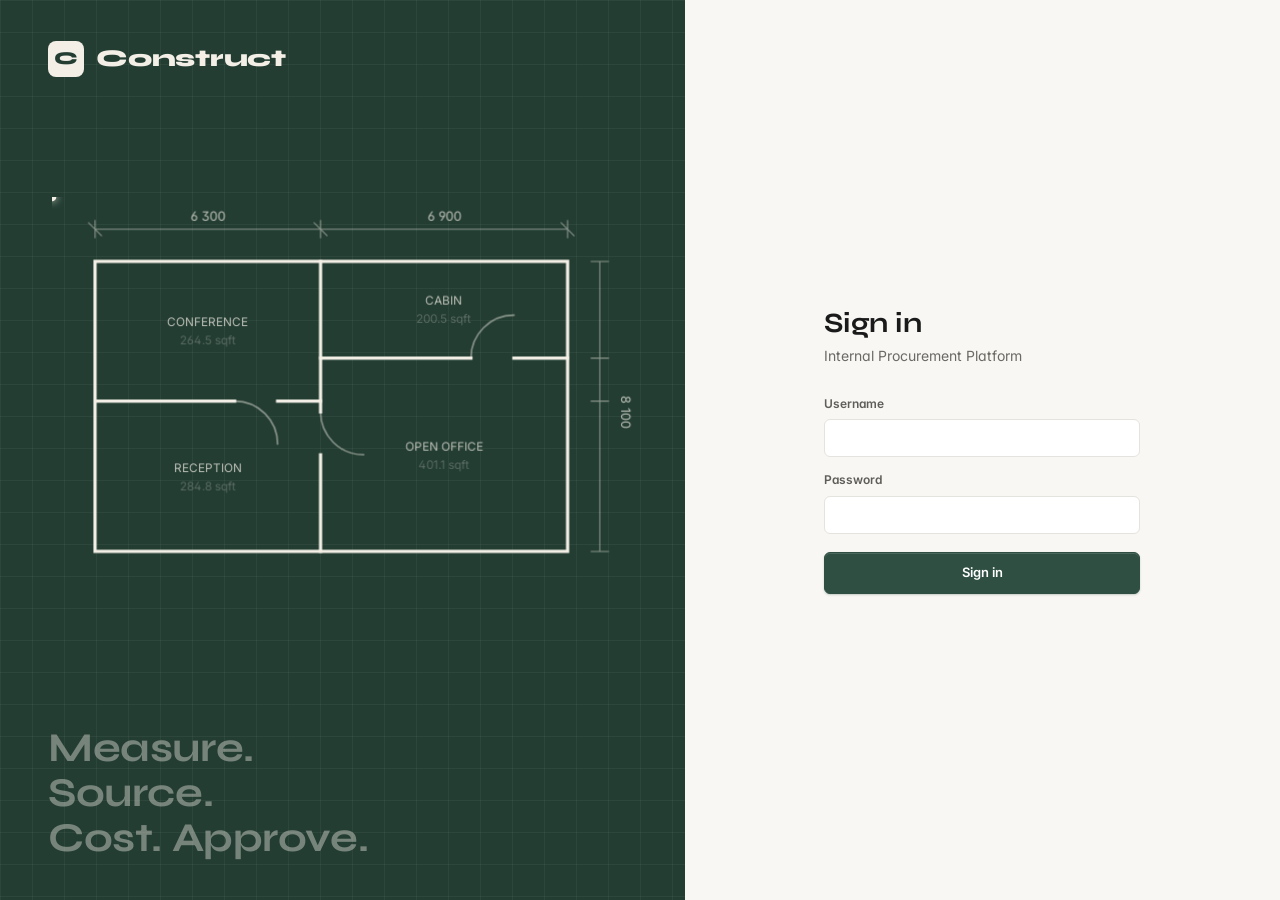
<file: index.html>
<!DOCTYPE html>
<html lang="en">
<head>
    <meta charset="UTF-8">
    <meta name="viewport" content="width=device-width, initial-scale=1.0">
    <title>Projects — Construct</title>
    <link rel="stylesheet" href="styles.css?v=2">
    <link href="https://fonts.googleapis.com/css2?family=Inter:wght@300;400;500;600;700&family=Syne:wght@600;700;800&display=swap" rel="stylesheet">
    <link href="https://fonts.googleapis.com/css2?family=Material+Symbols+Outlined:opsz,wght,FILL,GRAD@20..48,100..700,0..1,-50..200" rel="stylesheet">
    <script src="auth.js?v=2"></script>
    <script src="toast.js?v=2"></script>
    <script src="ui.js?v=2"></script>
    <script src="api.js?v=2"></script>
    <script src="cart.js?v=2"></script>

</head>
<body>

    <div class="page-body">
        <div class="main-content">
            <div class="page-header">
                <h1>Projects</h1>
                <button class="add-btn" id="add-btn">+ New project</button>
            </div>
            <div class="filter-bar">
                <select id="filter-status" onchange="loadProjects()" aria-label="Filter by status">
                    <option value="">All statuses</option>
                    <option value="Active">Active</option>
                    <option value="On Hold">On hold</option>
                    <option value="Completed">Completed</option>
                </select>
                <select id="filter-priority" onchange="loadProjects()" aria-label="Filter by priority">
                    <option value="">All priorities</option>
                    <option value="High">High</option>
                    <option value="Medium">Medium</option>
                    <option value="Low">Low</option>
                </select>
                <select id="sort-projects" onchange="loadProjects()" aria-label="Sort projects">
                    <option value="">Sort: default</option>
                    <option value="priority-high">Priority: high first</option>
                    <option value="priority-low">Priority: low first</option>
                    <option value="name">Name A–Z</option>
                    <option value="budget-high">Budget: high first</option>
                </select>
            </div>
            <div id="projects-container"><div class="skeleton card" role="status" aria-label="Loading"><div class="skel-row"><span class="skel" style="width:62%"></span><span class="skel skel-sm" style="width:28%"></span></div><div class="skel-row"><span class="skel" style="width:48%"></span><span class="skel skel-sm" style="width:22%"></span></div><div class="skel-row"><span class="skel" style="width:56%"></span><span class="skel skel-sm" style="width:30%"></span></div></div></div>
        </div>
    </div>

    <!-- Add/Edit Project Modal -->
    <div class="modal-overlay" id="modal-overlay">
        <div class="modal" style="width:620px;max-width:95vw">
            <h2 id="modal-title">New Project</h2>
            
            <div class="form-grid">
                <label class="field"><span class="field-label">Project name</span><input type="text" id="proj-name" placeholder="e.g. HTC office fit-out"></label>
                <label class="field"><span class="field-label">Client</span><input type="text" id="proj-clientName" placeholder="Client name"></label>
                <label class="field"><span class="field-label">Site location</span><input type="text" id="proj-location" placeholder="e.g. Whitefield, Bengaluru"></label>
                <div class="form-grid-2">
                    <label class="field"><span class="field-label">Status</span>
                        <select id="proj-status">
                            <option value="">Not set</option>
                            <option value="Active">Active</option>
                            <option value="On Hold">On hold</option>
                            <option value="Completed">Completed</option>
                        </select>
                    </label>
                    <label class="field"><span class="field-label">Priority</span>
                        <select id="proj-priority">
                            <option value="">Not set</option>
                            <option value="High">High</option>
                            <option value="Medium">Medium</option>
                            <option value="Low">Low</option>
                        </select>
                    </label>
                </div>
                <label class="field"><span class="field-label">Budget</span>
                    <span class="input-affix"><span class="affix-left">₹</span><input type="number" id="proj-budget" inputmode="decimal" placeholder="0" style="padding-left:26px;width:100%"></span>
                </label>
                <label class="field"><span class="field-label">Area</span>
                    <span class="input-affix"><input type="number" id="proj-sft" inputmode="decimal" placeholder="0" style="padding-right:44px;width:100%"><span class="affix-right">sqft</span></span>
                </label>
                <label class="field"><span class="field-label">Start date</span><input type="date" id="proj-startDate"></label>
                <label class="field"><span class="field-label">End date</span><input type="date" id="proj-endDate"></label>
            </div>
    
            <div class="modal-buttons" style="margin-top:16px">
                <button id="delete-project-btn" class="delete-btn" style="display:none">Delete</button>
                <button id="cancel-btn">Cancel</button>
                <button id="confirm-btn">Create</button>
            </div>
        </div>
    </div>

    <!-- Manage Access Modal (admin only) -->
    <div class="modal-overlay" id="access-modal">
        <div class="modal" style="width:420px">
            <h2>Manage Access</h2>
            <p class="text-13 text-muted">Who can see and work on this project.</p>
            <div id="access-user-list" style="max-height:320px;overflow-y:auto;display:flex;flex-direction:column;gap:6px"></div>
            <div class="modal-buttons">
                <button id="access-modal-close">Done</button>
            </div>
        </div>
    </div>
    </div>

    <script src="topbar.js?v=2"></script>
    <script>
        let editingId = null;
        document.getElementById('add-btn').style.display = isAdmin() ? '' : 'none';

        const statusColors = {
            'Active': '#355E45',
            'On Hold': '#7A5C22',
            'Completed': '#6B6963'
        };

        const priorityColors = {
            'High': '#B3362B',
            'Medium': '#7A5C22',
            'Low': '#355E45'
        };

        async function loadProjects() {
    let response = await authFetch('https://construct-backend-production.up.railway.app/api/projects');
    let projects = await response.json();
    
    // Filter and sort first
    let statusFilter = document.getElementById('filter-status').value;
    let priorityFilter = document.getElementById('filter-priority').value;
    let sortValue = document.getElementById('sort-projects').value;
    if (statusFilter) projects = projects.filter(p => p.status === statusFilter);
    if (priorityFilter) projects = projects.filter(p => p.priority === priorityFilter);
    const priorityOrder = { 'High': 1, 'Medium': 2, 'Low': 3 };
    if (sortValue === 'priority-high') projects.sort((a, b) => (priorityOrder[a.priority] || 99) - (priorityOrder[b.priority] || 99));
    if (sortValue === 'priority-low') projects.sort((a, b) => (priorityOrder[b.priority] || 99) - (priorityOrder[a.priority] || 99));
    if (sortValue === 'name') projects.sort((a, b) => a.name.localeCompare(b.name));
    if (sortValue === 'budget-high') projects.sort((a, b) => (b.budget || 0) - (a.budget || 0));

    let container = document.getElementById('projects-container');
    container.innerHTML = '';

    if (projects.length === 0) {
        container.innerHTML = (statusFilter || priorityFilter)
            ? '<div class="empty-state card"><strong>No projects match these filters</strong>Change the status or priority filter to see more.</div>'
            : (isAdmin()
                ? '<div class="empty-state card"><strong>No projects yet</strong>Create a project to start measuring rooms and building its BOQ.</div>'
                : '<div class="empty-state card"><strong>No projects assigned to you</strong>Ask an admin to give you access to a project.</div>');
        return;
    }

    // Fetch all data in parallel for all projects
    let [allBoqResults, allConfirmedResults] = await Promise.all([
        Promise.all(projects.map(p => 
            authFetch(`https://construct-backend-production.up.railway.app/api/boq/${p.id}`).then(r => r.json())
        )),
        Promise.all(projects.map(p => 
            authFetch(`https://construct-backend-production.up.railway.app/api/confirmed-categories/${p.id}`).then(r => r.json())
        ))
    ]);

    projects.forEach(function(project, index) {
        let boqItems = allBoqResults[index];
        let confirmedItems = allConfirmedResults[index];
        
        let groups = {};
        boqItems.forEach(item => { let k = item.category || 'Other'; if (!groups[k]) groups[k] = true; });
        let totalCats = Object.keys(groups).length;
        let confirmedCatsCount = confirmedItems.length;
        let progress = totalCats > 0 ? Math.round((confirmedCatsCount / totalCats) * 100) : 0;

        // render card
        let card = document.createElement('div');
        card.className = 'project-card card';
        let safeName = (project.name || '').replace(/\\/g, '\\\\').replace(/'/g, "\\'").replace(/"/g, '&quot;');
        let statusBadge = project.status ? `<span class="badge" style="color:${statusColors[project.status] || 'var(--text-secondary)'};background:${(statusColors[project.status] || '#6B6963')}1A">${escapeHtml(project.status)}</span>` : '';
        let priorityBadge = project.priority ? `<span class="badge" style="color:${priorityColors[project.priority] || 'var(--text-secondary)'};background:${(priorityColors[project.priority] || '#6B6963')}1A">${escapeHtml(project.priority)} priority</span>` : '';
        let facts = [];
        if (project.squareFootage) facts.push(['Area', Number(project.squareFootage).toLocaleString('en-IN') + ' sqft']);
        if (project.budget && !isVisualizer()) facts.push(['Budget', formatINR(project.budget)]);
        if (project.startDate) facts.push(['Timeline', project.startDate + ' – ' + (project.endDate || 'open')]);
        card.innerHTML = `
    <div class="project-main" onclick="selectProject(${project.id}, '${safeName}')" aria-label="Open ${escapeHtml(project.name)}">
        <div class="project-title-row">
            <h2 class="project-name">${escapeHtml(project.name)}</h2>
            ${project.clientName ? `<span class="text-13 text-muted">${escapeHtml(project.clientName)}</span>` : ''}
        </div>
        ${(statusBadge || priorityBadge || project.location) ? `
        <div class="row" style="gap:6px;flex-wrap:wrap;margin-bottom:12px">
            ${statusBadge}${priorityBadge}
            ${project.location ? `<span class="text-12 text-muted">${escapeHtml(project.location)}</span>` : ''}
        </div>` : ''}
        ${facts.length ? `
        <dl class="project-facts">
            ${facts.map(([k, v]) => `<div><dt>${k}</dt><dd>${v}</dd></div>`).join('')}
        </dl>` : ''}
        <div class="project-progress">
            ${totalCats > 0 ? `
            <div class="progress-track" role="progressbar" aria-valuemin="0" aria-valuemax="${totalCats}" aria-valuenow="${confirmedCatsCount}" aria-label="BOQ categories confirmed"><div style="width:${progress}%"></div></div>
            <span class="text-12 text-secondary tnum">${confirmedCatsCount} of ${totalCats} categories confirmed</span>
            ` : `<span class="text-12 text-muted">No BOQ items yet</span>`}
        </div>
    </div>

    <div class="project-actions">
        <button class="btn btn-secondary" onclick="event.stopPropagation(); viewBOQ(${project.id}, '${safeName}')">View BOQ</button>
        ${isAdmin() ? `
        <button class="btn btn-secondary" onclick="event.stopPropagation(); openAccessModal(${project.id}, '${safeName}')">Manage access</button>` : ''}
        <button aria-label="Edit project" title="Edit project" class="dots-btn" onclick="event.stopPropagation(); editProject(${project.id})"><svg class="ic" width="18" height="18" viewBox="0 0 24 24" fill="none" stroke="currentColor" stroke-width="2" stroke-linecap="round" stroke-linejoin="round" aria-hidden="true"><circle cx="12" cy="5" r="1"/><circle cx="12" cy="12" r="1"/><circle cx="12" cy="19" r="1"/></svg></button>
    </div>
`;
        container.appendChild(card);
    });
}

        function selectProject(id, name) {
            localStorage.setItem('selectedProjectId', id);
            localStorage.setItem('selectedProjectName', name);
            window.location.href = 'project-detail.html';
        }

        function viewBOQ(id, name) {
            localStorage.setItem('selectedProjectId', id);
            localStorage.setItem('selectedProjectName', name);
            window.location.href = 'boq-detail.html';
        }

        async function openAccessModal(projectId, projectName) {
            let listEl = document.getElementById('access-user-list');
            listEl.innerHTML = skeleton(3);
            document.getElementById('access-modal').classList.add('open');

            let [usersRes, assignedRes] = await Promise.all([
                authFetch(`${API}/api/users`),
                authFetch(`${API}/api/project-assignments/${projectId}`)
            ]);
            if (!usersRes.ok || !assignedRes.ok) {
                listEl.innerHTML = '<p style="color:var(--destructive);font-size:13px">Could not load access.</p>';
                return;
            }
            let users = await usersRes.json();
            let assigned = new Set(await assignedRes.json());

            listEl.innerHTML = users.map(u => `
                <label class="checkbox-item" style="cursor:pointer">
                    <input type="checkbox" data-username="${u.username}" ${assigned.has(u.username) ? 'checked' : ''}
                        onchange="toggleAccess(${projectId}, '${u.username}', this.checked)">
                    <span>${u.username} <span style="color:var(--text-muted);font-size:12px">(${u.role})</span></span>
                </label>
            `).join('') || '<p style="color:var(--text-muted);font-size:13px">No other users yet.</p>';
        }

        async function toggleAccess(projectId, username, shouldAssign) {
            if (shouldAssign) {
                await authFetch(`${API}/api/project-assignments`, {
                    method: 'POST',
                    headers: authHeaders(),
                    body: JSON.stringify({ projectId, username })
                });
                showToast(`${username} can now access this project`, 'success');
            } else {
                await authFetch(`${API}/api/project-assignments/${projectId}/${username}`, {
                    method: 'DELETE',
                    headers: authHeaders()
                });
                showToast(`${username} no longer has access`, 'info');
            }
        }

        document.getElementById('access-modal-close').addEventListener('click', function() {
            document.getElementById('access-modal').classList.remove('open');
            loadProjects();
        });

        async function editProject(id) {
            let response = await authFetch('https://construct-backend-production.up.railway.app/api/projects/' + id);
            let project = await response.json();
            editingId = id;
            document.getElementById('proj-name').value = project.name || '';
            document.getElementById('proj-location').value = project.location || '';
            document.getElementById('proj-status').value = project.status || '';
            document.getElementById('proj-priority').value = project.priority || '';
            document.getElementById('proj-clientName').value = project.clientName || '';
            document.getElementById('proj-budget').value = project.budget || '';
            document.getElementById('proj-startDate').value = project.startDate || '';
            document.getElementById('proj-endDate').value = project.endDate || '';
            document.getElementById('proj-sft').value = project.squareFootage || '';
            document.getElementById('modal-title').textContent = 'Edit Project';
            document.getElementById('confirm-btn').textContent = 'Save';
            document.getElementById('delete-project-btn').style.display = isAdmin() ? 'block' : 'none';
            modal.classList.add('open');
        }

        let modal = document.getElementById('modal-overlay');
        let addBtn = document.getElementById('add-btn');
        let cancelBtn = document.getElementById('cancel-btn');
        let confirmBtn = document.getElementById('confirm-btn');

        addBtn.addEventListener('click', function() {
    editingId = null;
    document.getElementById('proj-name').value = '';
    document.getElementById('proj-location').value = '';
    document.getElementById('proj-status').value = '';
    document.getElementById('proj-priority').value = '';
    document.getElementById('proj-clientName').value = '';
    document.getElementById('proj-budget').value = '';
    document.getElementById('proj-startDate').value = '';
    document.getElementById('proj-endDate').value = '';
    document.getElementById('proj-sft').value = '';
    document.getElementById('modal-title').textContent = 'New Project';
    document.getElementById('confirm-btn').textContent = 'Create';
    document.getElementById('delete-project-btn').style.display = 'none';
    modal.classList.add('open');
});

        cancelBtn.addEventListener('click', function() {
            modal.classList.remove('open');
            editingId = null;
        });

        confirmBtn.addEventListener('click', async function() {
            let name = document.getElementById('proj-name').value.trim();
            let location = document.getElementById('proj-location').value.trim();
            let status = document.getElementById('proj-status').value;
            let priority = document.getElementById('proj-priority').value;
            let clientName = document.getElementById('proj-clientName').value.trim();
let budget = document.getElementById('proj-budget').value;
let startDate = document.getElementById('proj-startDate').value;
let endDate = document.getElementById('proj-endDate').value;
let squareFootage = document.getElementById('proj-sft').value;
            if (name === '') {
                showToast('Please enter a project name', 'error');
                return;
            }

            let project = { name, location, status, priority, clientName, budget: parseFloat(budget), startDate, endDate, squareFootage: parseFloat(squareFootage) };

            if (editingId) {
                await authFetch('https://construct-backend-production.up.railway.app/api/projects/' + editingId, {
                    method: 'PUT',
                    headers: { 'Content-Type': 'application/json' },
                    body: JSON.stringify(project)
                });
            } else {
                await authFetch('https://construct-backend-production.up.railway.app/api/projects', {
                    method: 'POST',
                    headers: { 'Content-Type': 'application/json' },
                    body: JSON.stringify(project)
                });
            }

            modal.classList.remove('open');
            editingId = null;
            loadProjects();
        });

        document.getElementById('delete-project-btn').addEventListener('click', async function() {
            if (await uiConfirm('Delete this project? This cannot be undone.')) {
                await authFetch('https://construct-backend-production.up.railway.app/api/projects/' + editingId, {
                    method: 'DELETE'
                });
                if (localStorage.getItem('selectedProjectId') == editingId) {
                    localStorage.removeItem('selectedProjectId');
                    localStorage.removeItem('selectedProjectName');
                }
                modal.classList.remove('open');
                editingId = null;
                loadProjects();
            }
        });

        loadProjects();
        updateCartCount();
    </script>
</body>
</html>
</file>
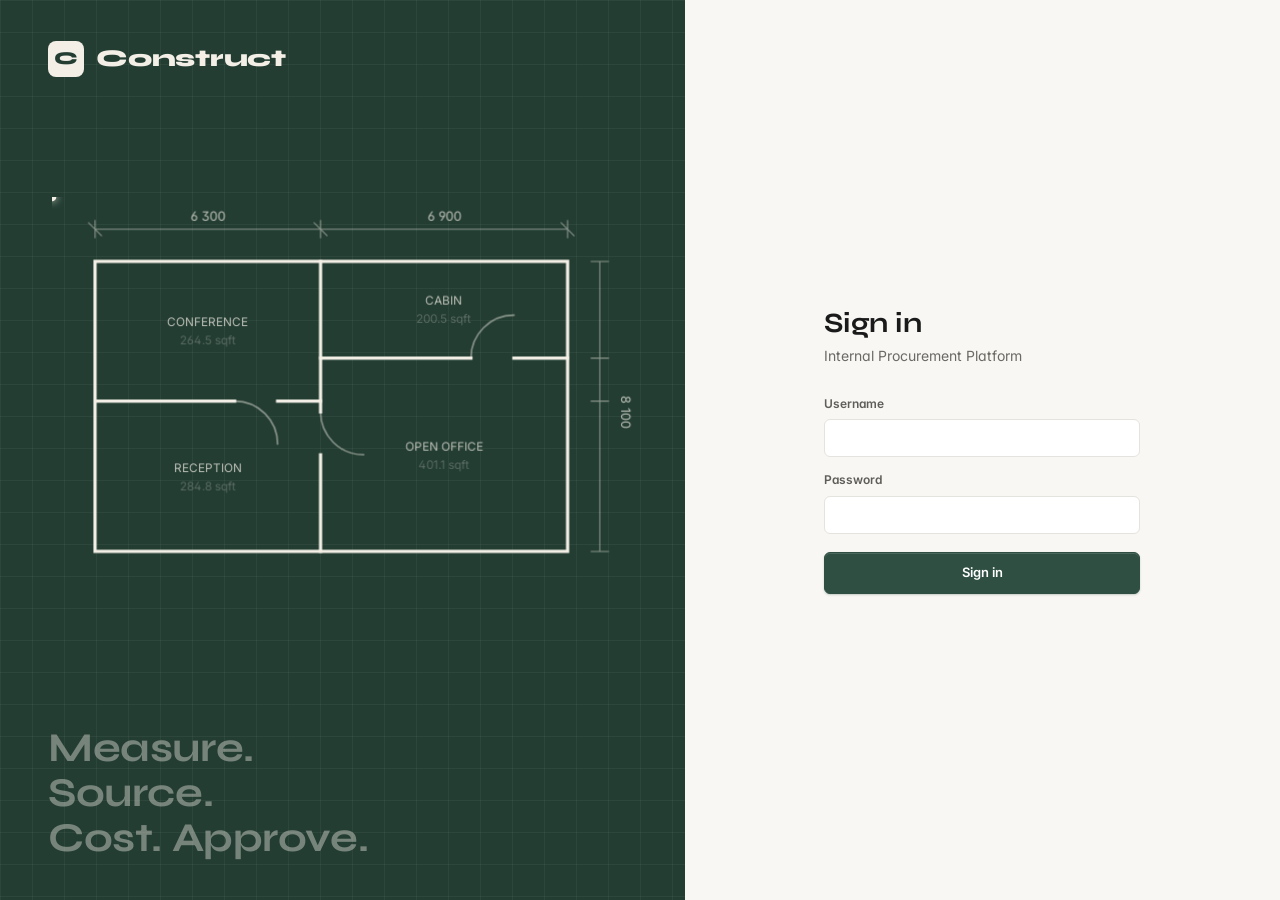
<file: all-products.html>
<!DOCTYPE html>
<html>
    <head>
    <meta charset="UTF-8">
    <meta name="viewport" content="width=device-width, initial-scale=1.0">
        <title>All products — Construct</title>
        <link rel="stylesheet" href="styles.css?v=2">
        <script src="auth.js?v=2"></script>
        <script src="toast.js?v=2"></script>
        <script src="ui.js?v=2"></script>
        <script src="api.js?v=2"></script>
        <script src = "cart.js"></script>

    </head>
    <body>
        <div class="page-body">
            <div class="main-content">
                <a href="suppliers.html" class="back-btn" style="margin-bottom:8px">← Suppliers</a>
                <div class="page-header">
                    <h1 id="category-title">Products</h1>
                    <div class="search-box">
                        <input type="search" placeholder="Search products" aria-label="Search products">
                    </div>
                    <div class="view-toggle">
                        <button id="grid-view-btn" class="view-toggle-btn active" onclick="setView('grid')"><svg class="ic" width="16" height="16" viewBox="0 0 24 24" fill="none" stroke="currentColor" stroke-width="2" stroke-linecap="round" stroke-linejoin="round" aria-hidden="true"><rect x="3" y="3" width="7" height="7"/><rect x="14" y="3" width="7" height="7"/><rect x="3" y="14" width="7" height="7"/><rect x="14" y="14" width="7" height="7"/></svg> Grid</button>
                        <button id="list-view-btn" class="view-toggle-btn " onclick="setView('list')"><svg class="ic" width="16" height="16" viewBox="0 0 24 24" fill="none" stroke="currentColor" stroke-width="2" stroke-linecap="round" stroke-linejoin="round" aria-hidden="true"><path d="M8 6h13M8 12h13M8 18h13M3 6h.01M3 12h.01M3 18h.01"/></svg> List</button>
                    </div>
                </div>
                <div class="product-grid" id="product-grid"></div>
            </div>
        </div>

        <div class="modal-overlay" id="project-modal">
            <div class="modal">
                <h2>Select Project</h2>
                <div id="project-list-modal"></div>
                <div class="modal-buttons">
                    <button id="project-modal-close">Close</button>
                </div>
            </div>
        </div>

        <div class="modal-overlay" id="product-detail-modal">
            <div class="modal" style="width:580px;max-width:95vw">
                <div style="display:flex;justify-content:space-between;align-items:flex-start;margin-bottom:16px">
                    <h2 id="pd-name" style="font-size:18px;max-width:480px"></h2>
                    <button onclick="document.getElementById('product-detail-modal').classList.remove('open')" class="icon-btn" aria-label="Close"><svg class="ic" width="16" height="16" viewBox="0 0 24 24" fill="none" stroke="currentColor" stroke-width="2" stroke-linecap="round" stroke-linejoin="round" aria-hidden="true"><path d="M18 6L6 18M6 6l12 12"/></svg></button>
                </div>
        
                <div style="display:grid;grid-template-columns:1fr 1fr;gap:10px;margin-bottom:16px">
                    <div>
                        <div class="label-caps">Brand</div>
                        <div id="pd-brand" style="font-size:14px;color:var(--text-primary)"></div>
                    </div>
                    <div>
                        <div class="label-caps">Code</div>
                        <div id="pd-code" style="font-size:14px;color:var(--text-primary)"></div>
                    </div>
                    <div>
                        <div class="label-caps">Dimensions</div>
                        <div id="pd-dimensions" style="font-size:14px;color:var(--text-primary)"></div>
                    </div>
                    <div>
                        <div class="label-caps">Unit</div>
                        <div id="pd-unit" style="font-size:14px;color:var(--text-primary)"></div>
                    </div>
                    <div>
                        <div class="label-caps">Availability</div>
                        <div id="pd-availability" style="font-size:14px;color:var(--text-primary)"></div>
                    </div>
                    <div>
                        <div class="label-caps">Price</div>
                        <div id="pd-price" style="font-size:18px;font-weight:700;color:var(--accent)"></div>
                    </div>
                </div>
        
                <div id="pd-description-section" style="display:none;margin-bottom:16px">
                    <div style="font-size:12px;font-weight:600;color:var(--text-muted);margin-bottom:8px">Description / Specification</div>
                    <div id="pd-description" style="font-size:13px;color:var(--text-secondary);line-height:1.7;background:var(--bg);border:1px solid var(--border);border-radius:8px;padding:14px;white-space:pre-wrap;max-height:200px;overflow-y:auto"></div>
                </div>
        
                <div class="modal-buttons">
                    <button onclick="document.getElementById('product-detail-modal').classList.remove('open')" 
                        id="pd-cancel">Close</button>
                    <button id="pd-add-btn" class="add-btn">Add to BOQ</button>
                </div>
            </div>
        </div>

        <script src="topbar.js?v=2"></script>
        <script>
            let currentView = localStorage.getItem('productView') || 'grid';
            let categoryId = localStorage.getItem('selectedCategoryId');
            let categoryName = localStorage.getItem('selectedCategoryName');
            document.getElementById('category-title').textContent = categoryName ? categoryName + ' — all products' : 'All products';

            async function loadAllProducts() {
                let productsResponse = await authFetch('https://construct-backend-production.up.railway.app/api/products/by-category/' + categoryId);
                let products = await productsResponse.json();

                let grid = document.querySelector('.product-grid');
                grid.innerHTML = '';

                if (products.length > 0) {
                    let header = document.createElement('div');
                    header.className = 'section-title'; header.style.gridColumn = '1/-1';
                    header.textContent = 'Products';
                    grid.appendChild(header);

                    if(currentView === 'list') {
                        renderProductsList(grid,products);
                    }
                    else {
                        renderProductsGrid(grid,products);
                    }
                }

                if (products.length === 0) {
                grid.innerHTML = '<div class="empty-state card" style="grid-column:1/-1"><strong>Nothing uploaded yet</strong>Add a product, or upload a PDF or Excel catalog from the + menu.</div>';
            }
            }

            function setView(view) {
                currentView = view;
                localStorage.setItem('productView', view);
                document.getElementById('grid-view-btn').classList.toggle('active', view === 'grid');
                document.getElementById('list-view-btn').classList.toggle('active', view === 'list');
                loadAllProducts();
            }

            function addToCartPayload(product) {
            return `addToCart({
                productId: ${product.id},
                name: '${product.name}',
                productNumber: '${product.productNumber || ''}',
                supplierName: '${product.supplierId || ''}',
                category: '${categoryName}',
                unit: '${product.unit || ''}',
                unitPrice: ${product.price},
                quantity: 1,
                totalPrice: ${product.price}
            })`;
        }

        async function renderProductsGrid(grid, products) {
            window._renderedProducts = products;
    let cart = await getCart(); // fetch once
    
    let cardRow = document.createElement('div');
    cardRow.className = 'product-grid'; cardRow.style.gridColumn = '1/-1';
    grid.appendChild(cardRow);

    products.forEach(function(product) {
        let qty = cart.filter(i => i.productId === product.id)
                      .reduce((sum, i) => sum + (i.quantity || 0), 0);
        
        let card = document.createElement('div');
        card.className = 'product-tile-card';
        card.innerHTML = `
            <div class="product-tile-image">
                ${product.imageURL
                    ? `<img src="${product.imageURL}" alt="${product.name}">`
                    : `<div class="product-tile-placeholder"><svg class="ic" width="28" height="28" viewBox="0 0 24 24" fill="none" stroke="currentColor" stroke-width="2" stroke-linecap="round" stroke-linejoin="round" aria-hidden="true"><path d="M21 8l-9-5-9 5 9 5 9-5z"/><path d="M3 8v8l9 5 9-5V8"/><path d="M12 13v8"/></svg></div>`}
            </div>
            <div class="product-tile-body">
                <div class="product-tile-name">${product.name}</div>
                <div class="product-tile-row"><span>Brand</span><span>${product.brandName || '—'}</span></div>
                <div class="product-tile-row"><span>Code</span><span>${product.productNumber || '—'}</span></div>
                <div class="product-tile-row"><span>Dimensions</span><span>${product.dimensions || '—'}</span></div>
                <div class="product-tile-row"><span>Unit</span><span>${product.unit || '—'}</span></div>
                <div class="product-tile-row"><span>Availability</span><span>${product.availability || '—'}</span></div>
                <div class="product-tile-footer">
                    <div class="product-tile-price">${formatINR(product.price)}</div>
                    ${!product.name || !product.unit || !product.price 
                        ? `<button disabled title="Missing name, unit, or price" 
                            style="width:28px;height:28px;border-radius:50%;background:var(--border);color:var(--text-muted);border:none;font-size:18px;cursor:not-allowed;display:flex;align-items:center;justify-content:center">+</button>`
                        : `<div data-product-id="${product.id}">${buildCartControl(product.id, qty)}</div>`
                    }
                </div>
            </div>
        `;
        card.style.cursor = 'pointer';
        card.dataset.clickable = '';
        card.addEventListener('click', function(e) {
            if (e.target.closest('button')) return;
            openProductDetail(product);
        });
        cardRow.appendChild(card);
    });
}

        document.querySelector('.search-box input').addEventListener('input', function() {
    let query = this.value.toLowerCase().trim();
    
    // List view — filter table rows
    let rows = document.querySelectorAll('#products-tbody tr');
    rows.forEach(function(row) {
        let text = row.textContent.toLowerCase();
        row.style.display = text.includes(query) ? '' : 'none';
    });

    // Grid view — filter product cards
    let cards = document.querySelectorAll('.product-tile-card');
    cards.forEach(function(card) {
        let text = card.textContent.toLowerCase();
        card.style.display = text.includes(query) ? '' : 'none';
    });
});

function buildCartControl(productId, qty) {
    let roomId = localStorage.getItem('addingToRoom');
    if (roomId) {
        return `<button class="add-to-cart-btn" 
            onclick="event.stopPropagation(); handleAddToCart(${productId})">+</button>`;
    }
    
    let compareBtn = `<button class="hover-accent" onclick="event.stopPropagation(); addToCompare(${productId})"
        title="Compare"
        style="width:28px;height:28px;border:1px solid var(--border);border-radius:6px;background:transparent;color:var(--text-muted);font-size:12px;cursor:pointer;display:flex;align-items:center;justify-content:center"><svg class="ic" width="16" height="16" viewBox="0 0 24 24" fill="none" stroke="currentColor" stroke-width="2" stroke-linecap="round" stroke-linejoin="round" aria-hidden="true"><path d="M7 16V4M3 8l4-4 4 4M17 8v12M21 16l-4 4-4-4"/></svg></button>`;
    
    if (qty > 0) {
        return `
            <div style="display:flex;align-items:center;gap:4px" onclick="event.stopPropagation()">
                ${compareBtn}
                <div style="display:inline-flex;align-items:center;border:1px solid var(--border);border-radius:6px;overflow:hidden">
                    <button class="hover-bg" onclick="handleDecrease(${productId})"
                        style="width:22px;height:22px;border:none;background:transparent;color:var(--text-secondary);font-size:16px;cursor:pointer;display:flex;align-items:center;justify-content:center">−</button>
                    <input type="number" value="${qty}" min="1"
                        style="width:32px;height:22px;border:none;text-align:center;font-family:inherit;font-size:12px;font-weight:600;color:var(--text-primary);background:transparent;outline:none;-moz-appearance:textfield;appearance:textfield"
                        onchange="handleQtyInput(${productId}, this.value)"
                        onclick="event.stopPropagation()">
                    <button class="hover-bg" onclick="handleIncrease(${productId})"
                        style="width:22px;height:22px;border:none;background:transparent;color:var(--accent);font-size:16px;cursor:pointer;display:flex;align-items:center;justify-content:center">+</button>
                </div>
            </div>
        `;
    }
    return `
        <div style="display:flex;align-items:center;gap:4px" onclick="event.stopPropagation()">
            ${compareBtn}
            <button class="add-to-cart-btn" 
                onclick="event.stopPropagation(); handleAddToCart(${productId})">+</button>
        </div>
    `;
}

async function handleIncrease(productId) {
    if (!_cartCache) _cartCache = await getCart();
    let item = _cartCache.find(i => i.productId === productId);
    if (item) {
        item.quantity += 1;
        document.querySelectorAll(`[data-product-id="${productId}"] input`).forEach(el => el.value = item.quantity);
        updateCartCountFromCache();
        fetch(`${API}/api/boq/${item.id}`, {
            method: 'PUT',
            headers: authHeaders(),
            body: JSON.stringify(item)
        });
    }
}

async function handleDecrease(productId) {
    if (!_cartCache) _cartCache = await getCart();
    let item = _cartCache.find(i => i.productId === productId);
    if (!item) return;
    if (item.quantity <= 1) {
        _cartCache = _cartCache.filter(i => i.productId !== productId);
        document.querySelectorAll(`[data-product-id="${productId}"]`).forEach(el => {
            el.innerHTML = buildCartControl(productId, 0);
        });
        updateCartCountFromCache();
        fetch(`${API}/api/boq/${item.id}`, { method: 'DELETE', headers: authHeaders() });
    } else {
        item.quantity -= 1;
        document.querySelectorAll(`[data-product-id="${productId}"] input`).forEach(el => el.value = item.quantity);
        updateCartCountFromCache();
        fetch(`${API}/api/boq/${item.id}`, {
            method: 'PUT',
            headers: authHeaders(),
            body: JSON.stringify(item)
        });
    }
}

async function handleQtyInput(productId, value) {
    let qty = parseInt(value);
    if (isNaN(qty) || qty < 1) return;
    if (!_cartCache) _cartCache = await getCart();
    let item = _cartCache.find(i => i.productId === productId);
    if (item) {
        item.quantity = qty;
        updateCartCountFromCache();
        fetch(`${API}/api/boq/${item.id}`, {
            method: 'PUT',
            headers: authHeaders(),
            body: JSON.stringify(item)
        });
    }
}

async function renderProductsList(grid, products) {
    window._renderedProducts = products;
    let cart = await getCart(); // fetch once
    
    let table = document.createElement('table');
    table.className = 'list-table';
    table.innerHTML = `
        <thead>
            <tr>
                <th></th>
                <th>Name</th>
                <th>Brand</th>
                <th>Code</th>
                <th>Dimensions</th>
                <th>Unit</th>
                <th>Availability</th>
                <th class="num">Price</th>
                <th></th>
                <th></th>
            </tr>
        </thead>
        <tbody id="products-tbody"></tbody>
    `;
    grid.appendChild(table);

    let tbody = document.getElementById('products-tbody');

    products.forEach(function(product) {
        let qty = cart.filter(i => i.productId === product.id)
                      .reduce((sum, i) => sum + (i.quantity || 0), 0);

        let row = document.createElement('tr');
        row.style.cursor = 'pointer';
        row.innerHTML = `
            <td>
                ${product.imageURL
                    ? `<img src="${product.imageURL}" alt="${product.name}" class="list-thumb">`
                    : `<div class="list-thumb-placeholder"><svg class="ic" width="28" height="28" viewBox="0 0 24 24" fill="none" stroke="currentColor" stroke-width="2" stroke-linecap="round" stroke-linejoin="round" aria-hidden="true"><path d="M21 8l-9-5-9 5 9 5 9-5z"/><path d="M3 8v8l9 5 9-5V8"/><path d="M12 13v8"/></svg></div>`}
            </td>
            <td style="font-weight:500">${product.name}</td>
            <td>${product.brandName || '—'}</td>
            <td>${product.productNumber || '—'}</td>
            <td>${product.dimensions || '—'}</td>
            <td>${product.unit || '—'}</td>
            <td>${product.availability || '—'}</td>
            <td class="num fw-600 text-accent">${formatINR(product.price)}</td>
            <td><button aria-label="Edit product" title="Edit product" class="dots-btn" onclick="event.stopPropagation(); editProduct(${product.id})"><svg class="ic" width="18" height="18" viewBox="0 0 24 24" fill="none" stroke="currentColor" stroke-width="2" stroke-linecap="round" stroke-linejoin="round" aria-hidden="true"><circle cx="12" cy="5" r="1"/><circle cx="12" cy="12" r="1"/><circle cx="12" cy="19" r="1"/></svg></button></td>
            <td><div data-product-id="${product.id}">${buildCartControl(product.id, qty)}</div></td>
        `;
        row.dataset.clickable = '';
        row.addEventListener('click', function(e) {
            if (e.target.closest('button')) return;
            openProductDetail(product);
        });
        tbody.appendChild(row);
    });
}

        async function getCartQuantity(productId) {
    let cart = await getCart();
    let item = cart.find(i => i.productId === productId);
    return item ? item.quantity : 0;
}

async function handleAddToCart(productId) {
    let product = window._renderedProducts.find(p => p.id === productId);
    if (!product) return;
    
    let roomId = localStorage.getItem('addingToRoom');
    
    if (roomId) {
        await addToRoomShortlist(product.id, product.name, product.price, product.unit || '', roomId);
    } else {
        let payload = addToCartPayload(product);
        eval(payload);
        showToast(product.name + ' added to BOQ', 'success');
    }
    
    // Update button to green checkmark
    document.querySelectorAll(`[data-product-id="${productId}"]`).forEach(el => {
        el.innerHTML = buildCartControl(productId, 1);
    });
    updateCartCount();
}

window._compareList = window._compareList || [];

function addToCompare(productId) {
    let product = window._renderedProducts.find(p => p.id === productId);
    if (!product) return;
    
    if (window._compareList.find(p => p.id === productId)) {
        removeFromCompare(productId);
        return;
    }
    
    if (window._compareList.length >= 4) {
        showToast('You can compare up to 4 products at a time', 'warning');
        return;
    }
    
    window._compareList.push(product);
    updateCompareTray();
}

function removeFromCompare(productId) {
    window._compareList = window._compareList.filter(p => p.id !== productId);
    updateCompareTray();
}

function updateCompareTray() {
    let tray = document.getElementById('compare-tray');
    let items = document.getElementById('compare-tray-items');
    let btn = document.getElementById('compare-btn');
    
    if (window._compareList.length === 0) {
        tray.style.display = 'none';
        return;
    }
    
    tray.style.display = 'flex';
    btn.style.display = window._compareList.length >= 2 ? 'inline-flex' : 'none';
    
    items.innerHTML = '';
    window._compareList.forEach(function(product) {
        let chip = document.createElement('div');
        chip.style.cssText = 'display:flex;align-items:center;gap:6px;padding:4px 10px;background:var(--bg);border:1px solid var(--border);border-radius:6px;white-space:nowrap;flex-shrink:0';
        chip.innerHTML = `
            <span style="font-size:12px;color:var(--text-primary);font-weight:500">${product.name.substring(0, 30)}${product.name.length > 30 ? '...' : ''}</span>
            <button onclick="removeFromCompare(${product.id})" style="background:none;border:none;color:var(--text-muted);cursor:pointer;font-size:14px;line-height:1;padding:0" aria-label="Remove"><svg class="ic" width="16" height="16" viewBox="0 0 24 24" fill="none" stroke="currentColor" stroke-width="2" stroke-linecap="round" stroke-linejoin="round" aria-hidden="true"><path d="M18 6L6 18M6 6l12 12"/></svg></button>
        `;
        items.appendChild(chip);
    });
}

function clearCompare() {
    window._compareList = [];
    updateCompareTray();
}

function openCompareView() {
    let grid = document.getElementById('compare-grid');
    let products = window._compareList;
    
    // All field labels
    let fields = [
        { label: 'Image', key: 'imageURL', type: 'image' },
        { label: 'Name', key: 'name', type: 'text' },
        { label: 'Brand', key: 'brandName', type: 'text' },
        { label: 'Code', key: 'productNumber', type: 'text' },
        { label: 'Dimensions', key: 'dimensions', type: 'text' },
        { label: 'Unit', key: 'unit', type: 'text' },
        { label: 'Availability', key: 'availability', type: 'text' },
        { label: 'Price', key: 'price', type: 'price' },
    ];
    
    grid.style.gridTemplateColumns = `120px repeat(${products.length}, 1fr)`;
    grid.innerHTML = '';
    
    // Header row — product names
    let headerLabel = document.createElement('div');
    headerLabel.style.cssText = 'font-size:12px;font-weight:600;color:var(--text-muted);display:flex;align-items:flex-end;padding-bottom:8px;border-bottom:2px solid var(--border)';
    headerLabel.textContent = '';
    grid.appendChild(headerLabel);
    
    products.forEach(function(product) {
        let header = document.createElement('div');
        header.style.cssText = 'padding-bottom:8px;border-bottom:2px solid var(--accent);text-align:center';
        header.innerHTML = `
            <div style="font-size:13px;font-weight:700;color:var(--text-primary)">${product.name.substring(0, 40)}</div>
            <div style="font-size:12px;color:var(--text-muted);margin-top:2px">${product.brandName || '—'}</div>
        `;
        grid.appendChild(header);
    });
    
    // Field rows
    fields.forEach(function(field) {
        let label = document.createElement('div');
        label.style.cssText = 'font-size:12px;font-weight:600;color:var(--text-muted);padding:12px 0;border-bottom:1px solid var(--border);display:flex;align-items:center';
        label.textContent = field.label;
        grid.appendChild(label);
        
        products.forEach(function(product) {
            let cell = document.createElement('div');
            cell.style.cssText = 'padding:12px 8px;border-bottom:1px solid var(--border);text-align:center';
            
            if (field.type === 'image') {
                cell.innerHTML = product.imageURL 
                    ? `<img src="${product.imageURL}" style="width:80px;height:80px;object-fit:contain;border-radius:6px">`
                    : `<div style="width:80px;height:80px;background:var(--bg);border-radius:6px;margin:auto;display:flex;align-items:center;justify-content:center;font-size:24px"><svg class="ic" width="28" height="28" viewBox="0 0 24 24" fill="none" stroke="currentColor" stroke-width="2" stroke-linecap="round" stroke-linejoin="round" aria-hidden="true"><path d="M21 8l-9-5-9 5 9 5 9-5z"/><path d="M3 8v8l9 5 9-5V8"/><path d="M12 13v8"/></svg></div>`;
            } else if (field.type === 'price') {
                cell.innerHTML = `<span style="font-size:16px;font-weight:700;color:var(--accent)">₹${(product[field.key] || 0).toLocaleString('en-IN')}</span>`;
            } else {
                cell.innerHTML = `<span style="font-size:13px;color:var(--text-primary)">${product[field.key] || '—'}</span>`;
            }
            grid.appendChild(cell);
        });
    });
    
    // Add to BOQ row
    let addLabel = document.createElement('div');
    addLabel.style.cssText = 'padding:12px 0;display:flex;align-items:center;font-size:12px;font-weight:600;color:var(--text-muted)';
    addLabel.textContent = 'Action';
    grid.appendChild(addLabel);
    
    products.forEach(function(product) {
        let cell = document.createElement('div');
        cell.style.cssText = 'padding:12px 8px;text-align:center';
        cell.innerHTML = `<button onclick="handleAddToCart(${product.id}); document.getElementById('compare-modal').classList.remove('open')"
            class="add-btn" style="font-size:12px;padding:6px 14px">Add to BOQ</button>`;
        grid.appendChild(cell);
    });
    
    document.getElementById('compare-modal').classList.add('open');
}

function openProductDetail(product) {
    document.getElementById('pd-name').textContent = product.name || '—';
    document.getElementById('pd-brand').textContent = product.brandName || '—';
    document.getElementById('pd-code').textContent = product.productNumber || '—';
    document.getElementById('pd-dimensions').textContent = product.dimensions || '—';
    document.getElementById('pd-unit').textContent = product.unit || '—';
    document.getElementById('pd-availability').textContent = product.availability ? product.availability + ' nos' : '—';
    document.getElementById('pd-price').textContent = product.price ? '₹' + Number(product.price).toLocaleString('en-IN') : '—';
    
    let descSection = document.getElementById('pd-description-section');
    let descEl = document.getElementById('pd-description');
    if (product.description && product.description.trim()) {
        descEl.textContent = product.description;
        descSection.style.display = 'block';
    } else {
        descSection.style.display = 'none';
    }

    document.getElementById('pd-add-btn').onclick = function() {
    let payload = addToCartPayload(product);
    eval(payload);
    document.getElementById('product-detail-modal').classList.remove('open');
    loadAllProducts();
};

    document.getElementById('product-detail-modal').classList.add('open');
}

        loadAllProducts();
        updateCartCount();
        </script>

        <!-- Compare Tray -->
<div id="compare-tray" class="compare-tray" style="display:none" role="region" aria-label="Product comparison">
    <span class="label-caps" style="margin:0;white-space:nowrap">Comparing</span>
    <div id="compare-tray-items" style="display:flex;gap:8px;flex:1;overflow-x:auto"></div>
    <button onclick="clearCompare()" class="btn btn-secondary btn-sm">Clear</button>
    <button id="compare-btn" onclick="openCompareView()" class="btn btn-primary btn-sm" style="display:none">Compare</button>
</div>

<!-- Compare View Modal -->
<div class="modal-overlay" id="compare-modal">
    <div class="modal" style="width:90vw;max-width:1100px;max-height:85vh;overflow-y:auto">
        <div style="display:flex;align-items:center;justify-content:space-between;margin-bottom:20px">
            <h2 style="margin:0">Compare Products</h2>
            <button onclick="document.getElementById('compare-modal').classList.remove('open')" class="icon-btn" aria-label="Close"><svg class="ic" width="16" height="16" viewBox="0 0 24 24" fill="none" stroke="currentColor" stroke-width="2" stroke-linecap="round" stroke-linejoin="round" aria-hidden="true"><path d="M18 6L6 18M6 6l12 12"/></svg></button>
        </div>
        <div id="compare-grid" style="display:grid;gap:16px;overflow-x:auto"></div>
    </div>
</div>

    </body>
</html>
</file>
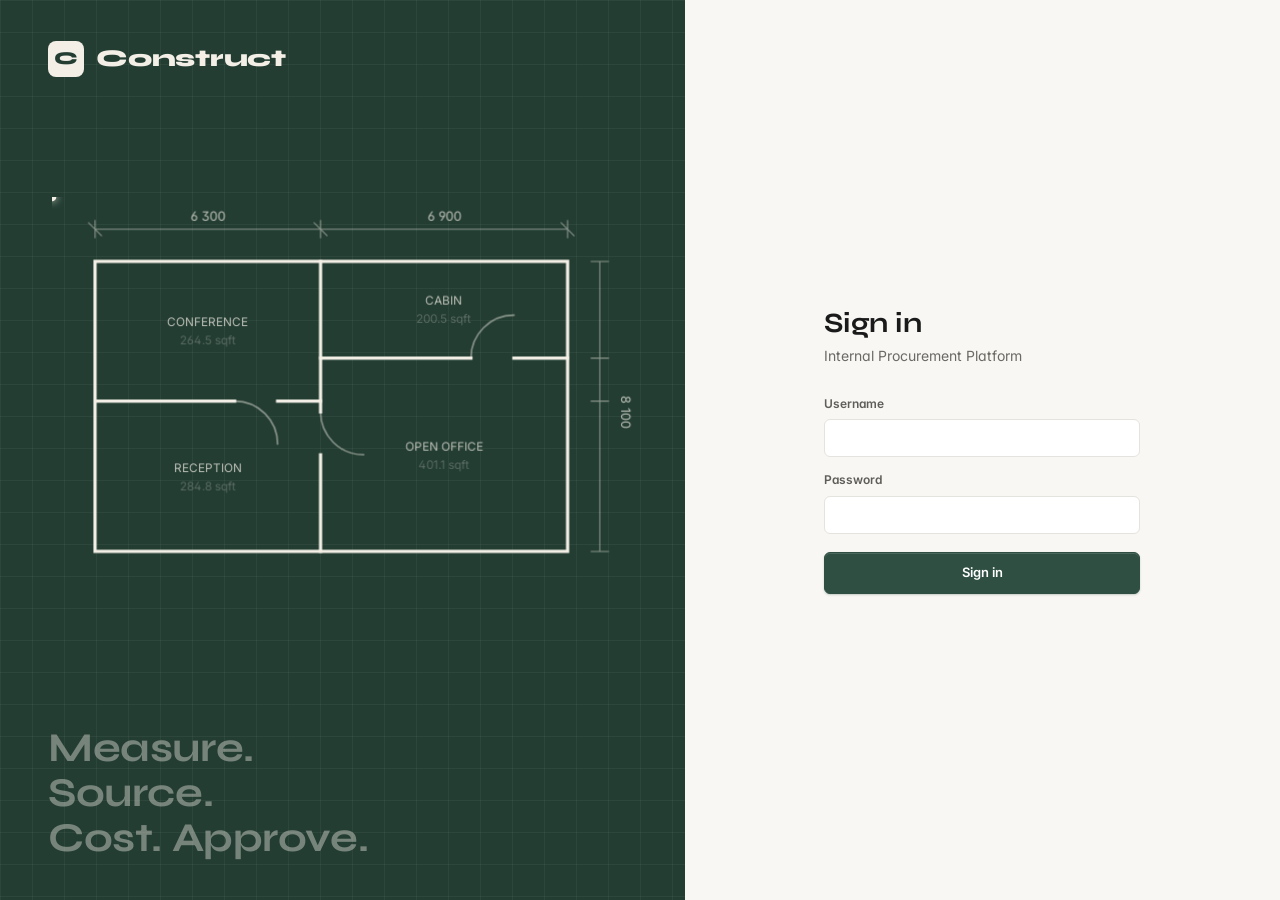
<file: approvals.html>
<!DOCTYPE html>
<html lang="en">
<head>
    <meta charset="UTF-8">
    <meta name="viewport" content="width=device-width, initial-scale=1.0">
    <title>Approvals — Construct</title>
    <link rel="stylesheet" href="styles.css?v=2">
    <link href="https://fonts.googleapis.com/css2?family=Inter:wght@300;400;500;600;700&family=Syne:wght@600;700;800&display=swap" rel="stylesheet">
    <script src="auth.js?v=2"></script>
    <script src="toast.js?v=2"></script>
    <script src="ui.js?v=2"></script>
    <script src="api.js?v=2"></script>
    <script src="cart.js?v=2"></script>
</head>
<body>

    <div class="page-body">
        <div class="main-content">
            <div class="page-header">
                <div>
                    <h1>Approvals</h1>
                    <p class="page-subtitle">BOQ changes waiting on your sign-off, across every project</p>
                </div>
            </div>
            <div id="approvals-container"><div class="skeleton card" role="status" aria-label="Loading"><div class="skel-row"><span class="skel" style="width:62%"></span><span class="skel skel-sm" style="width:28%"></span></div><div class="skel-row"><span class="skel" style="width:48%"></span><span class="skel skel-sm" style="width:22%"></span></div><div class="skel-row"><span class="skel" style="width:56%"></span><span class="skel skel-sm" style="width:30%"></span></div></div></div>
            <div id="approvals-empty" class="empty-state card" style="display:none"><strong>You're all caught up</strong>No BOQ changes are waiting for approval.</div>
        </div>
    </div>

    <script src="topbar.js?v=2"></script>
    <script>
        // Admin-only, same as the old BOQ-page Approvals tab this replaced.
        if (!isAdmin()) {
            window.location.replace('dashboard.html');
        }

        function formatNum(n) {
            return (n || 0).toLocaleString('en-IN', { minimumFractionDigits: 2, maximumFractionDigits: 2 });
        }

        function fieldChangeParts(item) {
            let current = [], requested = [];
            if (item.pendingUnitPrice !== null && item.pendingUnitPrice !== undefined) {
                current.push('Supply ₹' + formatNum(item.unitPrice));
                requested.push('Supply ₹' + formatNum(item.pendingUnitPrice));
            }
            if (item.pendingQuantity !== null && item.pendingQuantity !== undefined) {
                current.push('Qty ' + (item.quantity || 1));
                requested.push('Qty ' + item.pendingQuantity);
            }
            if (item.pendingInstallRate !== null && item.pendingInstallRate !== undefined) {
                current.push('Install ₹' + formatNum(item.installRate));
                requested.push('Install ₹' + formatNum(item.pendingInstallRate));
            }
            return { current, requested };
        }

        // Indexed lookup for the buttons below - avoids ever having to embed a
        // category/item name (which can contain quotes) inside an HTML attribute.
        let _approvalGroups = [];

        function describeGroupChanges(group) {
            return group.items.map(function(item) {
                let { current, requested } = fieldChangeParts(item);
                let parts = current.map((c, i) => `${c}→${requested[i]}`);
                return `${item.name}${parts.length ? ' (' + parts.join(', ') + ')' : ''}`;
            }).join('; ');
        }

        // Groups pending items into one card per "Send for Approval" batch, across
        // every project this admin can see. Older items with no batchId fall back to
        // one group per project+category+requestedBy so nothing gets lost.
        async function loadApprovals() {
            let container = document.getElementById('approvals-container');
            container.innerHTML = skeleton(3);

            let projectsRes = await authFetch(`${API}/api/projects`);
            let projects = projectsRes.ok ? await projectsRes.json() : [];

            let pendingLists = await Promise.all(
                projects.map(p => authFetch(`${API}/api/boq/${p.id}/pending`)
                    .then(r => r.ok ? r.json() : [])
                    .then(items => items.map(i => ({ ...i, _projectId: p.id, _projectName: p.name }))))
            );
            let pending = pendingLists.flat();

            container.innerHTML = '';
            document.getElementById('approvals-empty').style.display = pending.length === 0 ? 'flex' : 'none';
            if (pending.length === 0) return;

            let groups = {};
            let groupOrder = [];
            pending.forEach(function(item) {
                let key = item.batchId || ('legacy:' + item._projectId + ':' + item.category + ':' + item.requestedBy);
                if (!groups[key]) {
                    groups[key] = { batchId: item.batchId || null, category: item.category, requestedBy: item.requestedBy, requestedAt: item.requestedAt, projectName: item._projectName, items: [] };
                    groupOrder.push(key);
                }
                groups[key].items.push(item);
            });

            _approvalGroups = groupOrder.map(key => groups[key]);

            _approvalGroups.forEach(function(group, idx) {
                let card = document.createElement('div');
                card.className = 'card'; card.style.cssText = 'margin-bottom:16px;overflow-x:auto';

                let when = group.requestedAt ? new Date(group.requestedAt).toLocaleString('en-IN', { day: '2-digit', month: 'short', hour: '2-digit', minute: '2-digit' }) : '';

                let rowsHtml = group.items.map(function(item) {
                    let { current, requested } = fieldChangeParts(item);
                    return `
                        <tr>
                            <td style="font-weight:500;color:var(--text-primary)">${item.name}</td>
                            <td>${current.join(', ') || '—'}</td>
                            <td style="color:var(--warning);font-weight:600">${requested.join(', ') || '—'}</td>
                        </tr>
                    `;
                }).join('');

                let approveAction = `approveGroup(${idx})`;
                let rejectAction = `rejectGroup(${idx})`;

                card.innerHTML = `
                    <div class="approval-head">
                        <div>
                            <div style="font-weight:600;color:var(--text-primary);font-size:14px">${group.category || '—'} <span style="font-weight:500;color:var(--text-muted)">· ${group.projectName || ''}</span></div>
                            <div style="font-size:12px;color:var(--text-muted);margin-top:2px">Requested by ${group.requestedBy || '—'}${when ? ' · ' + when : ''} · ${group.items.length} item${group.items.length > 1 ? 's' : ''}</div>
                        </div>
                        <div style="display:flex;gap:8px;flex-shrink:0">
                            <button onclick="${approveAction}" class="btn" style="background:var(--success);border-color:var(--success);color:#fff">Approve All</button>
                            <button onclick="${rejectAction}" class="btn btn-danger-outline">Reject All</button>
                        </div>
                    </div>
                    <table class="list-table" style="border:none;border-radius:0">
                        <thead><tr><th>Item</th><th>Current</th><th>Requested</th></tr></thead>
                        <tbody>${rowsHtml}</tbody>
                    </table>
                `;
                container.appendChild(card);
            });
        }

        async function approveGroup(idx) {
            let group = _approvalGroups[idx];
            if (!group) return;
            if (group.batchId) {
                await authFetch(`${API}/api/boq/batch/${group.batchId}/approve`, { method: 'POST', headers: authHeaders() });
            } else {
                await Promise.all(group.items.map(i => authFetch(`${API}/api/boq/${i.id}/approve`, { method: 'POST', headers: authHeaders() })));
            }
            logActivity('Change Approved', `${group.category}: ${describeGroupChanges(group)}`, group.items[0]._projectId);
            showToast('Approved', 'success');
            await loadApprovals();
        }

        async function rejectGroup(idx) {
            let group = _approvalGroups[idx];
            if (!group) return;
            if (group.batchId) {
                await authFetch(`${API}/api/boq/batch/${group.batchId}/reject`, { method: 'POST', headers: authHeaders() });
            } else {
                await Promise.all(group.items.map(i => authFetch(`${API}/api/boq/${i.id}/reject`, { method: 'POST', headers: authHeaders() })));
            }
            logActivity('Change Rejected', `${group.category}: ${describeGroupChanges(group)}`, group.items[0]._projectId);
            showToast('Rejected', 'info');
            await loadApprovals();
        }

        loadApprovals();
        updateCartCount();
    </script>
</body>
</html>
</file>
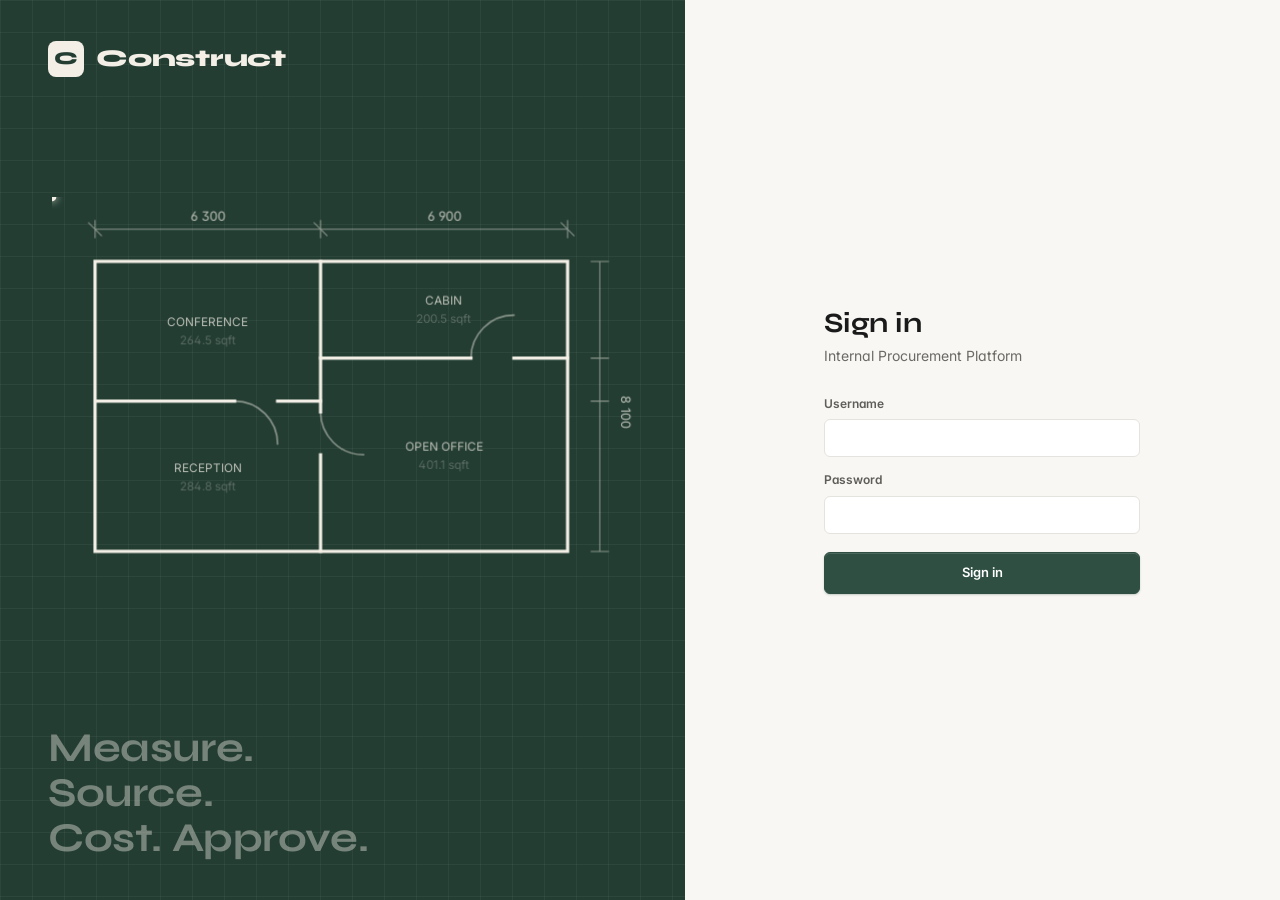
<file: catalog.html>
<!DOCTYPE html>
<html lang="en">
<head>
    <meta charset="UTF-8">
    <meta name="viewport" content="width=device-width, initial-scale=1.0">
    <title>Catalog — Construct</title>
    <link rel="stylesheet" href="styles.css?v=2">
    <script src="auth.js?v=2"></script>
    <script src="toast.js?v=2"></script>
    <script src="ui.js?v=2"></script>
    <script src="api.js?v=2"></script>
    <script src="cart.js?v=2"></script>

</head>
<body>
    <div class="page-body">
        <div class="main-content" style="flex:1">
            <div class="page-header">
                <h1>Product catalog</h1>
                <div class="search-box">
                    <input type="search" placeholder="Search categories" aria-label="Search categories">
                </div>
                <button class="add-btn" id="add-btn">+ Add category</button>
            </div>
            <div class="category-grid" id="category-grid"></div>
        </div>
    </div>

    <div class="modal-overlay" id="modal-overlay">
        <div class="modal">
            <h2 id="modal-title">New Category</h2>
            <label class="field"><span class="field-label">Name</span><input type="text" id="cat-name" placeholder="e.g. Flooring"></label>
            <label class="field"><span class="field-label">Description</span><input type="text" id="cat-desc" placeholder="What goes in this category"></label>
            <div class="modal-buttons">
                <button id="delete-category-btn" class="delete-btn" style="display:none">Delete</button>
                <button id="cancel-btn">Cancel</button>
                <button id="confirm-btn">Add</button>
            </div>
        </div>
    </div>
    </div>

    <script src="topbar.js?v=2"></script>
    <script>
        let editingId = null;
        let _categoriesById = {};

async function loadCategories() {
    let response = await authFetch('https://construct-backend-production.up.railway.app/api/categories');
    let categories = await response.json();
    let grid = document.querySelector('.category-grid');
    grid.innerHTML = '';
    _categoriesById = {};
    categories.forEach(function(cat) { _categoriesById[cat.id] = cat; });
    if (!categories.length) {
        grid.innerHTML = '<div class="empty-state card" style="grid-column:1/-1"><strong>No categories yet</strong>Add a category such as Flooring or Lighting to start building the catalog.</div>';
        return;
    }
    categories.forEach(function(cat) {
        renderCategories(cat);
    });
}

function renderCategories(cat) {
    let grid = document.querySelector('.category-grid');
    let card = document.createElement('div');
    card.classList.add('category-tile');
    card.style.cursor = 'pointer';
    card.innerHTML = `
        <div style="display:flex;justify-content:space-between;align-items:flex-start">
            <div class="tile-title">${escapeHtml(cat.name)}</div>
            <button aria-label="Edit category" title="Edit category" class="dots-btn" onclick="event.stopPropagation(); editCategory(${cat.id})"><svg class="ic" width="18" height="18" viewBox="0 0 24 24" fill="none" stroke="currentColor" stroke-width="2" stroke-linecap="round" stroke-linejoin="round" aria-hidden="true"><circle cx="12" cy="5" r="1"/><circle cx="12" cy="12" r="1"/><circle cx="12" cy="19" r="1"/></svg></button>
        </div>
        <div class="tile-desc">${cat.description ? escapeHtml(cat.description) : '<span class="text-muted">No description</span>'}</div>
    `;

    card.dataset.clickable = '';

    card.addEventListener('click', function() {
    localStorage.setItem('selectedCategoryId', cat.id);
    localStorage.setItem('selectedCategoryName', cat.name);
    window.location.href = 'suppliers.html';
});

    grid.appendChild(card);
}

async function deleteCategory(id) {
    await authFetch('https://construct-backend-production.up.railway.app/api/categories/' + id, {
        method: 'DELETE'
    });
    loadCategories();
}

async function getCartQuantity(productId) {
    let cart = await getCart();
    let item = cart.find(i => i.productId === productId);
    return item ? item.quantity : 0;
}

function editCategory(id) {
    let cat = _categoriesById[id] || {};
    let currentName = cat.name || '';
    let currentDescription = cat.description || '';
    editingId = id;
    document.getElementById('cat-name').value = currentName;
    document.getElementById('cat-desc').value = currentDescription;
    document.getElementById('modal-title').textContent = 'Edit Category';
    document.getElementById('confirm-btn').textContent = 'Save';
    document.getElementById('delete-category-btn').style.display = 'inline-flex';
    modal.classList.add('open');
}

let modal = document.getElementById('modal-overlay');
let addBtn = document.getElementById('add-btn');
let cancelBtn = document.getElementById('cancel-btn');
let confirmBtn = document.getElementById('confirm-btn');

addBtn.addEventListener('click', function() {
    editingId = null;
    document.getElementById('cat-name').value = '';
    document.getElementById('cat-desc').value = '';
    document.getElementById('modal-title').textContent = 'New Category';
    document.getElementById('confirm-btn').textContent = 'Add';
    document.getElementById('delete-category-btn').style.display = 'none';
    modal.classList.add('open');
});

cancelBtn.addEventListener('click', function() {
    modal.classList.remove('open');
    editingId = null;
});

document.querySelector('.search-box input').addEventListener('input', function() {
    let query = this.value.toLowerCase().trim();
    let tiles = document.querySelectorAll('.category-tile');
    tiles.forEach(function(tile) {
        let title = tile.querySelector('.tile-title').textContent.toLowerCase();
        let desc = tile.querySelector('.tile-desc').textContent.toLowerCase();
        tile.style.display = (title.includes(query) || desc.includes(query)) ? 'block' : 'none';
    });
});

confirmBtn.addEventListener('click', async function() {
    let name = document.getElementById('cat-name').value.trim();
    let desc = document.getElementById('cat-desc').value.trim();

    if (name === '') {
        showToast('Please enter a category name', 'error');
        return;
    }

    if (editingId) {
        await authFetch('https://construct-backend-production.up.railway.app/api/categories/' + editingId, {
            method: 'PUT',
            headers: { 'Content-Type': 'application/json' },
            body: JSON.stringify({ name: name, description: desc })
        });
    } else {
        await authFetch('https://construct-backend-production.up.railway.app/api/categories', {
            method: 'POST',
            headers: { 'Content-Type': 'application/json' },
            body: JSON.stringify({ name: name, description: desc })
        });
    }

    modal.classList.remove('open');
    editingId = null;
    loadCategories();

    document.getElementById('delete-category-btn').addEventListener('click', async function() {
    if (await uiConfirm('Delete this category? This cannot be undone.')) {
        await authFetch('https://construct-backend-production.up.railway.app/api/categories/' + editingId, {
            method: 'DELETE'
        });
        modal.classList.remove('open');
        editingId = null;
        loadCategories();
    }
});
});



loadCategories();
updateCartCount();
    </script>
</body>
</html>
</file>
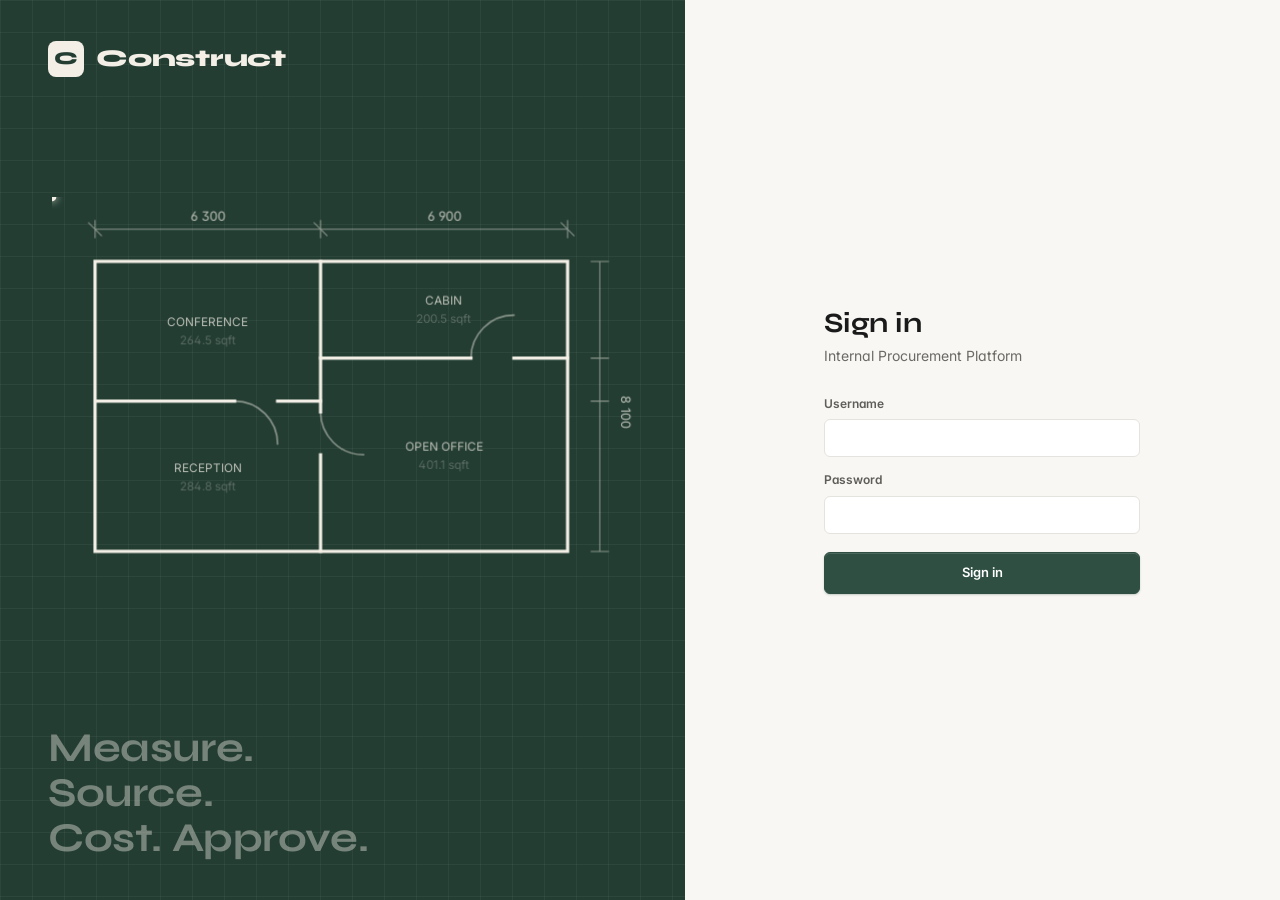
<file: dashboard.html>
<!DOCTYPE html>
<html>
    <head>
    <meta charset="UTF-8">
    <meta name="viewport" content="width=device-width, initial-scale=1.0">
        <title>Dashboard — Construct</title>
        <link rel="stylesheet" href="styles.css?v=2">
        <script src="auth.js?v=2"></script>
        <script src="toast.js?v=2"></script>
        <script src="ui.js?v=2"></script>
        <script src="api.js?v=2"></script>
        <script src="cart.js?v=2"></script>
        <link href="https://fonts.googleapis.com/css2?family=Inter:wght@300;400;500;600;700&family=Syne:wght@600;700;800&display=swap" rel="stylesheet">
        <style>
            .dash-main {
                height: 100vh;
                display: flex;
                flex-direction: column;
                padding: 22px 28px;
                box-sizing: border-box;
                overflow: hidden;
            }
            .dash-panel {
                background: var(--surface);
                border: 1px solid var(--border);
                border-radius: var(--radius-xl);
                display: flex;
                flex-direction: column;
                min-height: 0;
                overflow: hidden;
            }
            .dash-panel-header {
                display: flex; align-items: center; justify-content: space-between;
                padding: 14px 18px; border-bottom: 1px solid var(--border); flex-shrink: 0;
            }
            .dash-panel-title { font-size:14px; font-weight: 700; color: var(--text-primary); font-family: 'Syne', sans-serif; }
            .dash-panel-body { padding: 12px 18px; overflow-y: auto; flex: 1; min-height: 0; }
            .dash-grid { display: grid; grid-template-columns: 1.7fr 1fr; gap: 16px; flex: 1; min-height: 0; }
            .dash-grid > div { display: flex; flex-direction: column; gap: 16px; min-height: 0; }
            .stat-row {
                display: grid; grid-template-columns: repeat(auto-fit, minmax(160px, 1fr));
                background: var(--shell); color: var(--shell-text-strong);
                border-radius: var(--radius-xl); margin-bottom: 18px; flex-shrink: 0; overflow: hidden;
                position: relative;
            }
            .stat-row::after {
                content: ""; position: absolute; inset: 0; pointer-events: none;
                background-image: linear-gradient(rgba(243,239,230,.04) 1px, transparent 1px), linear-gradient(90deg, rgba(243,239,230,.04) 1px, transparent 1px);
                background-size: 24px 24px;
            }
            .stat-card { position: relative; z-index: 1; display: flex; flex-direction: column; gap: 6px; padding: 18px 22px; text-decoration: none; color: inherit; }
            .stat-card + .stat-card { border-left: 1px solid var(--shell-line); }
            .stat-label { font-size: var(--fs-13); font-weight: 500; color: var(--shell-text); display: flex; align-items: center; justify-content: space-between; gap: 8px; }
            .stat-value { font-family: var(--font-display); font-size: 36px; font-weight: 700; line-height: 1; font-variant-numeric: tabular-nums; }
            .stat-value.is-alert { color: #F2C9A0; }
            .stat-card.is-link { transition: background-color var(--dur-fast) ease; }
            .stat-card.is-link .stat-go { opacity: .5; transition: transform var(--dur-base) var(--ease-out), opacity var(--dur-fast) ease; }
            @media (hover: hover) and (pointer: fine) {
                .stat-card.is-link:hover { background: var(--shell-hover); }
                .stat-card.is-link:hover .stat-go { opacity: 1; transform: translateX(3px); }
            }
            .dash-greeting { font-size: 32px; margin: 0 0 4px; }
            @media (max-width: 1000px) {
                .dash-main { height: auto; overflow: visible; }
                .dash-grid { grid-template-columns: 1fr; }
                .dash-panel { max-height: 420px; }
            }
            @media (max-width: 767px) {
                .dash-main { padding: 16px; }
                .stat-row { grid-template-columns: 1fr 1fr; }
                .stat-card:nth-child(3) { border-left: none; }
                .stat-card:nth-child(n+3) { border-top: 1px solid var(--shell-line); }
                .stat-value { font-size: 28px; }
                .dash-greeting { font-size: 24px; }
            }
        </style>
    </head>
<body>

    <div class="dash-main">
        <div style="margin-bottom:18px;flex-shrink:0">
            <h1 id="dash-greeting" class="dash-greeting"></h1>
            <p class="page-subtitle" id="dash-date"></p>
        </div>

        <!-- Stat cards -->
        <div id="stat-cards" class="stat-row"></div>

        <!-- Active projects (extended) + Approvals / Recent Activity + Your Tasks split -->
        <div class="dash-grid">

            <div style="display:flex;flex-direction:column;gap:16px;min-height:0">
                <div class="dash-panel" style="flex:1.4;min-height:0">
                    <div class="dash-panel-header">
                        <span class="dash-panel-title" id="dash-projects-title">Active projects</span>
                        <a href="index.html" class="btn btn-secondary btn-sm">View all</a>
                    </div>
                    <div id="dash-projects" class="dash-panel-body"><div class="skeleton" role="status" aria-label="Loading"><div class="skel-row"><span class="skel" style="width:62%"></span><span class="skel skel-sm" style="width:28%"></span></div><div class="skel-row"><span class="skel" style="width:48%"></span><span class="skel skel-sm" style="width:22%"></span></div><div class="skel-row"><span class="skel" style="width:56%"></span><span class="skel skel-sm" style="width:30%"></span></div></div></div>
                </div>

                <div class="dash-panel" id="dash-approvals-panel" style="flex:1;min-height:0;display:none">
                    <div class="dash-panel-header">
                        <span class="dash-panel-title">Approvals</span>
                        <a href="approvals.html" class="btn btn-secondary btn-sm">Open</a>
                    </div>
                    <div id="dash-approvals" class="dash-panel-body"><div class="skeleton" role="status" aria-label="Loading"><div class="skel-row"><span class="skel" style="width:62%"></span><span class="skel skel-sm" style="width:28%"></span></div><div class="skel-row"><span class="skel" style="width:48%"></span><span class="skel skel-sm" style="width:22%"></span></div><div class="skel-row"><span class="skel" style="width:56%"></span><span class="skel skel-sm" style="width:30%"></span></div></div></div>
                </div>
            </div>

            <div style="display:flex;flex-direction:column;gap:16px;min-height:0">
                <div class="dash-panel" style="flex:1;min-height:0">
                    <div class="dash-panel-header">
                        <span class="dash-panel-title">Recent activity</span>
                    </div>
                    <div id="dash-activity" class="dash-panel-body"><div class="skeleton" role="status" aria-label="Loading"><div class="skel-row"><span class="skel" style="width:62%"></span><span class="skel skel-sm" style="width:28%"></span></div><div class="skel-row"><span class="skel" style="width:48%"></span><span class="skel skel-sm" style="width:22%"></span></div><div class="skel-row"><span class="skel" style="width:56%"></span><span class="skel skel-sm" style="width:30%"></span></div></div></div>
                </div>

                <div class="dash-panel" style="flex:1;min-height:0">
                    <div class="dash-panel-header">
                        <span class="dash-panel-title">Your tasks</span>
                        <a href="tasks.html" class="btn btn-secondary btn-sm">Open</a>
                    </div>
                    <div id="dash-tasks" class="dash-panel-body"><div class="skeleton" role="status" aria-label="Loading"><div class="skel-row"><span class="skel" style="width:62%"></span><span class="skel skel-sm" style="width:28%"></span></div><div class="skel-row"><span class="skel" style="width:48%"></span><span class="skel skel-sm" style="width:22%"></span></div><div class="skel-row"><span class="skel" style="width:56%"></span><span class="skel skel-sm" style="width:30%"></span></div></div></div>
                </div>
            </div>
        </div>
    </div>

    <script src="topbar.js?v=2"></script>
<script>
    const statusColors = { 'Active': '#355E45', 'On Hold': '#7A5C22', 'Completed': '#6B6963' };

    let currentUsername = sessionStorage.getItem('construct-user') || '';

    function greet() {
        let hour = new Date().getHours();
        let word = hour < 12 ? 'Good morning' : hour < 18 ? 'Good afternoon' : 'Good evening';
        document.getElementById('dash-greeting').textContent = `${word}, ${currentUsername || 'there'}`;
        document.getElementById('dash-date').textContent = new Date().toLocaleDateString('en-IN', {
            weekday: 'long', year: 'numeric', month: 'long', day: 'numeric'
        });
        // Non-admins only ever see their own assigned projects (the API already scopes
        // this), so the panel title shouldn't claim to show "Active Projects" site-wide.
        document.getElementById('dash-projects-title').textContent = isAdmin() ? 'Active projects' : 'Your projects';
    }

    function statCard(label, value, accent, href) {
        let alert = accent && accent !== 'var(--text-primary)';
        let go = href ? '<svg class="stat-go" width="14" height="14" viewBox="0 0 24 24" fill="none" stroke="currentColor" stroke-width="2" stroke-linecap="round" stroke-linejoin="round" aria-hidden="true"><path d="M5 12h14M13 6l6 6-6 6"/></svg>' : '';
        let inner = `
                <span class="stat-label">${label}${go}</span>
                <span class="stat-value${alert ? ' is-alert' : ''}">${value}</span>`;
        return href
            ? `<a class="stat-card is-link" href="${href}">${inner}</a>`
            : `<div class="stat-card">${inner}</div>`;
    }

    function timeAgo(iso) {
        if (!iso) return '';
        let diffMs = Date.now() - new Date(iso).getTime();
        if (isNaN(diffMs)) return '';
        let mins = Math.floor(diffMs / 60000);
        if (mins < 1) return 'just now';
        if (mins < 60) return mins + ' min ago';
        let hrs = Math.floor(mins / 60);
        if (hrs < 24) return hrs + ' hr ago';
        let days = Math.floor(hrs / 24);
        if (days < 7) return days + ' day' + (days > 1 ? 's' : '') + ' ago';
        return new Date(iso).toLocaleDateString('en-IN', { day: '2-digit', month: 'short' });
    }

    async function loadDashboard() {
        greet();

        // GET /api/projects already scopes to "all projects" for ADMIN and
        // "assigned projects only" for everyone else - nothing extra needed here.
        let [projectsRes, tasksRes, activityRes, usersRes] = await Promise.all([
            authFetch(`${API}/api/projects`),
            authFetch(`${API}/api/tasks/mine?username=${encodeURIComponent(currentUsername)}`),
            authFetch(`${API}/api/activity/recent`),
            isAdmin() ? authFetch(`${API}/api/users`) : Promise.resolve(null)
        ]);
        let projects = projectsRes.ok ? await projectsRes.json() : [];
        let myTasks = tasksRes.ok ? await tasksRes.json() : [];
        let recentActivity = activityRes.ok ? await activityRes.json() : [];
        let teamCount = usersRes && usersRes.ok ? (await usersRes.json()).length : null;

        let activeProjects = projects.filter(p => p.status === 'Active');

        let boqLists = await Promise.all(
            activeProjects.map(p => authFetch(`${API}/api/boq/${p.id}`).then(r => r.ok ? r.json() : []))
        );
        let allBoqItems = boqLists.flat();
        let pendingApprovals = allBoqItems.filter(i => i.approvalStatus === 'PENDING').length;
        let pendingTasksCount = myTasks.filter(t => t.status !== 'COMPLETED').length;

        let cards = statCard('Active projects', activeProjects.length, null, 'index.html');
        if (!isVisualizer()) {
            cards += statCard('Pending approvals', pendingApprovals, pendingApprovals > 0 ? 'var(--destructive)' : 'var(--text-primary)', 'approvals.html');
        }
        cards += statCard('Pending tasks', pendingTasksCount, pendingTasksCount > 0 ? 'var(--warning)' : 'var(--text-primary)', 'tasks.html');
        if (isAdmin() && teamCount !== null) {
            cards += statCard('Team', teamCount, 'var(--text-primary)', 'users.html');
        }
        document.getElementById('stat-cards').innerHTML = cards;

        renderProjects(activeProjects.length > 0 ? activeProjects : projects.slice(0, 8));
        renderActivity(recentActivity, projects);
        renderTasks(myTasks);

        // Approvals preview — ADMIN only (same rule as the old BOQ page tab),
        // never shown to VISUALIZER since it deals in prices.
        if (isAdmin()) {
            document.getElementById('dash-approvals-panel').style.display = 'flex';
            await loadApprovalsPreview(projects);
        }
    }

    function renderProjects(projects) {
        let container = document.getElementById('dash-projects');
        if (projects.length === 0) {
            container.innerHTML = '<p class="text-13 text-muted" style="padding:10px 0">' + (isAdmin() ? 'No projects yet.' : 'No projects assigned to you yet.') + '</p>';
            return;
        }
        container.innerHTML = projects.map(project => `
            <div onclick="selectProject(${project.id}, '${(project.name || '').replace(/'/g, "\\'")}')"
                style="display:flex;align-items:center;justify-content:space-between;padding:13px 0;border-bottom:1px solid var(--border);cursor:pointer">
                <div>
                    <div style="font-size:14px;font-weight:600;color:var(--text-primary)">${project.name || 'Untitled'}</div>
                    <div style="font-size:12px;color:var(--text-muted);margin-top:2px">
                        ${project.clientName ? project.clientName + ' · ' : ''}${project.location || 'No location set'}
                    </div>
                </div>
                <div style="display:flex;align-items:center;gap:10px">
                    ${project.budget && !isVisualizer() ? `<span style="font-size:13px;font-weight:600;color:var(--text-primary)">₹${Number(project.budget).toLocaleString('en-IN')}</span>` : ''}
                    ${project.status ? `<span class="badge" style="color:${statusColors[project.status] || 'var(--text-secondary)'};background:${statusColors[project.status] || '#6B6963'}1A">${escapeHtml(project.status)}</span>` : ''}
                </div>
            </div>
        `).join('');
    }

    function selectProject(id, name) {
        localStorage.setItem('selectedProjectId', id);
        localStorage.setItem('selectedProjectName', name);
        window.location.href = 'project-detail.html';
    }

    // These action types always carry pricing (₹ figures) - VISUALIZER never
    // sees costs anywhere else in the app, so they're filtered out of the feed
    // here too rather than leaking them through the activity log text.
    const FINANCE_ACTIONS = new Set(['Rate Changed', 'Install Rate Changed', 'Negotiated Rate Set', 'Negotiated Install Rate Set', 'Change Requested', 'Change Approved', 'Change Rejected']);

    function renderActivity(logs, projects) {
        let container = document.getElementById('dash-activity');
        if (isVisualizer()) logs = logs.filter(l => !FINANCE_ACTIONS.has(l.action));
        if (logs.length === 0) {
            container.innerHTML = '<p class="text-13 text-muted" style="padding:10px 0">Nothing logged yet.</p>';
            return;
        }
        let projectName = id => (projects.find(p => p.id === id) || {}).name || '';
        container.innerHTML = logs.map(log => `
            <div style="padding:10px 0;border-bottom:1px solid var(--border)">
                <div style="font-size:13px;color:var(--text-primary)">
                    <strong>${log.username || 'Someone'}</strong> ${log.action || 'made a change'}
                    ${log.details ? ` — ${log.details}` : ''}
                </div>
                <div style="font-size:12px;color:var(--text-muted);margin-top:3px">
                    ${projectName(log.projectId) ? projectName(log.projectId) + ' · ' : ''}${timeAgo(log.timestamp)}
                </div>
            </div>
        `).join('');
    }

    function formatNum(n) {
        return (n || 0).toLocaleString('en-IN', { minimumFractionDigits: 2, maximumFractionDigits: 2 });
    }

    // Builds one "Item (Qty 1→2, Supply ₹100.00→₹120.00); Item2 (...)" string per
    // group, so approving/rejecting from here logs a real before→after entry
    // instead of a bare "Change Approved" with no detail.
    function describeGroupChanges(group) {
        return group.items.map(function(item) {
            let parts = [];
            if (item.pendingQuantity !== null && item.pendingQuantity !== undefined) parts.push(`Qty ${item.quantity || 1}→${item.pendingQuantity}`);
            if (item.pendingUnitPrice !== null && item.pendingUnitPrice !== undefined) parts.push(`Supply ₹${formatNum(item.unitPrice)}→₹${formatNum(item.pendingUnitPrice)}`);
            if (item.pendingInstallRate !== null && item.pendingInstallRate !== undefined) parts.push(`Install ₹${formatNum(item.installRate)}→₹${formatNum(item.pendingInstallRate)}`);
            return `${item.name}${parts.length ? ' (' + parts.join(', ') + ')' : ''}`;
        }).join('; ');
    }

    // Indexed lookup for the approve/reject buttons below - avoids ever having to
    // embed a category/item name (which can contain quotes) inside an HTML
    // attribute, which previously would have broken the button's onclick.
    let _approvalGroups = [];

    // Preview of pending BOQ change requests across every project the admin can see.
    // Groups items into one card per "Send for Approval" batch, same grouping
    // logic the old BOQ-page Approvals tab used before it moved here.
    async function loadApprovalsPreview(projects) {
        let container = document.getElementById('dash-approvals');
        let pendingLists = await Promise.all(
            projects.map(p => authFetch(`${API}/api/boq/${p.id}/pending`).then(r => r.ok ? r.json() : []).then(items => items.map(i => ({ ...i, _projectId: p.id, _projectName: p.name }))))
        );
        let pending = pendingLists.flat();

        if (pending.length === 0) {
            container.innerHTML = '<p class="text-13 text-muted" style="padding:10px 0">No changes waiting for approval.</p>';
            return;
        }

        let groups = {};
        let groupOrder = [];
        pending.forEach(function(item) {
            let key = item.batchId || ('legacy:' + item._projectId + ':' + item.category + ':' + item.requestedBy);
            if (!groups[key]) {
                groups[key] = { batchId: item.batchId || null, category: item.category, requestedBy: item.requestedBy, requestedAt: item.requestedAt, projectName: item._projectName, items: [] };
                groupOrder.push(key);
            }
            groups[key].items.push(item);
        });

        _approvalGroups = groupOrder.map(key => groups[key]);

        container.innerHTML = _approvalGroups.map(function(group, idx) {
            let when = group.requestedAt ? new Date(group.requestedAt).toLocaleString('en-IN', { day: '2-digit', month: 'short', hour: '2-digit', minute: '2-digit' }) : '';
            return `
                <div style="padding:12px 0;border-bottom:1px solid var(--border);display:flex;align-items:center;justify-content:space-between;gap:12px">
                    <div style="min-width:0">
                        <div style="font-size:13px;font-weight:600;color:var(--text-primary)">${group.category || '—'} <span style="font-weight:500;color:var(--text-muted)">· ${group.projectName || ''}</span></div>
                        <div style="font-size:12px;color:var(--text-muted);margin-top:2px">Requested by ${group.requestedBy || '—'}${when ? ' · ' + when : ''} · ${group.items.length} item${group.items.length > 1 ? 's' : ''}</div>
                    </div>
                    <div style="display:flex;gap:6px;flex-shrink:0">
                        <button onclick="approveGroupPreview(${idx})" style="padding:5px 12px;border:none;border-radius:6px;background:var(--success);color:white;font-size:12px;font-weight:600;cursor:pointer">Approve</button>
                        <button onclick="rejectGroupPreview(${idx})" style="padding:5px 12px;border:none;border-radius:6px;background:var(--destructive);color:white;font-size:12px;font-weight:600;cursor:pointer">Reject</button>
                    </div>
                </div>
            `;
        }).join('');
    }

    async function approveGroupPreview(idx) {
        let group = _approvalGroups[idx];
        if (!group) return;
        if (group.batchId) {
            await authFetch(`${API}/api/boq/batch/${group.batchId}/approve`, { method: 'POST', headers: authHeaders() });
        } else {
            await Promise.all(group.items.map(i => authFetch(`${API}/api/boq/${i.id}/approve`, { method: 'POST', headers: authHeaders() })));
        }
        logActivity('Change Approved', `${group.category}: ${describeGroupChanges(group)}`, group.items[0]._projectId);
        showToast('Approved', 'success');
        loadDashboard();
    }

    async function rejectGroupPreview(idx) {
        let group = _approvalGroups[idx];
        if (!group) return;
        if (group.batchId) {
            await authFetch(`${API}/api/boq/batch/${group.batchId}/reject`, { method: 'POST', headers: authHeaders() });
        } else {
            await Promise.all(group.items.map(i => authFetch(`${API}/api/boq/${i.id}/reject`, { method: 'POST', headers: authHeaders() })));
        }
        logActivity('Change Rejected', `${group.category}: ${describeGroupChanges(group)}`, group.items[0]._projectId);
        showToast('Rejected', 'info');
        loadDashboard();
    }

    function renderTasks(tasks) {
        let container = document.getElementById('dash-tasks');
        let open = tasks.filter(t => t.status !== 'COMPLETED');
        if (open.length === 0) {
            container.innerHTML = '<p class="text-13 text-muted" style="padding:10px 0">Nothing on your plate. </p>';
            return;
        }
        container.innerHTML = open.map(task => `
            <div style="padding:10px 0;border-bottom:1px solid var(--border)">
                <div style="font-size:13px;font-weight:500;color:var(--text-primary)">${task.title}</div>
                <div style="font-size:12px;color:var(--text-muted);margin-top:3px">
                    ${task.assignedBy && task.assignedBy !== currentUsername ? 'Assigned by ' + task.assignedBy : 'Personal task'}
                    ${task.dueDate ? ' · Due ' + task.dueDate : ''}
                </div>
            </div>
        `).join('');
    }

    loadDashboard();
</script>
</body>
</html>
</file>
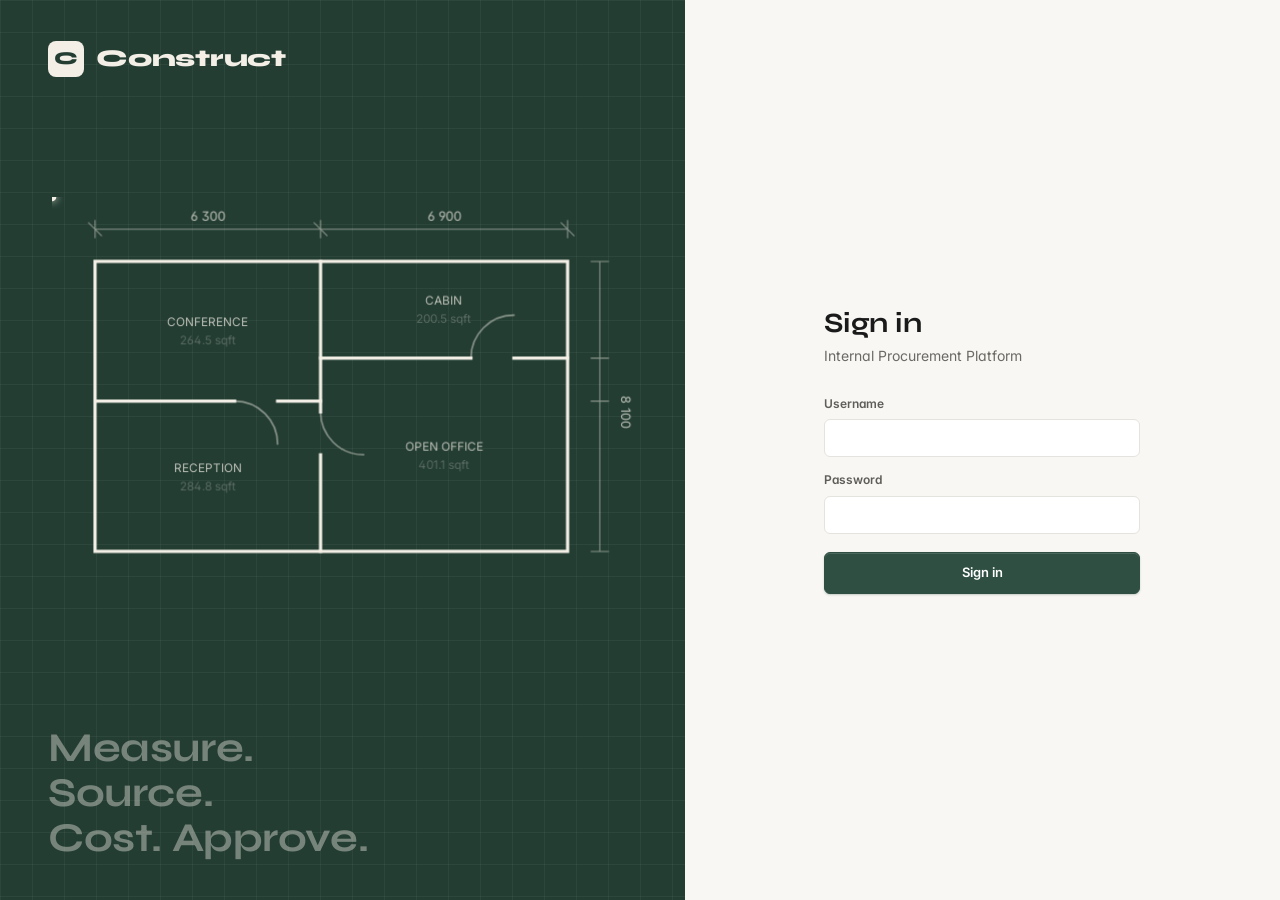
<file: login.html>
<!DOCTYPE html>
<html>
<head>
    <meta charset="UTF-8">
    <meta name="viewport" content="width=device-width, initial-scale=1.0">
    <title>Sign in — Construct</title>
    <link rel="stylesheet" href="styles.css?v=2">
    </head>
<body class="login-body">
    <aside class="login-art" aria-hidden="true">
        <div class="login-art-brand">
            <span class="sb-logo-mark">C</span>
            <span class="sb-logo-text">Construct</span>
        </div>
        <svg class="login-plan" id="login-plan" viewBox="0 0 540 380" fill="none" stroke="currentColor" stroke-linecap="square">
            <!-- room fills light up in turn: measure each room -->
            <g class="plan-rooms" stroke="none" fill="currentColor">
                <rect class="room r1" x="40" y="60" width="210" height="130"/>
                <rect class="room r2" x="250" y="60" width="230" height="90"/>
                <rect class="room r3" x="250" y="150" width="230" height="180"/>
                <rect class="room r4" x="40" y="190" width="210" height="140"/>
            </g>
            <g class="plan-walls" stroke-width="3">
                <path d="M40 60 H480 V330 H40 Z"/>
                <path d="M250 60 V200 M250 240 V330"/>
                <path d="M40 190 H170 M210 190 H250"/>
                <path d="M250 150 H390 M430 150 H480"/>
            </g>
            <g class="plan-doors" stroke-width="1.5">
                <path d="M170 190 A40 40 0 0 1 210 230"/>
                <path d="M250 200 A40 40 0 0 0 290 240"/>
                <path d="M390 150 A40 40 0 0 1 430 110"/>
            </g>
            <g class="plan-dims" stroke-width="1">
                <path d="M40 30 H480 M40 22 V38 M480 22 V38 M250 22 V38"/>
                <path d="M510 60 V330 M502 60 H518 M502 330 H518 M502 150 H518 M502 190 H518"/>
                <path d="M34 24 L46 36 M244 24 L256 36 M474 24 L486 36"/>
            </g>
            <!-- laser measure: a dot runs the dimension strings, the string fills in behind it -->
            <path class="plan-measured" d="M40 30 H480" stroke-width="2"/>
            <path class="plan-measured v" d="M510 60 V330" stroke-width="2"/>
            <circle class="plan-laser" r="4" stroke="none" fill="currentColor">
                <animateMotion dur="6s" repeatCount="indefinite" begin="1.8s" keyPoints="0;0.62;0.62;1;1" keyTimes="0;0.4;0.5;0.9;1" calcMode="linear" path="M40 30 H480 M510 60 V330"/>
            </circle>
            <g class="plan-labels" stroke="none" fill="currentColor" font-family="Inter, sans-serif" font-size="12">
                <text x="145" y="22" text-anchor="middle">6 300</text>
                <text x="365" y="22" text-anchor="middle">6 900</text>
                <text x="530" y="200" text-anchor="middle" transform="rotate(90 530 200)">8 100</text>
                <text x="145" y="120" text-anchor="middle" font-size="11">CONFERENCE</text>
                <text class="area a1" x="145" y="137" text-anchor="middle" font-size="11">264.5 sqft</text>
                <text x="365" y="100" text-anchor="middle" font-size="11">CABIN</text>
                <text class="area a2" x="365" y="117" text-anchor="middle" font-size="11">200.5 sqft</text>
                <text x="365" y="236" text-anchor="middle" font-size="11">OPEN OFFICE</text>
                <text class="area a3" x="365" y="253" text-anchor="middle" font-size="11">401.1 sqft</text>
                <text x="145" y="256" text-anchor="middle" font-size="11">RECEPTION</text>
                <text class="area a4" x="145" y="273" text-anchor="middle" font-size="11">284.8 sqft</text>
            </g>
        </svg>
        <p class="login-art-line"><span class="w w1">Measure.</span> <span class="w w2">Source.</span> <span class="w w3">Cost.</span> <span class="w w4">Approve.</span></p>
    </aside>

    <main class="login-card">
        <div class="login-brand">
            <span class="sb-logo-mark" aria-hidden="true">C</span>
            <span class="sb-logo-text">Construct</span>
        </div>
        <h1 class="login-title">Sign in</h1>
        <p class="login-sub">Internal Procurement Platform</p>

        <form id="login-form" class="stack" style="gap:14px" novalidate>
            <label class="field">
                <span class="field-label">Username</span>
                <input type="text" id="username" name="username" autocomplete="username" autocapitalize="none" spellcheck="false" required>
            </label>
            <label class="field">
                <span class="field-label">Password</span>
                <input type="password" id="password" name="password" autocomplete="current-password" required>
            </label>
            <p id="error-msg" class="login-error" role="alert" style="display:none">Incorrect username or password</p>
            <button type="submit" id="login-btn" class="btn btn-primary btn-block" style="min-height:42px;margin-top:4px">Sign in</button>
        </form>
    </main>

    <script>
        // Check if already logged in. Must check sessionStorage, not localStorage -
        // login() below writes to sessionStorage (and so does auth.js on every other
        // page). Checking the wrong storage here caused a bad bug: a stale
        // 'true' left behind in localStorage from an older build would send you to
        // dashboard.html, whose auth.js would immediately bounce you back here
        // because sessionStorage was empty - back and forth forever.
        if (sessionStorage.getItem('construct-auth') === 'true') {
            window.location.href = 'dashboard.html';
        }
        // Clean up any stale flag so it can never cause this again.
        localStorage.removeItem('construct-auth');

        // The floor plan keeps working until you're signed in, then holds still.
        function stopPlan() {
            let art = document.querySelector('.login-art');
            let plan = document.getElementById('login-plan');
            if (art) art.classList.add('is-done');
            if (plan && plan.pauseAnimations) plan.pauseAnimations();
        }
        if (window.matchMedia('(prefers-reduced-motion: reduce)').matches) stopPlan();

        document.getElementById('login-form').addEventListener('submit', function(e) {
            e.preventDefault();
            login();
        });

        function showLoginError(msg) {
            let el = document.getElementById('error-msg');
            el.textContent = msg;
            el.style.display = 'block';
        }

        async function login() {
    let username = document.getElementById('username').value.trim();
    let password = document.getElementById('password').value;
    let btn = document.getElementById('login-btn');
    document.getElementById('error-msg').style.display = 'none';
    if (!username || !password) {
        showLoginError('Enter your username and password');
        return;
    }
    btn.disabled = true;
    btn.textContent = 'Signing in…';
    
    try {
        let response = await fetch('https://construct-backend-production.up.railway.app/api/auth/login', {
            method: 'POST',
            headers: { 'Content-Type': 'application/json' },
            body: JSON.stringify({ username, password })
        });

        if (response.ok) {
            let data = await response.json();
            sessionStorage.setItem('construct-token', data.token);
            sessionStorage.setItem('construct-user', data.username);
            sessionStorage.setItem('construct-role', data.role || 'ADMIN');
            sessionStorage.setItem('construct-auth', 'true');
            stopPlan();
            window.location.replace('dashboard.html');
        } else {
            showLoginError('Incorrect username or password');
            btn.disabled = false;
            btn.textContent = 'Sign in';
        }
    } catch (e) {
        showLoginError("Couldn't reach the server. Check your connection and try again.");
        btn.disabled = false;
        btn.textContent = 'Sign in';
    }
}
    </script>
</body>
</html>
</file>
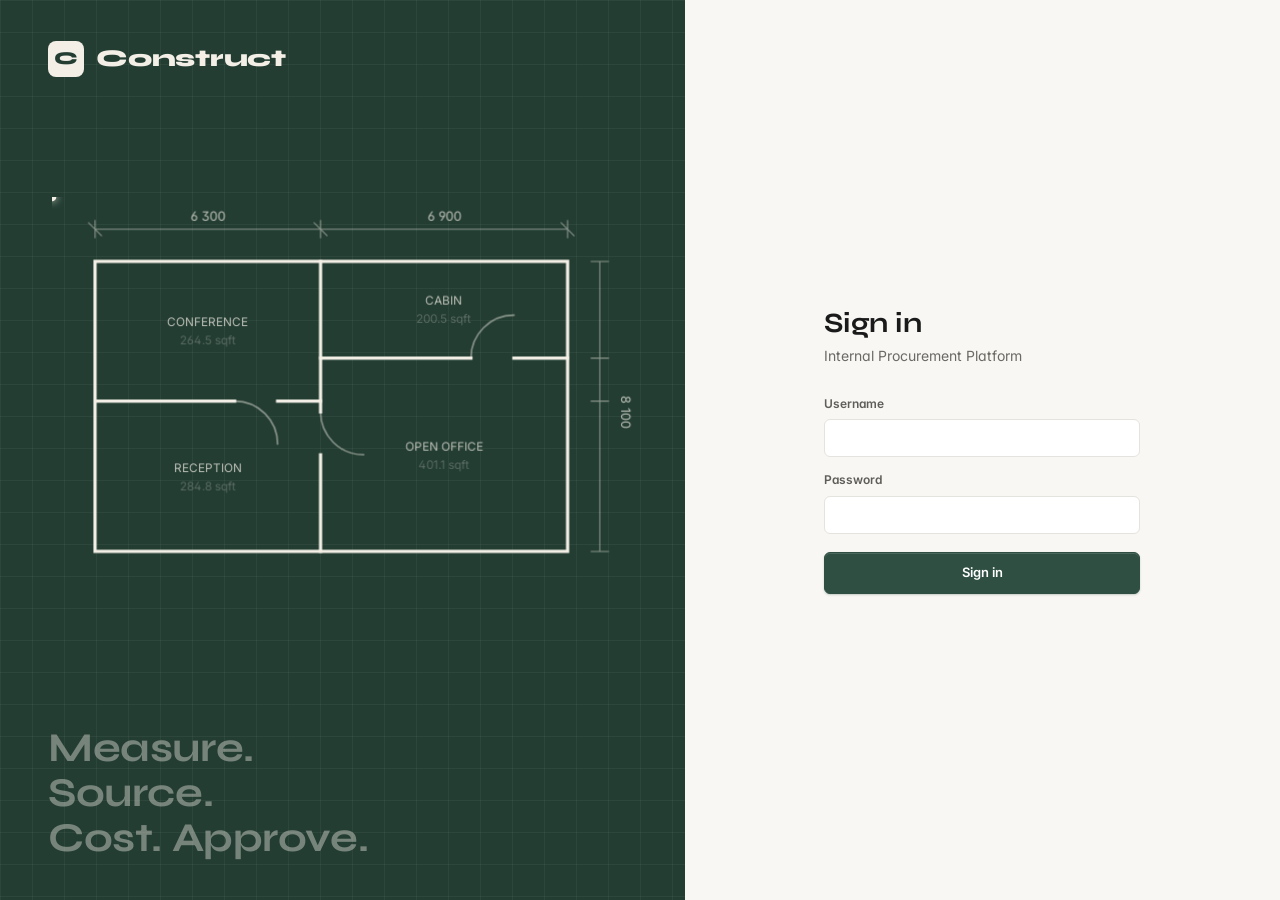
<file: project-detail.html>
<!DOCTYPE html>
<html>
    <head>
    <meta charset="UTF-8">
    <meta name="viewport" content="width=device-width, initial-scale=1.0">
        <title>Project — Construct</title>
        <link rel="stylesheet" href="styles.css?v=2">
        <script src="auth.js?v=2"></script>
        <script src="toast.js?v=2"></script>
        <script src="ui.js?v=2"></script>
        <script src="api.js?v=2"></script>
        <script src="cart.js?v=2"></script>
        <link href="https://fonts.googleapis.com/css2?family=Inter:wght@300;400;500;600;700&family=Syne:wght@600;700;800&display=swap" rel="stylesheet">
    </head>
<body>

    <div class="page-body">
        <div class="sidebar">
            <a href="index.html" class="back-btn">← Projects</a>
            <button class="boq-nav-btn active" id="layout-btn" onclick="switchView('layout')">Overview</button>
            <button class="boq-nav-btn" id="shortlist-btn" onclick="switchView('shortlist')">Vendor Shortlist</button>
<button class="boq-nav-btn" id="updates-btn" onclick="switchView('updates')">Updates</button>
        </div>
        <div class="main-content">
            <div class="project-head">
                <h1 id="project-title"></h1>
                <p id="project-subtitle" class="page-subtitle"></p>
            </div>
            <div id="view-layout"></div>
            <div id="view-shortlist" style="display:none"></div>
            <div id="view-updates" style="display:none"></div>
        </div>
    </div>

    <div class="modal-overlay" id="pin-modal">
        <div class="modal" style="width:380px">
            <h2 style="margin-bottom:8px">Pin Product</h2>
            <p style="font-size:13px;color:var(--text-muted);margin-bottom:16px">Which product is at this location?</p>
            <div id="pin-product-checklist" style="max-height:240px;overflow-y:auto;margin-bottom:16px"></div>
            <input type="text" id="pin-note-field" placeholder="Add a note (optional)"
                style="width:100%;padding:8px 12px;border:1px solid var(--border);border-radius:6px;font-family:inherit;font-size:13px;background:var(--bg);margin-bottom:16px">
            <div class="modal-buttons">
                <button id="pin-modal-cancel">Cancel</button>
                <button id="pin-modal-confirm" class="add-btn">Place Pin</button>
            </div>
        </div>
    </div>

    <div class="modal-overlay" id="calc-modal">
        <div class="modal" style="width:500px;max-width:95vw">
            <div style="display:flex;align-items:center;justify-content:space-between;margin-bottom:16px">
                <h2 id="calc-modal-title" style="margin:0"></h2>
                <button onclick="document.getElementById('calc-modal').classList.remove('open')" class="icon-btn" aria-label="Close"><svg class="ic" width="16" height="16" viewBox="0 0 24 24" fill="none" stroke="currentColor" stroke-width="2" stroke-linecap="round" stroke-linejoin="round" aria-hidden="true"><path d="M18 6L6 18M6 6l12 12"/></svg></button>
            </div>
    
            <!-- Base area -->
            <div style="background:var(--bg);border-radius:8px;padding:12px 16px;margin-bottom:16px">
                <div style="display:flex;justify-content:space-between;align-items:center">
                    <span style="font-size:12px;color:var(--text-muted)">Base Area</span>
                    <span id="calc-base-area" style="font-size:14px;font-weight:700;color:var(--text-primary)">—</span>
                </div>
            </div>
    
            <!-- Exclusions -->
            <div style="margin-bottom:16px">
                <div style="display:flex;align-items:center;justify-content:space-between;margin-bottom:8px">
                    <span style="font-size:12px;font-weight:600;color:var(--text-muted)">Exclusions</span>
                    <button onclick="addCalcItem('exclusion')"
                        class="link-btn text-13">+ Add</button>
                </div>
                <div id="calc-exclusions"></div>
            </div>
    
            <!-- Inclusions -->
            <div style="margin-bottom:16px">
                <div style="display:flex;align-items:center;justify-content:space-between;margin-bottom:8px">
                    <span style="font-size:12px;font-weight:600;color:var(--text-muted)">Inclusions</span>
                    <button onclick="addCalcItem('inclusion')"
                        class="link-btn text-13">+ Add</button>
                </div>
                <div id="calc-inclusions"></div>
            </div>
    
            <!-- Calculator specific inputs -->
            <div id="calc-specific-inputs" style="margin-bottom:16px"></div>
    
            <!-- Working -->
            <div style="background:var(--bg);border-radius:8px;padding:12px 16px;margin-bottom:16px">
                <div style="font-size:12px;font-weight:600;color:var(--text-muted);margin-bottom:6px">Working</div>
                <div id="calc-working" style="font-size:13px;color:var(--text-secondary);line-height:1.8"></div>
                <div style="margin-top:8px;padding-top:8px;border-top:1px solid var(--border);display:flex;justify-content:space-between;align-items:center">
                    <span style="font-size:12px;color:var(--text-muted)">Result</span>
                    <span id="calc-result-display" style="font-size:16px;font-weight:700;color:var(--accent)">—</span>
                </div>
            </div>
    
            <div class="modal-buttons">
                <button onclick="document.getElementById('calc-modal').classList.remove('open')">Close</button>
                <button id="calc-apply-btn" class="add-btn">Apply</button>
            </div>
        </div>
    </div>

    <div class="modal-overlay" id="room-modal">
        <div class="modal">
            <h2 id="room-modal-title">Add Room</h2>
            <input type="text" id="room-name" placeholder="Room name (e.g. Conference Room A)">
            <select id="room-type">
                <option value="">Room type</option>
                <option value="Office">Office</option>
                <option value="Conference">Conference</option>
                <option value="Reception">Reception</option>
                <option value="Kitchen">Kitchen</option>
                <option value="Bathroom">Bathroom</option>
                <option value="Co-Working">Co-Working</option>
                <option value="Storage">Storage</option>
                <option value="Corridor">Corridor</option>
                <option value="Other">Other</option>
            </select>
            <div style="display:grid;grid-template-columns:1fr 1fr 1fr;gap:10px">
                <input type="number" id="room-length" placeholder="Length (mm)">
                <input type="number" id="room-breadth" placeholder="Breadth (mm)">
                <input type="number" id="room-height" placeholder="Height (mm)">
            </div>
            <div class="modal-buttons">
                <button id="room-cancel">Cancel</button>
                <button id="room-confirm">Add Room</button>
            </div>
        </div>
    </div>

    <div class="modal-overlay" id="vendor-modal">
        <div class="modal">
            <h2>Add Vendor to Shortlist</h2>
            <input type="text" id="vendor-name" placeholder="Supplier name">
            <input type="text" id="vendor-category" placeholder="Category (e.g. Furniture, Flooring)">
            <select id="vendor-status">
                <option value="Pending">Pending</option>
                <option value="Approved">Approved</option>
                <option value="Rejected">Rejected</option>
            </select>
            <input type="text" id="vendor-notes" placeholder="Notes (optional)">
            <div class="modal-buttons">
                <button id="vendor-cancel">Cancel</button>
                <button id="vendor-confirm" class="add-btn">Add</button>
            </div>
        </div>
    </div>

    <script src="topbar.js?v=2"></script>
<script>
    let projectId = localStorage.getItem('selectedProjectId');
    let projectName = localStorage.getItem('selectedProjectName');
    let _renders = [];
    let _renderAssignments = [];
    let currentRenderId = null;
    let _roomCalcValues = { paintCoats: 2, paintCoverage: 120, floorTile: 600, floorWastage: 10, length: 0, breadth: 0 };

    function switchView(view) {
    document.getElementById('view-layout').style.display = view === 'layout' ? 'block' : 'none';
    document.getElementById('view-shortlist').style.display = view === 'shortlist' ? 'block' : 'none';
    document.getElementById('view-updates').style.display = view === 'updates' ? 'block' : 'none';

    document.getElementById('layout-btn').classList.toggle('active', view === 'layout');
    document.getElementById('shortlist-btn').classList.toggle('active', view === 'shortlist');
    document.getElementById('updates-btn').classList.toggle('active', view === 'updates');

    if (view === 'updates') loadUpdates();
    if (view === 'layout') loadLayout();
    if (view === 'shortlist') loadVendorShortlist();
}

let _projectData = null;

async function loadAllProjectData() {
    let [cart, confirmed, notes, subItems, shortlist, versions] = await Promise.all([
        authFetch(`${API}/api/boq/${projectId}`).then(r => r.json()),
        authFetch(`${API}/api/confirmed-categories/${projectId}`).then(r => r.json()),
        authFetch(`${API}/api/boq-notes/${projectId}`).then(r => r.json()),
        authFetch(`${API}/api/boq-subitems/project/${projectId}`).then(r => r.json()),
        authFetch(`${API}/api/vendor-shortlist/${projectId}`).then(r => r.json()),
        authFetch(`${API}/api/versions/${projectId}`).then(r => r.json())
    ]);
    
    _projectData = { cart, confirmed, notes, subItems, shortlist, versions };
    return _projectData;
}

async function loadVendorShortlist() {
    let container = document.getElementById('view-shortlist');
    container.innerHTML = skeleton(3);
    
    let response = await authFetch(`${API}/api/vendor-shortlist/${projectId}`);
    let shortlist = await response.json();
    
    let statusColors = { 'Approved': '#2E4F42', 'Pending': '#7A5C22', 'Rejected': '#B3362B' };
    
    let html = `
        <div style="display:flex;justify-content:space-between;align-items:center;margin-bottom:16px">
            <span style="font-size:13px;color:var(--text-muted)">Vendors shortlisted for this project</span>
            <button class="add-btn" onclick="openVendorModal()" style="padding:7px 14px;font-size:13px">+ Add Vendor</button>
        </div>
    `;
    
    if (shortlist.length === 0) {
        html += '<p style="color:var(--text-muted);font-size:13px">No vendors shortlisted yet.</p>';
    } else {
        html += `<table class="list-table">
            <thead><tr><th>Supplier</th><th>Category</th><th>Status</th><th>Notes</th><th></th></tr></thead>
            <tbody>
                ${shortlist.map(vendor => `
                    <tr>
                        <td style="font-weight:500">${vendor.supplierName}</td>
                        <td style="color:var(--text-muted)">${vendor.category || '—'}</td>
                        <td><span style="font-size:12px;font-weight:600;color:${statusColors[vendor.status]};background:${statusColors[vendor.status]}18;padding:3px 8px;border-radius:4px">${vendor.status}</span></td>
                        <td style="color:var(--text-secondary)">${vendor.notes || '—'}</td>
                        <td><button class="hover-danger" onclick="removeVendor(${vendor.id})" style="background:none;border:none;color:var(--text-muted);cursor:pointer;font-size:16px" aria-label="Remove"><svg class="ic" width="16" height="16" viewBox="0 0 24 24" fill="none" stroke="currentColor" stroke-width="2" stroke-linecap="round" stroke-linejoin="round" aria-hidden="true"><path d="M18 6L6 18M6 6l12 12"/></svg></button></td>
                    </tr>
                `).join('')}
            </tbody>
        </table>`;
    }
    
    container.innerHTML = html;
}

function openVendorModal() {
    document.getElementById('vendor-name').value = '';
    document.getElementById('vendor-category').value = '';
    document.getElementById('vendor-status').value = 'Pending';
    document.getElementById('vendor-notes').value = '';
    document.getElementById('vendor-modal').classList.add('open');
}

async function removeVendor(id) {
    await authFetch(`${API}/api/vendor-shortlist/${id}`, { method: 'DELETE' });
    showToast('Vendor removed', 'info');
    loadVendorShortlist();
}

// Auto-open room if returning from catalog
let returnToRoom = localStorage.getItem('addingToRoom');
if (returnToRoom) {
    localStorage.removeItem('addingToRoom');
    switchView('layout');
    // Wait for layout to load then open the room
    setTimeout(async function() {
        let response = await authFetch('https://construct-backend-production.up.railway.app/api/rooms/single/' + returnToRoom);
        let room = await response.json();
        openRoomDetail(room);
    }, 500);
}

let currentFloor = 1;

async function loadLayout() {
    let projectRes = await authFetch(`${API}/api/projects/${projectId}`);
    let project = await projectRes.json();
    document.getElementById('project-title').textContent = project.name;
    document.getElementById('project-subtitle').textContent = 
        (project.clientName || '') + 
        (project.location ? ' · ' + project.location : '') +
        (project.squareFootage ? ' · ' + project.squareFootage + ' sqft' : '');

    document.querySelector('.sidebar').style.display = '';
    document.querySelector('.main-content > div:first-child').style.display = '';
    document.querySelector('.main-content').style.padding = '';
    document.querySelector('.page-body').style.gridTemplateColumns = '';
    
    let drawingsRes = await authFetch('https://construct-backend-production.up.railway.app/api/drawings/' + projectId);
    let allDrawings = await drawingsRes.json();
    
    let roomsRes = await authFetch('https://construct-backend-production.up.railway.app/api/rooms/' + projectId);
    let allRooms = await roomsRes.json();

    let savedFloors = JSON.parse(localStorage.getItem('floors-' + projectId)) || [1];
    let floorList = [...new Set([...savedFloors, currentFloor])].sort((a, b) => a - b);

    let drawings = allDrawings.filter(d => parseInt(d.floorNumber) === parseInt(currentFloor));
    let rooms = allRooms.filter(r => parseInt(r.floorNumber) === parseInt(currentFloor));

    let layout = document.getElementById('view-layout');
    layout.innerHTML = `
        <div class="floor-toolbar">
            <div class="row" style="gap:8px;flex-wrap:wrap">
                <label for="floor-selector" class="text-13 fw-600">Floor</label>
                <select id="floor-selector" onchange="currentFloor=parseInt(this.value);loadLayout()">
                    ${floorList.map(f => `<option value="${f}" ${f === currentFloor ? 'selected' : ''}>Floor ${f}</option>`).join('')}
                </select>
                <button onclick="addFloor(${Math.max(...floorList) + 1})" class="btn btn-secondary btn-sm">
                    + Add floor
                </button>
                ${currentFloor > 1 ? `
    <button onclick="deleteFloor(${currentFloor})" class="btn btn-sm btn-danger-outline">
        Delete floor
    </button>
` : ''}
            </div>
            <div class="row" style="flex-wrap:wrap">
                ${drawings.length === 0 ? `
                    <label class="btn btn-primary">
                        Upload drawing
                        <input type="file" id="drawing-upload" accept="image/*,.pdf" style="display:none" 
                            onchange="uploadDrawing(this, ${currentFloor})">
                    </label>
                ` : `
                    <span class="text-12 text-muted" style="align-self:center">${drawings[0].displayName || 'Floor ' + currentFloor + ' drawing'}</span>
                    <label class="btn btn-secondary">
                        Replace drawing
                        <input type="file" id="drawing-upload" accept="image/*,.pdf" style="display:none"
                            onchange="uploadDrawing(this, ${currentFloor}, ${drawings[0].id})">
                    </label>
                    <button onclick="deleteDrawing(${drawings[0].id})" class="btn btn-danger-outline">
    Delete drawing
</button>
                `}
                <button class="btn btn-primary" onclick="openAddRoomModal()">+ Add room</button>
            </div>
        </div>

        <div class="layout-split">
            
            <!-- Left: Drawing -->
            <div class="layout-drawing">
                ${drawings.length === 0 ? `
                    <div style="height:100%;display:flex;flex-direction:column;align-items:center;justify-content:center;gap:12px;color:var(--text-muted)">
                        <svg width="32" height="32" viewBox="0 0 24 24" fill="none" stroke="currentColor" stroke-width="1.6" stroke-linecap="round" stroke-linejoin="round" aria-hidden="true" style="color:var(--text-faint)"><path d="M3 3h18v18H3z"/><path d="M3 9h6v12M15 3v6h6"/></svg>
                        <div style="font-size:13px">Upload a drawing for Floor ${currentFloor}</div>
                    </div>
                ` : drawings[0].fileName && drawings[0].fileName.toLowerCase().endsWith('.pdf') ? `
                    <iframe src="https://construct-backend-production.up.railway.app/api/files/${drawings[0].fileName}" 
                        style="width:100%;height:100%;border:none;display:block"></iframe>
                ` : `
    <div style="position:relative;width:100%;height:100%">
        <img id="drawing-img" style="width:100%;height:100%;object-fit:contain;display:block;cursor:crosshair">
        <div id="pins-layer" style="position:absolute;top:0;left:0;width:100%;height:100%;pointer-events:none"></div>
    </div>
`}
            </div>

            <!-- Right: Room List -->
            <div class="layout-rooms">
                <div style="font-size:12px;color:var(--text-muted);margin-bottom:4px">${rooms.length} room${rooms.length !== 1 ? 's' : ''} on Floor ${currentFloor}</div>
                <div id="room-list"></div>
            </div>
        </div>
    `;

    renderRoomList(rooms);

    // Calculate totals from all rooms on this floor
    let totalPaintArea = allRooms.reduce((s, r) => {
    if (!r.length || !r.breadth || !r.height) return s;
    return s + (2 * (r.length + r.breadth) * r.height / 92903);
}, 0);

let totalFloorArea = allRooms.reduce((s, r) => {
    if (!r.length || !r.breadth) return s;
    return s + (r.length * r.breadth / 92903);
}, 0);

let totalCeilingArea = totalFloorArea;

// Add totals bar to layout header
let totalsBar = document.createElement('div');
totalsBar.className = 'totals-bar';
totalsBar.innerHTML = `
    <div class="total-field">
        <span class="dim-label">Paint Area</span>
        <input type="number" id="total-paint-area" value="${project.totalPaintArea || totalPaintArea.toFixed(0)}"
            class="dim-input" inputmode="decimal" aria-label="Total paint area in square feet"
            onchange="saveProjectTotal('totalPaintArea', this.value)">
        <span class="dim-unit">sqft</span>
    </div>
    <div class="total-field">
        <span class="dim-label">Floor Area</span>
        <input type="number" id="total-floor-area" value="${project.totalFloorArea || totalFloorArea.toFixed(0)}"
            class="dim-input" inputmode="decimal" aria-label="Total floor area in square feet"
            onchange="saveProjectTotal('totalFloorArea', this.value)">
        <span class="dim-unit">sqft</span>
    </div>
    <div class="total-field">
        <span class="dim-label">Ceiling Area</span>
        <input type="number" id="total-ceiling-area" value="${project.totalCeilingArea || totalCeilingArea.toFixed(0)}"
            class="dim-input" inputmode="decimal" aria-label="Total ceiling area in square feet"
            onchange="saveProjectTotal('totalCeilingArea', this.value)">
        <span class="dim-unit">sqft</span>
    </div>
`;
layout.insertBefore(totalsBar, layout.firstChild);

    if (drawings.length > 0 && drawings[0].fileName && !drawings[0].fileName.toLowerCase().endsWith('.pdf')) {
    requestAnimationFrame(function() {
        let img = document.getElementById('drawing-img');
        if (!img) return;
        
        if (img.complete && img.naturalWidth > 0) {
            renderPins(rooms);
            img.addEventListener('click', function(e) {
    let containerRect = this.getBoundingClientRect();
    let { offsetX, offsetY, renderedW, renderedH } = getImageRenderRect(this);
    
    let x = ((e.clientX - containerRect.left - offsetX) / renderedW) * 100;
    let y = ((e.clientY - containerRect.top - offsetY) / renderedH) * 100;
    
    // Clamp to image bounds
    x = Math.max(0, Math.min(100, x));
    y = Math.max(0, Math.min(100, y));
    
    openAddRoomModal(x, y);
});

        } else {
            img.addEventListener('load', function() {
                renderPins(rooms);
                img.addEventListener('click', function(e) {
    let containerRect = this.getBoundingClientRect();
    let { offsetX, offsetY, renderedW, renderedH } = getImageRenderRect(this);
    
    let x = ((e.clientX - containerRect.left - offsetX) / renderedW) * 100;
    let y = ((e.clientY - containerRect.top - offsetY) / renderedH) * 100;
    
    // Clamp to image bounds
    x = Math.max(0, Math.min(100, x));
    y = Math.max(0, Math.min(100, y));
    
    openAddRoomModal(x, y);
});
            });
        }
    });
    let proxyUrl = 'https://construct-backend-production.up.railway.app/api/files/proxy?url=' + encodeURIComponent(drawings[0].fileName);
authFetch(proxyUrl)
    .then(r => {
        return r.blob();
    })
    .then(blob => {
        let blobUrl = URL.createObjectURL(blob);
        // Re-query the element in case DOM changed
        let img = document.getElementById('drawing-img');
        if (img) {
            img.src = blobUrl;
        } else {
        }
    })
    .catch(e => console.log('authFetch error:', e));
    }
}

function getImageRenderRect(img) {
    let containerRect = img.getBoundingClientRect();
    let containerW = containerRect.width;
    let containerH = containerRect.height;
    let imgW = img.naturalWidth;
    let imgH = img.naturalHeight;
    
    let scale = Math.min(containerW / imgW, containerH / imgH);
    let renderedW = imgW * scale;
    let renderedH = imgH * scale;
    let offsetX = (containerW - renderedW) / 2;
    let offsetY = (containerH - renderedH) / 2;
    
    return { offsetX, offsetY, renderedW, renderedH };
}

function addFloor(floorNum) {
    currentFloor = floorNum;
    loadLayout();
}

async function uploadDrawing(input, floorNumber, existingId) {
    let file = input.files[0];
    if (!file) return;

    let remarks = '';
    if (existingId) {
        remarks = await uiPrompt('Why is this drawing being replaced? (optional)', '', { confirmLabel: 'Replace drawing' }) || '';
    }

    if (existingId) {
        await authFetch('https://construct-backend-production.up.railway.app/api/drawings/' + existingId, { method: 'DELETE' });
    }

    let formData = new FormData();
    formData.append('file', file);

    let uploadRes = await authFetch('https://construct-backend-production.up.railway.app/api/files/upload', {
        method: 'POST',
        body: formData
    });
    let fileName = await uploadRes.text();

    let today = new Date().toISOString().split('T')[0];
    await authFetch('https://construct-backend-production.up.railway.app/api/drawings', {
        method: 'POST',
        headers: { 'Content-Type': 'application/json' },
        body: JSON.stringify({
            projectId: parseInt(projectId),
            fileName: fileName,
            displayName: 'Floor ' + floorNumber + ' Drawing',
            uploadedAt: today,
            floorNumber: floorNumber
        })
    });

    createVersion(
        existingId ? 'Drawing replaced on Floor ' + floorNumber : 'Drawing uploaded on Floor ' + floorNumber,
        remarks
    );
    loadLayout();
}

async function deleteDrawing(id) {
    if (await uiConfirm('Delete this drawing? This cannot be undone.')) {
        await authFetch('https://construct-backend-production.up.railway.app/api/drawings/' + id, { method: 'DELETE' });
        createVersion('Drawing deleted on Floor ' + currentFloor);
        loadLayout();
    }
}

async function saveProjectTotal(field, value) {
    let res = await authFetch(`${API}/api/projects/${projectId}`);
    let project = await res.json();
    project[field] = parseFloat(value) || 0;
    await authFetch(`${API}/api/projects/${projectId}`, {
        method: 'PUT',
        headers: authHeaders(),
        body: JSON.stringify(project)
    });
}

async function deleteFloor(floorNum) {
    if (await uiConfirm('Delete Floor ' + floorNum + '? All rooms and drawings on this floor will be deleted.')) {
        // Delete all rooms on this floor
        let roomsRes = await authFetch('https://construct-backend-production.up.railway.app/api/rooms/' + projectId);
        let allRooms = await roomsRes.json();
        let floorRooms = allRooms.filter(r => parseInt(r.floorNumber) === floorNum);
        for (let room of floorRooms) {
            await authFetch('https://construct-backend-production.up.railway.app/api/rooms/' + room.id, { method: 'DELETE' });
        }

        // Delete all drawings on this floor
        let drawingsRes = await authFetch('https://construct-backend-production.up.railway.app/api/drawings/' + projectId);
        let allDrawings = await drawingsRes.json();
        let floorDrawings = allDrawings.filter(d => parseInt(d.floorNumber) === floorNum);
        for (let drawing of floorDrawings) {
            await authFetch('https://construct-backend-production.up.railway.app/api/drawings/' + drawing.id, { method: 'DELETE' });
        }

        // Remove from localStorage floors list
        let floors = JSON.parse(localStorage.getItem('floors-' + projectId)) || [1];
        floors = floors.filter(f => f !== floorNum);
        localStorage.setItem('floors-' + projectId, JSON.stringify(floors));

        // Go back to floor 1
        currentFloor = 1;
        loadLayout();
    }
}

async function addManualActivity() {
    let label = await uiPrompt('What happened?', '', { confirmLabel: 'Add to updates' });
    if (!label) return;
    logActivity(label, '');
    showToast('Activity logged', 'success');
}



function renderRoomList(rooms) {
    let container = document.getElementById('room-list');
    if (!container) return;
    container.innerHTML = '';

    if (rooms.length === 0) {
        container.innerHTML = '<p style="color:var(--text-muted);font-size:13px">No rooms added yet. Click on the drawing to place a room.</p>';
        return;
    }

    rooms.forEach(function(room, index) {
        let area = room.area || ((room.length && room.breadth) ? parseFloat(((room.length * room.breadth) / 92903).toFixed(1)) : 0);
let wallArea = room.wallArea || 0;

        let card = document.createElement('div');
        card.style.cssText = `
            background:var(--surface);
            border:1px solid var(--border);
            border-radius:8px;
            padding:14px;
            cursor:pointer;
            transition:background-color .15s ease,border-color .15s ease,color .15s ease;
        `;
        card.innerHTML = `
            <div style="display:flex;align-items:center;justify-content:space-between;margin-bottom:6px">
                <div style="display:flex;align-items:center;gap:8px">
                    <div style="width:22px;height:22px;background:var(--accent);color:white;border-radius:50%;font-size:12px;font-weight:700;display:flex;align-items:center;justify-content:center">${index + 1}</div>
                    <div style="font-size:14px;font-weight:600;color:var(--text-primary)">${room.name}</div>
                </div>
                <span style="font-size:12px;color:var(--accent);background:var(--accent-glow);padding:2px 8px;border-radius:4px;font-weight:500">${room.roomType || '—'}</span>
            </div>
            ${room.length ? `<div style="font-size:12px;color:var(--text-muted)">${room.length} × ${room.breadth} × ${room.height} mm</div>` : ''}
            ${area ? `<div style="font-size:12px;color:var(--text-muted);margin-top:4px">${area} sqft floor</div>` : ''}
        `;
        card.addEventListener('mouseover', function() { this.style.borderColor = 'var(--accent)'; });
        card.addEventListener('mouseout', function() { this.style.borderColor = 'var(--border)'; });
        card.addEventListener('click', function() { openRoomDetail(room); });
        container.appendChild(card);
    });
}

async function renderRenderPins(renderId) {
    let layer = document.getElementById('render-pins-layer');
    if (!layer) return;
    layer.innerHTML = '';
    
    let pinsRes = await authFetch(`${API}/api/render-pins/${renderId}`);
    if (!pinsRes.ok) return;
    let pins = await pinsRes.json();
    
    pins.forEach(function(pin) {
        let assignment = _renderAssignments.find(a => a.id === pin.roomAssignmentId);
        let productName = assignment ? assignment.productName : 'Product';
        
        let pinEl = document.createElement('div');
        pinEl.style.cssText = `
            position:absolute;
            left:${pin.pinX}%;
            top:${pin.pinY}%;
            transform:translate(-50%,-50%);
            pointer-events:all;
            z-index:10;
        `;
        
        pinEl.innerHTML = `
    <div style="width:20px;height:20px;background:var(--accent);border:2px solid white;border-radius:50%;cursor:pointer;box-shadow:0 2px 8px rgba(0,0,0,0.4);position:relative;display:flex;align-items:center;justify-content:center;font-size:12px;font-weight:700;color:white"
        onmouseenter="document.getElementById('pin-tooltip-${pin.id}').style.display='block'"
        onmouseleave="setTimeout(function(){var t=document.getElementById('pin-tooltip-${pin.id}');if(t&&!t.matches(':hover'))t.style.display='none'},200)">
        ${pins.indexOf(pin) + 1}
        <div id="pin-tooltip-${pin.id}" 
            style="display:none;position:absolute;bottom:28px;left:50%;transform:translateX(-50%);background:white;border:1px solid var(--border);border-radius:8px;padding:10px 12px;min-width:160px;box-shadow:0 4px 16px rgba(0,0,0,0.15);pointer-events:all;z-index:100;font-weight:normal"
            onmouseleave="this.style.display='none'">
            <div style="font-size:13px;font-weight:600;color:var(--text-primary);margin-bottom:4px">${productName}</div>
            ${pin.note ? `<div style="font-size:12px;color:var(--text-muted);margin-bottom:6px">${pin.note}</div>` : ''}
            <button data-pin-id="${pin.id}"
    style="font-size:12px;color:var(--destructive);background:none;border:none;cursor:pointer;font-family:inherit;padding:0">Remove pin</button>
        </div>
    </div>
`;
        layer.appendChild(pinEl);

        
    });
}

async function deleteRenderPin(pinId) {
    let response = await authFetch(`${API}/api/render-pins/${pinId}`, { method: 'DELETE' });
    if (response.ok) {
        await renderRenderPins(currentRenderId);
    }
}

function renderPins(rooms) {
    let layer = document.getElementById('pins-layer');
    if (!layer) return;
    layer.innerHTML = '';
    
    let img = document.getElementById('drawing-img');
    if (!img) return;
let rect = img.getBoundingClientRect();
let { offsetX, offsetY, renderedW, renderedH } = getImageRenderRect(img);
    
    rooms.forEach(function(room, index) {
        if (room.pinX === null || room.pinY === null) return;
        
        let pin = document.createElement('div');
        let left = offsetX + (room.pinX / 100) * renderedW;
        let top = offsetY + (room.pinY / 100) * renderedH;
        
        pin.style.cssText = `
            position:absolute;
            left:${left}px;
            top:${top}px;
            transform:translate(-50%, -50%);
            width:28px;
            height:28px;
            background:var(--accent);
            color:white;
            border-radius:50%;
            font-size:12px;
            font-weight:700;
            display:flex;
            align-items:center;
            justify-content:center;
            cursor:pointer;
            border:2px solid white;
            box-shadow:0 2px 8px rgba(0,0,0,0.2);
            transition:transform 150ms cubic-bezier(0.23, 1, 0.32, 1);
            z-index:10;
        `;
        pin.textContent = index + 1;
        pin.title = room.name;
        pin.dataset.clickable = '';
        pin.setAttribute('aria-label', 'Open ' + room.name);
        if (window.matchMedia('(hover: hover)').matches) {
            pin.addEventListener('mouseover', function() { this.style.transform = 'translate(-50%,-50%) scale(1.1)'; });
            pin.addEventListener('mouseout', function() { this.style.transform = 'translate(-50%,-50%) scale(1)'; });
        }
        pin.addEventListener('click', function(e) { e.stopPropagation(); openRoomDetail(room); });
        layer.appendChild(pin);
    });
}

let pendingPinX = null;
let pendingPinY = null;
let editingRoomId = null;

function openAddRoomModal(x, y) {
    pendingPinX = x !== undefined ? x : null;
    pendingPinY = y !== undefined ? y : null;
    editingRoomId = null;
    document.getElementById('room-name').value = '';
    document.getElementById('room-type').value = '';
    document.getElementById('room-length').value = '';
    document.getElementById('room-breadth').value = '';
    document.getElementById('room-height').value = '';
    document.getElementById('room-modal').classList.add('open');
}

async function removeRoomAssignment(id) {
    await authFetch(`${API}/api/room-assignments/${id}`, { method: 'DELETE' });
    let roomRes = await authFetch(`${API}/api/rooms/single/${currentRoomId}`);
    let room = await roomRes.json();
    openRoomDetail(room);
}

function addFloor(floorNum) {
    currentFloor = floorNum;
    let floors = JSON.parse(localStorage.getItem('floors-' + projectId)) || [1];
    if (!floors.includes(floorNum)) {
        floors.push(floorNum);
        localStorage.setItem('floors-' + projectId, JSON.stringify(floors));
    }
    loadLayout();
}

let currentRoomId = null;

async function openRoomDetail(room) {
    currentRoomId = room.id;
    _roomCalcValues.length = room.length || 0;
    _roomCalcValues.breadth = room.breadth || 0;
    
    let area = room.area || (room.length && room.breadth 
        ? parseFloat(((room.length * room.breadth) / 92903).toFixed(1)) : 0);
    let wallArea = room.wallArea || (room.length && room.breadth && room.height
        ? parseFloat(((2 * (room.length + room.breadth) * room.height) / 92903).toFixed(1)) : 0);
    let ceilingArea = area;

    let [rendersRes, assignmentsRes] = await Promise.all([
        authFetch(`${API}/api/room-renders/${room.id}`),
        authFetch(`${API}/api/room-assignments/room/${room.id}?projectId=${projectId}`)
    ]);
    _renders = await rendersRes.json();
    _renderAssignments = await assignmentsRes.json();
    currentRenderId = _renders.length > 0 ? _renders[0].id : null;

    // Hide sidebar, take full width
    document.querySelector('.sidebar').style.display = 'none';
    document.querySelector('.main-content > div:first-child').style.display = 'none';
    document.querySelector('.main-content').style.padding = '0';
    document.querySelector('.page-body').style.gridTemplateColumns = '1fr';

    document.getElementById('view-layout').innerHTML = `

        <!-- HEADER -->
        <div class="room-header">
            
            <!-- Back + Room name + tag -->
            <div class="room-title">
                <button class="icon-btn" onclick="loadLayout()" aria-label="Back to floor plan" title="Back to floor plan">${icon('arrowLeft')}</button>
                <h2 class="room-name">${room.name}</h2>
                <span class="badge badge-accent">${room.roomType || '—'}</span>
            </div>

            <!-- Divider -->
            <div class="room-divider" aria-hidden="true"></div>

            <!-- Dimensions — inline label + value -->
            <div class="room-dims">
                <div class="dim-field">
                    <span class="dim-label" title="Length">L</span>
                    <input type="number" value="${room.length || ''}" 
                        onchange="updateRoomDimension(${room.id}, 'length', this.value)"
                        placeholder="—" inputmode="decimal" class="dim-input"
                        aria-label="${room.name} dimension in millimetres">
                    <span class="dim-unit">mm</span>
                </div>
                <div class="dim-field">
                    <span class="dim-label" title="Breadth">B</span>
                    <input type="number" value="${room.breadth || ''}" 
                        onchange="updateRoomDimension(${room.id}, 'breadth', this.value)"
                        placeholder="—" inputmode="decimal" class="dim-input"
                        aria-label="${room.name} dimension in millimetres">
                    <span class="dim-unit">mm</span>
                </div>
                <div class="dim-field">
                    <span class="dim-label" title="Height">H</span>
                    <input type="number" value="${room.height || ''}" 
                        onchange="updateRoomDimension(${room.id}, 'height', this.value)"
                        placeholder="—" inputmode="decimal" class="dim-input"
                        aria-label="${room.name} dimension in millimetres">
                    <span class="dim-unit">mm</span>
                </div>
            </div>

            <!-- Divider -->
            <div class="room-divider" aria-hidden="true"></div>

            <!-- Area stats — clean text, no boxes -->
            <div class="room-stats">
                <div class="room-stat">
                    <span class="room-stat-label">Wall</span>
<span id="header-wall-area" class="room-stat-value">${wallArea}</span>
                </div>
                <div class="room-stat">
                    <span class="room-stat-label">Floor</span>
<span id="header-floor-area" class="room-stat-value">${area}</span>
                </div>
                <div class="room-stat">
                    <span class="room-stat-label">Ceiling</span>
<span id="header-ceiling-area" class="room-stat-value">${ceilingArea}</span>                </div>
            </div>

            <!-- Divider -->
            <div class="room-divider" aria-hidden="true"></div>

            <!-- Delete -->
            <button class="btn btn-ghost btn-sm hover-danger room-delete" onclick="deleteRoom(${room.id}, '${room.name}')">Delete room</button>
        </div>

        <!-- hidden inputs for calculators -->
        <input type="hidden" id="area-input" value="${area}">
        <input type="hidden" id="wall-area-value" value="${wallArea}">
        <input type="hidden" id="room-length-val" value="${room.length || 0}">
        <input type="hidden" id="room-breadth-val" value="${room.breadth || 0}">

        <!-- THREE COLUMN BODY -->
<div class="room-grid">

            <!-- LEFT: Renders -->
            <div style="background:var(--surface);border:1px solid var(--border);border-radius:12px;display:flex;flex-direction:column;overflow:hidden">
                
                <!-- Thumbnail strip -->
<div style="display:flex;gap:8px;padding:10px 12px;border-bottom:1px solid var(--border);overflow-x:auto;flex-shrink:0;min-height:100px;align-items:center">
                            ${_renders.map((r, i) => `
                        <div onclick="switchRender(${r.id})" id="thumb-${r.id}"
                            style="position:relative;flex-shrink:0;width:120px;height:80px;border-radius:6px;overflow:hidden;cursor:pointer;border:2px solid ${i === 0 ? 'var(--accent)' : 'var(--border)'}">
                            <img src="${r.fileName}" style="width:100%;height:100%;object-fit:cover">
                            <div style="position:absolute;bottom:0;left:0;right:0;background:rgba(0,0,0,0.55);padding:2px 5px;font-size:12px;color:white;overflow:hidden;white-space:nowrap;text-overflow:ellipsis">${r.displayName || 'View ' + (i+1)}</div>
                            <button onclick="event.stopPropagation();deleteRender(${r.id})"
                                style="position:absolute;top:3px;right:3px;width:15px;height:15px;border-radius:50%;background:rgba(0,0,0,0.6);border:none;color:white;font-size:12px;cursor:pointer;display:flex;align-items:center;justify-content:center;line-height:1" aria-label="Remove"><svg class="ic" width="16" height="16" viewBox="0 0 24 24" fill="none" stroke="currentColor" stroke-width="2" stroke-linecap="round" stroke-linejoin="round" aria-hidden="true"><path d="M18 6L6 18M6 6l12 12"/></svg></button>
                        </div>
                    `).join('')}
                    <label class="hover-accent" style="flex-shrink:0;width:90px;height:90px;border:2px dashed var(--border);border-radius:6px;display:flex;flex-direction:column;align-items:center;justify-content:center;cursor:pointer;color:var(--text-muted);gap:2px;transition:border-color 0.15s">
                        <span style="font-size:18px;line-height:1">+</span>
                        <span style="font-size:12px">Add</span>
                        <input type="file" accept="image/*" style="display:none" onchange="uploadRender(this, ${room.id})">
                    </label>
                </div>

                <!-- Render canvas -->
                <div style="flex:1;padding:10px;overflow:hidden">
                    <div id="render-canvas" style="width:100%;height:100%;border-radius:8px;position:relative;background:var(--text-primary);cursor:crosshair;overflow:hidden">
                        ${_renders.length === 0 ? `
                            <div style="height:100%;display:flex;flex-direction:column;align-items:center;justify-content:center;gap:12px;color:var(--text-muted);background:var(--surface-raised)">
                                <svg width="32" height="32" viewBox="0 0 24 24" fill="none" stroke="currentColor" stroke-width="1.6" stroke-linecap="round" stroke-linejoin="round" aria-hidden="true" style="color:var(--text-faint)"><rect x="3" y="3" width="18" height="18" rx="2"/><circle cx="8.5" cy="8.5" r="1.5"/><path d="M21 15l-5-5L5 21"/></svg>
                                <div style="font-size:13px">Upload a render to get started</div>
                                <label style="padding:8px 18px;background:var(--accent);color:white;border-radius:6px;cursor:pointer;font-size:13px;font-family:inherit">
                                    Upload Render
                                    <input type="file" accept="image/*" style="display:none" onchange="uploadRender(this, ${room.id})">
                                </label>
                            </div>
                        ` : `
                            <img id="render-img" src="${_renders[0].fileName}"
                                style="width:100%;height:100%;object-fit:contain;display:block">
                            <div id="render-pins-layer" style="position:absolute;top:0;left:0;width:100%;height:100%;pointer-events:none"></div>
                        `}
                    </div>
                </div>
            </div>

            <!-- MIDDLE: Calculators -->
<div id="calc-middle-column" style="background:var(--surface);border:1px solid var(--border);border-radius:12px;overflow-y:auto;display:flex;flex-direction:column"></div>

            <!-- RIGHT: Room Shortlist -->
            <div style="background:var(--surface);border:1px solid var(--border);border-radius:12px;overflow:hidden;display:flex;flex-direction:column">
                <div style="padding:14px 16px;border-bottom:1px solid var(--border);flex-shrink:0">
                    <span style="font-size:12px;font-weight:600;color:var(--text-muted)">Room Shortlist</span>
                </div>
                <div id="room-shortlist-container" style="padding:12px 16px;overflow-y:auto;flex:1"></div>
            </div>
        </div>
    `;

    if (_renders.length > 0) {
        requestAnimationFrame(function() {
            let canvas = document.getElementById('render-canvas');
            if (!canvas) return;
            let newCanvas = canvas.cloneNode(true);
canvas.parentNode.replaceChild(newCanvas, canvas);
let pinsLayer = newCanvas.querySelector('#render-pins-layer');
if (pinsLayer) pinsLayer.innerHTML = '';
newCanvas.addEventListener('click', function(e) {
    if (e.target.closest('button')) return; // ignore button clicks
    let img = document.getElementById('render-img');
    if (!img) return;
    let rect = img.getBoundingClientRect();
    let x = ((e.clientX - rect.left) / rect.width) * 100;
    let y = ((e.clientY - rect.top) / rect.height) * 100;
    x = Math.max(0, Math.min(100, x));
    y = Math.max(0, Math.min(100, y));
    openPinModal(x, y);
});
            renderRenderPins(currentRenderId);
        });
        if (!window._pinLayerListenerAdded) {
    window._pinLayerListenerAdded = true;
    document.addEventListener('click', function(e) {
        let btn = e.target.closest('button[data-pin-id]');
        if (btn) {
            e.stopPropagation();
            deleteRenderPin(parseInt(btn.dataset.pinId));
        }
    });
}
    }

    renderRoomShortlist(_renderAssignments);
    await loadOpenings();
}

let _pendingPinX = null;
let _pendingPinY = null;

function openPinModal(x, y) {
    _pendingPinX = x;
    _pendingPinY = y;
    
    let modal = document.getElementById('pin-modal');
    let checklist = document.getElementById('pin-product-checklist');
    checklist.innerHTML = '';
    
    _renderAssignments.forEach(function(a) {
        let item = document.createElement('div');
        item.style.cssText = 'display:flex;align-items:center;gap:10px;padding:8px 12px;border:1px solid var(--border);border-radius:6px;cursor:pointer;margin-bottom:6px';
        item.innerHTML = `
            <input type="radio" name="pin-product" value="${a.id}" 
                style="width:16px;height:16px;accent-color:var(--accent)">
            <span style="font-size:13px;color:var(--text-primary)">${a.productName}</span>
        `;
        checklist.appendChild(item);
    });
    
    document.getElementById('pin-note-field').value = '';
    modal.classList.add('open');
}

document.getElementById('pin-modal-cancel').addEventListener('click', function() {
    document.getElementById('pin-modal').classList.remove('open');
});


async function placePinOnRender(renderId, assignmentId, x, y, note) {
    let response = await authFetch(`${API}/api/render-pins`, {
        method: 'POST',
        headers: { 'Content-Type': 'application/json' },
        body: JSON.stringify({ renderId, roomAssignmentId: assignmentId, pinX: x, pinY: y, note: note || '' })
    });
    let pin = await response.json();
    await renderRenderPins(renderId);
}

async function switchRender(renderId) {
    currentRenderId = renderId;
    
    // Update thumbnail borders
    _renders.forEach(r => {
        let thumb = document.getElementById('thumb-' + r.id);
        if (thumb) thumb.style.borderColor = r.id === renderId ? 'var(--accent)' : 'var(--border)';
    });
    
    let render = _renders.find(r => r.id === renderId);
    if (!render) return;
    
    // Just update the image src
    let img = document.getElementById('render-img');
    if (img) {
        img.src = render.fileName;
    } else {
        // Image element doesn't exist, rebuild canvas content
        let canvas = document.getElementById('render-canvas');
        if (canvas) {
            canvas.innerHTML = `
                <img id="render-img" src="${render.fileName}"
                    style="width:100%;height:100%;object-fit:contain;display:block">
                <div id="render-pins-layer" style="position:absolute;top:0;left:0;width:100%;height:100%;pointer-events:none"></div>
            `;
        }
    }
    
    await renderRenderPins(renderId);
}

let _roomOpenings = [];

async function loadOpenings() {
    let res = await authFetch(`${API}/api/room-openings/${currentRoomId}`);
    _roomOpenings = await res.json();
    renderCalculators();
}

async function renderCalculators() {
    let wallArea = parseFloat(document.getElementById('wall-area-value').value) || 0;
    let floorArea = parseFloat(document.getElementById('area-input').value) || 0;
    let length = _roomCalcValues.length;
    let breadth = _roomCalcValues.breadth;

    // Calculate net areas from openings
    let activeOpenings = _roomOpenings.filter(o => o.active !== false);
    let totalExclusions = activeOpenings.filter(o => o.itemType === 'exclusion').reduce((s, o) => s + (o.area || 0), 0);
    let totalInclusions = activeOpenings.filter(o => o.itemType === 'inclusion').reduce((s, o) => s + (o.area || 0), 0);

    let netWallArea = Math.max(0, wallArea - totalExclusions + totalInclusions);
    let netFloorArea = floorArea;

    // Paint
    let paintLitres = (_roomCalcValues.paintCoats * netWallArea) / _roomCalcValues.paintCoverage;

    // Flooring
    let tileSizeMm = _roomCalcValues.floorTile;
    let wastage = _roomCalcValues.floorWastage;
    let tileSqft = (tileSizeMm / 304.8) * (tileSizeMm / 304.8);
    let tiles = tileSqft > 0 ? Math.ceil(netFloorArea * (1 + wastage / 100) / tileSqft) : 0;

    // Ceiling
    let perimeterMm = 2 * (length + breadth);
    let edgeTrim = perimeterMm > 0 ? Math.ceil(perimeterMm / (600 * 304.8)) : 0;

    // Group openings
    let doors = _roomOpenings.filter(o => o.type === 'door');
    let windows = _roomOpenings.filter(o => o.type === 'window');
    let custom = _roomOpenings.filter(o => o.type === 'custom');

    // After calculating paintLitres, tiles, ceiling

    let calcContainer = document.getElementById('calc-middle-column');
    if (!calcContainer) return;

    calcContainer.innerHTML = `
        <div style="padding:14px 16px;border-bottom:1px solid var(--border);flex-shrink:0">
            <span style="font-size:12px;font-weight:600;color:var(--text-muted)">Calculators</span>
        </div>

        <!-- Openings section -->
        <div style="padding:12px 16px;border-bottom:1px solid var(--border)">
            <div style="font-size:12px;font-weight:600;color:var(--text-muted);margin-bottom:10px">Openings & Adjustments</div>
            
            <!-- Doors -->
            <div style="display:flex;align-items:center;justify-content:space-between;margin-bottom:8px">
                <button class="hover-accent" onclick="openOpeningModal('door')"
                    style="display:flex;align-items:center;gap:6px;padding:5px 10px;border:1px solid var(--border);border-radius:6px;background:transparent;font-family:inherit;font-size:12px;cursor:pointer;color:var(--text-primary)">
                    Doors ${doors.length > 0 ? `<span style="background:var(--accent);color:white;border-radius:10px;padding:1px 6px;font-size:12px">${doors.length}</span>` : ''}
                </button>
                <span style="font-size:12px;color:var(--text-muted)">${doors.filter(d=>d.active!==false).reduce((s,d)=>s+(d.area||0),0).toFixed(1)} sqft excl.</span>
            </div>

            <!-- Windows -->
            <div style="display:flex;align-items:center;justify-content:space-between;margin-bottom:8px">
                <button class="hover-accent" onclick="openOpeningModal('window')"
                    style="display:flex;align-items:center;gap:6px;padding:5px 10px;border:1px solid var(--border);border-radius:6px;background:transparent;font-family:inherit;font-size:12px;cursor:pointer;color:var(--text-primary)">
                    Windows ${windows.length > 0 ? `<span style="background:var(--accent);color:white;border-radius:10px;padding:1px 6px;font-size:12px">${windows.length}</span>` : ''}
                </button>
                <span style="font-size:12px;color:var(--text-muted)">${windows.filter(w=>w.active!==false).reduce((s,w)=>s+(w.area||0),0).toFixed(1)} sqft excl.</span>
            </div>

            <!-- Custom items -->
            ${custom.map(item => `
                <div style="display:flex;align-items:center;gap:8px;margin-bottom:6px;padding:5px 8px;background:var(--bg);border-radius:6px">
                    <input type="checkbox" ${item.active !== false ? 'checked' : ''}
                        onchange="toggleOpening(${item.id}, this.checked)"
                        style="accent-color:var(--accent)">
                    <span style="flex:1;font-size:12px;color:var(--text-primary)">${item.name}</span>
                    <span style="font-size:12px;color:var(--text-muted)">${(item.area||0).toFixed(1)} sqft</span>
                    <span style="font-size:12px;padding:1px 5px;border-radius:3px;background:${item.itemType==='exclusion'?'#C0392B18':'#2E4F4218'};color:${item.itemType==='exclusion'?'var(--destructive)':'var(--accent)'}">${item.itemType}</span>
                    <button onclick="deleteOpening(${item.id})" style="background:none;border:none;color:var(--text-muted);cursor:pointer;font-size:12px" aria-label="Remove"><svg class="ic" width="16" height="16" viewBox="0 0 24 24" fill="none" stroke="currentColor" stroke-width="2" stroke-linecap="round" stroke-linejoin="round" aria-hidden="true"><path d="M18 6L6 18M6 6l12 12"/></svg></button>
                </div>
            `).join('')}

            <button class="hover-accent" onclick="openOpeningModal('custom')"
                style="width:100%;margin-top:4px;padding:5px;border:1px dashed var(--border);border-radius:6px;background:transparent;font-family:inherit;font-size:12px;cursor:pointer;color:var(--text-muted)">
                + Add Custom Item
            </button>
        </div>

        <!-- Results table -->
        <div style="flex:1">
            <div style="display:grid;grid-template-columns:1fr auto auto;padding:8px 16px;background:var(--bg);border-bottom:1px solid var(--border)">
                <span style="font-size:12px;font-weight:600;color:var(--text-muted);text-transform:uppercase">Item</span>
                <span style="font-size:12px;font-weight:600;color:var(--text-muted);width:70px;text-align:right">Net Area</span>
                <span style="font-size:12px;font-weight:600;color:var(--text-muted);width:70px;text-align:right">Result</span>
            </div>

            <!-- Paint -->
            <div style="border-bottom:1px solid var(--border);padding:10px 16px">
                <div style="display:flex;align-items:center;justify-content:space-between;margin-bottom:6px">
                    <span style="font-size:13px;font-weight:600;color:var(--text-primary);cursor:pointer;text-decoration:underline"
                        onclick="openCalcModal('paint')">Paint</span>
                </div>
                <div style="display:grid;grid-template-columns:1fr auto auto;align-items:center">
                    <span style="font-size:12px;color:var(--text-muted)">Wall (excl. openings)</span>
                    <span style="font-size:12px;font-weight:600;color:var(--text-secondary);width:70px;text-align:right">${netWallArea.toFixed(1)} sqft</span>
                    <span id="paint-result" style="font-size:12px;font-weight:600;color:var(--accent);width:70px;text-align:right">${paintLitres > 0 ? paintLitres.toFixed(1) + ' L' : '—'}</span>
                </div>
                <div style="margin-top:6px">
                    <input type="number" id="paint-final" placeholder="Final (L)"
                        onchange="saveRoomFinal('finalPaint', this.value)"
                        style="width:100%;padding:3px 8px;border:1px solid var(--border);border-radius:4px;font-size:12px;background:var(--bg);font-family:inherit">
                </div>
            </div>

            <!-- Flooring -->
            <div style="border-bottom:1px solid var(--border);padding:10px 16px">
                <div style="display:flex;align-items:center;justify-content:space-between;margin-bottom:6px">
                    <span style="font-size:13px;font-weight:600;color:var(--text-primary);cursor:pointer;text-decoration:underline"
                        onclick="openCalcModal('flooring')">Flooring</span>
                </div>
                <div style="display:grid;grid-template-columns:1fr auto auto;align-items:center">
                    <span style="font-size:12px;color:var(--text-muted)">Floor area</span>
                    <span style="font-size:12px;font-weight:600;color:var(--text-secondary);width:70px;text-align:right">${netFloorArea.toFixed(1)} sqft</span>
                    <span id="floor-result" style="font-size:12px;font-weight:600;color:var(--accent);width:70px;text-align:right">${tiles > 0 ? tiles + ' tiles' : '—'}</span>
                </div>
                <div style="margin-top:6px">
                    <input type="number" id="floor-final" placeholder="Final (tiles)"
                        onchange="saveRoomFinal('finalFloor', this.value)"
                        style="width:100%;padding:3px 8px;border:1px solid var(--border);border-radius:4px;font-size:12px;background:var(--bg);font-family:inherit">
                </div>
            </div>

            <!-- Ceiling -->
            <div style="padding:10px 16px">
                <div style="display:flex;align-items:center;justify-content:space-between;margin-bottom:6px">
                    <span style="font-size:13px;font-weight:600;color:var(--text-primary);cursor:pointer;text-decoration:underline"
                        onclick="openCalcModal('ceiling')">False Ceiling</span>
                </div>
                <div style="display:grid;grid-template-columns:1fr auto auto;align-items:center">
                    <span style="font-size:12px;color:var(--text-muted)">Ceiling area</span>
                    <span style="font-size:12px;font-weight:600;color:var(--text-secondary);width:70px;text-align:right">${netFloorArea.toFixed(1)} sqft</span>
                    <span id="ceiling-result" style="font-size:12px;font-weight:600;color:var(--accent);width:70px;text-align:right">${netFloorArea > 0 ? Math.ceil(netFloorArea) + ' sqft' : '—'}</span>
                </div>
                <div style="margin-top:6px">
                    <input type="number" id="ceiling-final" placeholder="Final (sqft)"
                        onchange="saveRoomFinal('finalCeiling', this.value)"
                        style="width:100%;padding:3px 8px;border:1px solid var(--border);border-radius:4px;font-size:12px;background:var(--bg);font-family:inherit">
                </div>
            </div>
        </div>
    `;
}

async function renderRoomShortlist(assignments) {
    let container = document.getElementById('room-shortlist-container');
    if (!container) return;

    if (assignments.length === 0) {
        container.innerHTML = '<p style="font-size:12px;color:var(--text-muted)">No products assigned. Assign from BOQ.</p>';
        return;
    }

    let totalPrice = assignments.reduce((s, a) => s + ((a.price || 0) * (a.quantity || 1)), 0);
    let showCost = !isVisualizer();

    let table = document.createElement('table');
    table.className = 'list-table';
    table.style.fontSize = '12px';
    table.innerHTML = `
        <thead>
            <tr>
                <th>Product</th>
                <th>Qty</th>
                ${showCost ? '<th>Total</th>' : ''}
                <th></th>
            </tr>
        </thead>
        <tbody id="room-shortlist-tbody"></tbody>
        <tfoot>
    <tr style="font-weight:700;border-top:2px solid var(--border)">
        <td colspan="2" style="color:var(--text-primary)">Room Total</td>
        ${showCost ? `<td style="color:var(--accent)">₹${totalPrice.toLocaleString('en-IN')}</td>` : ''}
        <td></td>
    </tr>
</tfoot>
    `;
    container.appendChild(table);

    let tbody = table.querySelector('#room-shortlist-tbody');
    assignments.forEach(function(assignment) {
        let itemTotal = (assignment.price || 0) * (assignment.quantity || 1);
        let row = document.createElement('tr');
        row.innerHTML = `
            <td style="font-weight:500;color:var(--text-primary);cursor:pointer;text-decoration:underline"
                onclick="openAssignmentProductDetail(${assignment.boqItemId})">${assignment.productName}</td>
            <td style="color:var(--text-secondary)">${assignment.quantity || '—'}</td>
            ${showCost ? `<td style="font-weight:600;color:var(--accent)">₹${itemTotal.toLocaleString('en-IN')}</td>` : ''}
            <td>${isVisualizer() ? '' : `<button class="hover-danger" onclick="removeRoomAssignment(${assignment.id})"
                style="background:none;border:none;color:var(--text-muted);cursor:pointer;font-size:13px" aria-label="Remove"><svg class="ic" width="16" height="16" viewBox="0 0 24 24" fill="none" stroke="currentColor" stroke-width="2" stroke-linecap="round" stroke-linejoin="round" aria-hidden="true"><path d="M18 6L6 18M6 6l12 12"/></svg></button>`}</td>
        `;
        tbody.appendChild(row);
    });
}

async function uploadRender(input, roomId) {
    let file = input.files[0];
    if (!file) return;
    
    let formData = new FormData();
    formData.append('file', file);
    formData.append('projectId', projectId);
    formData.append('displayName', file.name);
    
    let response = await authFetch(`${API}/api/room-renders/upload/${roomId}`, {
        method: 'POST',
        body: formData
    });
    
    let roomRes = await authFetch(`${API}/api/rooms/single/${roomId}`);
    let room = await roomRes.json();
    openRoomDetail(room);
}

async function deleteRender(id) {
    if (await uiConfirm('Delete this render? This cannot be undone.')) {
        await authFetch(`${API}/api/room-renders/${id}`, { method: 'DELETE' });
        let roomRes = await authFetch(`${API}/api/rooms/single/${currentRoomId}`);
        let room = await roomRes.json();
        openRoomDetail(room);
    }
}

// Calculator functions

let _currentCalcType = null;
let _calcItems = { exclusion: [], inclusion: [] };

async function openCalcModal(type) {
    _currentCalcType = type;

    let wallAreaEl = document.getElementById('wall-area-value');
    let areaEl = document.getElementById('area-input');
    
    
    let titles = { paint: 'Paint Calculator', flooring: 'Flooring Calculator', ceiling: 'False Ceiling Calculator' };
    document.getElementById('calc-modal-title').textContent = titles[type];
    
    // Load base area
    let baseArea = type === 'paint' 
        ? parseFloat(document.getElementById('wall-area-value').value) || 0
        : parseFloat(document.getElementById('area-input').value) || 0;
    document.getElementById('calc-base-area').textContent = baseArea + ' sqft';
    
    // Load existing items from API
    let res = await authFetch(`${API}/api/room-calculations/${currentRoomId}/${type}`);
    let items = await res.json();
    _calcItems.exclusion = items.filter(i => i.itemType === 'exclusion');
    _calcItems.inclusion = items.filter(i => i.itemType === 'inclusion');
    
    // Render specific inputs
    let specificEl = document.getElementById('calc-specific-inputs');
    if (type === 'paint') {
    specificEl.innerHTML = `
        <div style="display:flex;gap:16px;align-items:center">
            <div style="display:flex;align-items:center;gap:6px">
                <span style="font-size:12px;color:var(--text-muted)">Coats</span>
                <input type="number" id="modal-paint-coats" value="${_roomCalcValues.paintCoats}" min="1"
                    style="width:50px;padding:4px;border:1px solid var(--border);border-radius:4px;font-size:13px;text-align:center;background:var(--bg);font-family:inherit"
                    oninput="recalcModal()">
            </div>
            <div style="display:flex;align-items:center;gap:6px">
                <span style="font-size:12px;color:var(--text-muted)">Coverage (sqft/L)</span>
                <input type="number" id="modal-paint-coverage" value="${_roomCalcValues.paintCoverage}"
                    style="width:60px;padding:4px;border:1px solid var(--border);border-radius:4px;font-size:13px;text-align:center;background:var(--bg);font-family:inherit"
                    oninput="recalcModal()">
            </div>
        </div>
    `;
}
    else if (type === 'flooring') {
        specificEl.innerHTML = `
            <div style="display:flex;gap:16px;align-items:center">
                <div style="display:flex;align-items:center;gap:6px">
                    <span style="font-size:12px;color:var(--text-muted)">Tile size (mm)</span>
                    <input type="number" id="modal-floor-tile" value="${_roomCalcValues.floorTile}" min="1"
                        style="width:50px;padding:4px;border:1px solid var(--border);border-radius:4px;font-size:13px;text-align:center;background:var(--bg);font-family:inherit"
                        oninput="recalcModal()">
                </div>
                <div style="display:flex;align-items:center;gap:6px">
                    <span style="font-size:12px;color:var(--text-muted)">Wastage %</span>
                    <input type="number" id="modal-floor-wastage" value="${_roomCalcValues.floorWastage}"
                        style="width:60px;padding:4px;border:1px solid var(--border);border-radius:4px;font-size:13px;text-align:center;background:var(--bg);font-family:inherit"
                        oninput="recalcModal()">
                </div>
            </div>
        `;
    } else {
        specificEl.innerHTML = '';
    }
    
    renderCalcItems();
    recalcModal();
    document.getElementById('calc-modal').classList.add('open');
}

let _allLogs = [];
let _logsShown = 50;

async function loadUpdates() {
    let container = document.getElementById('view-updates');
    container.innerHTML = skeleton(3);
    
    let res = await authFetch(`${API}/api/activity/${projectId}`);
    _allLogs = await res.json();
    _logsShown = 50;
    
    renderUpdates('');
}

// These action types always carry pricing (₹ figures) - VISUALIZER never sees
// costs anywhere else in the app, so they're filtered out of this feed too.
const FINANCE_LOG_ACTIONS = new Set(['Rate Changed', 'Install Rate Changed', 'Negotiated Rate Set', 'Negotiated Install Rate Set', 'Change Requested', 'Change Approved', 'Change Rejected']);

function renderUpdates(searchTerm) {
    let container = document.getElementById('view-updates');

    let baseLogs = isVisualizer() ? _allLogs.filter(l => !FINANCE_LOG_ACTIONS.has(l.action)) : _allLogs;
    let filtered = searchTerm
        ? baseLogs.filter(l =>
            (l.action || '').toLowerCase().includes(searchTerm.toLowerCase()) ||
            (l.details || '').toLowerCase().includes(searchTerm.toLowerCase()) ||
            (l.username || '').toLowerCase().includes(searchTerm.toLowerCase())
          )
        : baseLogs;
    
    let visible = filtered.slice(0, _logsShown);
    
    // Search bar
    let html = `
        <div style="margin-bottom:16px;display:flex;align-items:center;gap:8px">
            <input type="text" placeholder="Search updates..." 
                value="${searchTerm}"
                oninput="renderUpdates(this.value)"
                style="flex:1;padding:8px 12px;border:1px solid var(--border);border-radius:6px;font-family:inherit;font-size:13px;background:var(--bg);color:var(--text-primary);outline:none"
                onfocus="this.style.borderColor='var(--accent)'" onblur="this.style.borderColor='var(--border)'">
            <span style="font-size:12px;color:var(--text-muted);white-space:nowrap">${filtered.length} entries</span>
        </div>
    `;
    
    if (filtered.length === 0) {
        html += '<p style="color:var(--text-muted);font-size:13px">No results found.</p>';
        container.innerHTML = html;
        return;
    }
    
    // Group by date
    let groups = {};
    visible.forEach(function(log) {
        let date = new Date(log.timestamp);
        let today = new Date();
        let yesterday = new Date();
        yesterday.setDate(yesterday.getDate() - 1);
        
        let dateKey;
        if (date.toDateString() === today.toDateString()) {
            dateKey = 'Today';
        } else if (date.toDateString() === yesterday.toDateString()) {
            dateKey = 'Yesterday';
        } else {
            dateKey = date.toLocaleDateString('en-IN', { weekday: 'long', day: 'numeric', month: 'long' });
        }
        
        if (!groups[dateKey]) groups[dateKey] = [];
        groups[dateKey].push(log);
    });
    
    Object.keys(groups).forEach(function(dateKey) {
        html += `<div style="margin-bottom:24px">
            <div style="font-size:12px;font-weight:600;color:var(--text-muted);margin-bottom:12px;padding-bottom:6px;border-bottom:1px solid var(--border)">${dateKey}</div>`;
        
        groups[dateKey].forEach(function(log) {
            let time = new Date(log.timestamp).toLocaleTimeString('en-IN', { hour: '2-digit', minute: '2-digit' });
            html += `
                <div style="display:grid;grid-template-columns:55px 80px 1fr;gap:12px;align-items:baseline;padding:8px 0;border-bottom:1px solid var(--border)">
                    <span style="font-size:12px;color:var(--text-muted)">${time}</span>
                    <span style="font-size:12px;font-weight:600;color:var(--accent)">${log.username}</span>
                    <div>
                        <div style="font-size:13px;font-weight:500;color:var(--text-primary)">${log.action}</div>
                        ${log.details ? `<div style="font-size:12px;color:var(--text-muted);margin-top:2px">${log.details}</div>` : ''}
                    </div>
                </div>
            `;
        });
        
        html += '</div>';
    });
    
    // Show more button
    if (filtered.length > _logsShown) {
        html += `
            <div style="text-align:center;padding:16px 0">
                <button onclick="_logsShown += 50; renderUpdates(document.querySelector('#view-updates input').value)"
                    style="padding:8px 20px;border:1px solid var(--border);border-radius:6px;background:transparent;color:var(--text-primary);font-size:13px;cursor:pointer;font-family:inherit">
                    Show more (${filtered.length - _logsShown} remaining)
                </button>
            </div>
        `;
    }
    
    container.innerHTML = html;

    let input = container.querySelector('input');
    if (input && searchTerm !== undefined) {
        input.focus();
        input.setSelectionRange(searchTerm.length, searchTerm.length);
    }
}

function renderCalcItems() {
    ['exclusion', 'inclusion'].forEach(function(itemType) {
        let container = document.getElementById('calc-' + itemType + 's');
        container.innerHTML = '';
        
        if (_calcItems[itemType].length === 0) {
            container.innerHTML = `<p style="font-size:12px;color:var(--text-muted);padding:4px 0">None added</p>`;
            return;
        }
        
        _calcItems[itemType].forEach(function(item) {
            let row = document.createElement('div');
            row.style.cssText = 'display:flex;align-items:center;gap:8px;margin-bottom:6px';
            row.innerHTML = `
                <input type="text" value="${item.name}" placeholder="Name"
                    style="flex:1;padding:5px 8px;border:1px solid var(--border);border-radius:6px;font-family:inherit;font-size:13px;background:var(--bg)"
                    onchange="updateCalcItem(${item.id}, 'name', this.value)">
                <input type="number" value="${item.area}" placeholder="sqft"
                    style="width:70px;padding:5px 8px;border:1px solid var(--border);border-radius:6px;font-family:inherit;font-size:13px;text-align:center;background:var(--bg)"
                    onchange="updateCalcItem(${item.id}, 'area', this.value)">
                <span class="dim-unit">sqft</span>
                <button class="hover-danger" onclick="removeCalcItem(${item.id}, '${itemType}')"
                    style="background:none;border:none;color:var(--text-muted);cursor:pointer;font-size:14px" aria-label="Remove"><svg class="ic" width="16" height="16" viewBox="0 0 24 24" fill="none" stroke="currentColor" stroke-width="2" stroke-linecap="round" stroke-linejoin="round" aria-hidden="true"><path d="M18 6L6 18M6 6l12 12"/></svg></button>
            `;
            container.appendChild(row);
        });
    });
}

async function addCalcItem(itemType) {
    let res = await authFetch(`${API}/api/room-calculations`, {
        method: 'POST',
        headers: authHeaders() ,
        body: JSON.stringify({
            roomId: currentRoomId,
            calculatorType: _currentCalcType,
            itemType: itemType,
            name: '',
            area: 0
        })
    });
    let item = await res.json();
    _calcItems[itemType].push(item);
    renderCalcItems();
    recalcModal();
}

async function removeCalcItem(id, itemType) {
    await authFetch(`${API}/api/room-calculations/${id}`, { method: 'DELETE' });
    _calcItems[itemType] = _calcItems[itemType].filter(i => i.id !== id);
    renderCalcItems();
    recalcModal();
}

async function updateCalcItem(id, field, value) {
    let item = [..._calcItems.exclusion, ..._calcItems.inclusion].find(i => i.id === id);
    if (!item) return;
    item[field] = field === 'area' ? parseFloat(value) || 0 : value;
    await authFetch(`${API}/api/room-calculations/${id}`, {
        method: 'PUT', // need to add this endpoint
        headers: { 'Content-Type': 'application/json' },
        body: JSON.stringify(item)
    });
    recalcModal();
}

function recalcModal() {
    let type = _currentCalcType;
    let baseArea = type === 'paint'
        ? parseFloat(document.getElementById('wall-area-value').value) || 0
        : parseFloat(document.getElementById('area-input').value) || 0;
    
    let totalExclusions = _calcItems.exclusion.reduce((s, i) => s + (parseFloat(i.area) || 0), 0);
    let totalInclusions = _calcItems.inclusion.reduce((s, i) => s + (parseFloat(i.area) || 0), 0);
    let netArea = Math.max(0, baseArea - totalExclusions + totalInclusions);
    
    let exclusionLines = _calcItems.exclusion.map(i => `- ${i.area || 0} sqft (${i.name || 'unnamed'})`).join('<br>');
    let inclusionLines = _calcItems.inclusion.map(i => `+ ${i.area || 0} sqft (${i.name || 'unnamed'})`).join('<br>');
    
    let result = '—';
    let workingHtml = `${baseArea} sqft (base)`;
    if (exclusionLines) workingHtml += `<br>${exclusionLines}`;
    if (inclusionLines) workingHtml += `<br>${inclusionLines}`;
    workingHtml += `<br><strong>= ${netArea.toFixed(1)} sqft (net)</strong>`;
    
    if (type === 'paint') {
        let coats = parseFloat(document.getElementById('modal-paint-coats')?.value) || _roomCalcValues.paintCoats;
        let coverage = parseFloat(document.getElementById('modal-paint-coverage')?.value) || _roomCalcValues.paintCoverage;
        let litres = (netArea * coats) / coverage;
        result = litres.toFixed(1) + ' L';
        workingHtml += `<br>${netArea.toFixed(1)} × ${coats} coats ÷ ${coverage} = <strong>${result}</strong>`;
    } else if (type === 'flooring') {
        let tileSize = parseFloat(document.getElementById('modal-floor-tile')?.value) || _roomCalcValues.floorTile;
        let wastage = parseFloat(document.getElementById('modal-floor-wastage')?.value) || _roomCalcValues.floorWastage;
        let tileSqft = (tileSize / 304.8) * (tileSize / 304.8);
        let tiles = Math.ceil(netArea * (1 + wastage / 100) / tileSqft);
        result = tiles + ' tiles';
        workingHtml += `<br>${netArea.toFixed(1)} sqft × ${(1 + wastage/100).toFixed(2)} ÷ ${tileSqft.toFixed(3)} sqft/tile = <strong>${result}</strong>`;
    } else if (type === 'ceiling') {
    let length = _roomCalcValues.length;
    let breadth = _roomCalcValues.breadth;
    let perimeter = 2 * (length + breadth);
    let edgeTrim = Math.ceil(perimeter / (600 * 304.8));
    result = Math.ceil(netArea) + ' sqft + ' + edgeTrim + ' rft trim';
        workingHtml += `<br>Perimeter: ${(perimeter/1000).toFixed(2)}m → ${edgeTrim} rft edge trim`;
        workingHtml += `<br>Result: <strong>${result}</strong>`;
    }
    
    document.getElementById('calc-working').innerHTML = workingHtml;
    document.getElementById('calc-result-display').textContent = result;
    
    // Store result for apply
    window._calcResult = result;
    window._calcNetArea = netArea;
}

document.getElementById('calc-apply-btn').addEventListener('click', function() {
    let type = _currentCalcType;
    if (type === 'paint') {
        _roomCalcValues.paintCoats = parseFloat(document.getElementById('modal-paint-coats')?.value) || 2;
        _roomCalcValues.paintCoverage = parseFloat(document.getElementById('modal-paint-coverage')?.value) || 120;
    } else if (type === 'flooring') {
        _roomCalcValues.floorTile = parseFloat(document.getElementById('modal-floor-tile')?.value) || 600;
        _roomCalcValues.floorWastage = parseFloat(document.getElementById('modal-floor-wastage')?.value) || 10;
    }
    document.getElementById('calc-modal').classList.remove('open');
    renderCalculators();
});


async function updateRoomDimension(roomId, field, value) {
    let response = await authFetch(`${API}/api/rooms/single/${roomId}`);
    let room = await response.json();
    room[field] = parseFloat(value);
    
    if (room.length && room.breadth) {
        let newArea = parseFloat(((room.length * room.breadth) / 92903).toFixed(1));
        let newWallArea = parseFloat((2 * (room.length + room.breadth) * (room.height || 3000) / 92903).toFixed(1));
        room.area = newArea;
        room.wallArea = newWallArea;
        
        // Update hidden inputs
        let areaInput = document.getElementById('area-input');
        if (areaInput) areaInput.value = newArea;
        let wallInput = document.getElementById('wall-area-value');
        if (wallInput) wallInput.value = newWallArea;
        
        // Update header display stats
        document.getElementById('header-wall-area') && (document.getElementById('header-wall-area').textContent = newWallArea);
document.getElementById('header-floor-area') && (document.getElementById('header-floor-area').textContent = newArea);
document.getElementById('header-ceiling-area') && (document.getElementById('header-ceiling-area').textContent = newArea);
renderCalculators();
        
        // Update calc values
        _roomCalcValues.length = room.length || 0;
        _roomCalcValues.breadth = room.breadth || 0;
        
        // Re-render calculators
        renderCalculators();
    }
    
    await authFetch(`${API}/api/rooms/${roomId}`, {
        method: 'PUT',
        headers: authHeaders(),
        body: JSON.stringify(room)
    });
}

async function saveRoomFinal(field, value) {
    let response = await authFetch(`${API}/api/rooms/single/${currentRoomId}`);
    let room = await response.json();
    room[field] = parseFloat(value) || null;
    await authFetch(`${API}/api/rooms/${currentRoomId}`, {
        method: 'PUT',
        headers: authHeaders(),
        body: JSON.stringify(room)
    });
}

let _currentOpeningType = 'door';

async function openOpeningModal(type) {
    _currentOpeningType = type;
    
    let titles = { door: 'Doors', window: 'Windows', custom: '+ Custom Item' };
    document.getElementById('opening-modal-title').textContent = titles[type];
    
    // Show/hide fields based on type
    let dimFields = document.getElementById('opening-dimension-fields');
    let areaField = document.getElementById('opening-area-field');
    let typeField = document.getElementById('opening-type-field');
    let preview = document.getElementById('opening-calc-preview');
    
    if (type === 'custom') {
        dimFields.style.display = 'none';
        areaField.style.display = 'block';
        typeField.style.display = 'block';
        preview.style.display = 'none';
    } else {
        dimFields.style.display = 'grid';
        areaField.style.display = 'none';
        typeField.style.display = 'none';
        preview.style.display = 'block';
    }
    
    // Clear form
    document.getElementById('opening-name').value = '';
    document.getElementById('opening-width').value = '';
    document.getElementById('opening-height').value = '';
    document.getElementById('opening-area').value = '';
    preview.textContent = '';
    
    // Render existing items
    let existing = _roomOpenings.filter(o => o.type === type);
    let list = document.getElementById('opening-items-list');
    
    if (existing.length === 0) {
        list.innerHTML = `<p style="font-size:12px;color:var(--text-muted)">No ${type}s added yet.</p>`;
    } else {
        list.innerHTML = existing.map(item => `
            <div style="display:flex;align-items:center;gap:8px;padding:8px;background:var(--bg);border-radius:6px;margin-bottom:6px">
                <input type="checkbox" ${item.active !== false ? 'checked' : ''}
                    onchange="toggleOpening(${item.id}, this.checked)"
                    style="accent-color:var(--accent)">
                <span style="flex:1;font-size:13px;color:var(--text-primary)">${item.name}</span>
                ${item.width && item.height ? `<span style="font-size:12px;color:var(--text-muted)">${item.width}×${item.height}mm</span>` : ''}
                <span style="font-size:12px;font-weight:600;color:var(--accent)">${(item.area||0).toFixed(2)} sqft</span>
                <button class="hover-danger" onclick="deleteOpening(${item.id})"
                    style="background:none;border:none;color:var(--text-muted);cursor:pointer;font-size:14px" aria-label="Remove"><svg class="ic" width="16" height="16" viewBox="0 0 24 24" fill="none" stroke="currentColor" stroke-width="2" stroke-linecap="round" stroke-linejoin="round" aria-hidden="true"><path d="M18 6L6 18M6 6l12 12"/></svg></button>
            </div>
        `).join('');
    }
    
    document.getElementById('opening-modal').classList.add('open');
}

function updateOpeningArea() {
    let w = parseFloat(document.getElementById('opening-width').value) || 0;
    let h = parseFloat(document.getElementById('opening-height').value) || 0;
    let preview = document.getElementById('opening-calc-preview');
    if (w > 0 && h > 0) {
        let area = (w * h) / 92903;
        preview.textContent = `Area: ${area.toFixed(2)} sqft (will be excluded)`;
    } else {
        preview.textContent = '';
    }
}

async function saveOpening() {
    let name = document.getElementById('opening-name').value.trim();
    if (!name) { showToast('Please enter a name', 'warning'); return; }
    
    let body = {
        roomId: currentRoomId,
        type: _currentOpeningType,
        name,
        active: true
    };
    
    if (_currentOpeningType === 'custom') {
        body.area = parseFloat(document.getElementById('opening-area').value) || 0;
        body.itemType = document.querySelector('input[name="opening-item-type"]:checked').value;
    } else {
        body.width = parseFloat(document.getElementById('opening-width').value) || 0;
        body.height = parseFloat(document.getElementById('opening-height').value) || 0;
        body.itemType = 'exclusion'; // doors and windows always exclude
    }
    
    let res = await authFetch(`${API}/api/room-openings`, {
        method: 'POST',
        headers: authHeaders(),
        body: JSON.stringify(body)
    });
    let saved = await res.json();
    _roomOpenings.push(saved);
    
    // Re-open modal to show updated list
    await openOpeningModal(_currentOpeningType);
    renderCalculators();
    showToast(`${name} added`, 'success');
}

async function loadVendorShortlist() {
    let container = document.getElementById('view-shortlist');
    container.innerHTML = skeleton(3);
    
    let response = await authFetch(`${API}/api/vendor-shortlist/${projectId}`);
    let shortlist = await response.json();
    
    let html = `
        <div style="display:flex;justify-content:space-between;align-items:center;margin-bottom:16px">
            <span style="font-size:13px;color:var(--text-muted)">Vendors shortlisted for this project</span>
            <button class="add-btn" onclick="openVendorModal()" style="padding:7px 14px;font-size:13px">+ Add Vendor</button>
        </div>
    `;
    
    if (shortlist.length === 0) {
        html += '<p style="color:var(--text-muted);font-size:13px">No vendors shortlisted yet.</p>';
    } else {
        let statusColors = { 'Approved': '#2E4F42', 'Pending': '#7A5C22', 'Rejected': '#B3362B' };
        html += '<table class="list-table"><thead><tr><th>Supplier</th><th>Category</th><th>Status</th><th>Notes</th><th></th></tr></thead><tbody>';
        shortlist.forEach(function(vendor) {
            html += `<tr>
                <td style="font-weight:500">${vendor.supplierName}${vendor.category ? ` <span style="font-size:12px;color:var(--accent);background:var(--accent-glow);padding:2px 6px;border-radius:4px;margin-left:6px">${vendor.category}</span>` : ''}</td>
                <td style="color:var(--text-muted)">${vendor.category || '—'}</td>
                <td><span style="font-size:12px;font-weight:600;color:${statusColors[vendor.status]};background:${statusColors[vendor.status]}18;padding:3px 8px;border-radius:4px">${vendor.status}</span></td>
                <td style="color:var(--text-secondary)">${vendor.notes || '—'}</td>
                <td><button class="hover-danger" onclick="removeVendor(${vendor.id})" style="background:none;border:none;color:var(--text-muted);cursor:pointer;font-size:16px" aria-label="Remove"><svg class="ic" width="16" height="16" viewBox="0 0 24 24" fill="none" stroke="currentColor" stroke-width="2" stroke-linecap="round" stroke-linejoin="round" aria-hidden="true"><path d="M18 6L6 18M6 6l12 12"/></svg></button></td>
            </tr>`;
        });
        html += '</tbody></table>';
    }
    
    container.innerHTML = html;
}

async function removeVendor(id) {
    await authFetch(`${API}/api/vendor-shortlist/${id}`, { method: 'DELETE' });
    loadVendorShortlist();
}

function openVendorModal() {
    document.getElementById('vendor-name').value = '';
    document.getElementById('vendor-category').value = '';
    document.getElementById('vendor-status').value = 'Pending';
    document.getElementById('vendor-notes').value = '';
    document.getElementById('vendor-modal').classList.add('open');
}

async function toggleOpening(id, active) {
    let opening = _roomOpenings.find(o => o.id === id);
    if (!opening) return;
    opening.active = active;
    await authFetch(`${API}/api/room-openings/${id}`, {
        method: 'PUT',
        headers: authHeaders(),
        body: JSON.stringify(opening)
    });
    renderCalculators();
}

async function deleteOpening(id) {
    await authFetch(`${API}/api/room-openings/${id}`, { method: 'DELETE', headers: authHeaders() });
    _roomOpenings = _roomOpenings.filter(o => o.id !== id);
    await openOpeningModal(_currentOpeningType);
    renderCalculators();
}

function getEffectiveArea(roomId) {
    let saved = localStorage.getItem('room-area-' + roomId);
    return saved !== null ? parseFloat(saved) : 0;
}

async function deleteRoom(id, name) {
    if (await uiConfirm(`Delete ${name || 'this room'}? This cannot be undone.`)) {
        await authFetch(`${API}/api/rooms/${id}`, { method: 'DELETE' });
        logActivity('Room Deleted', `Room "${name}" deleted`);
        loadLayout();
    }
}

document.getElementById('room-cancel').addEventListener('click', function() {
    document.getElementById('room-modal').classList.remove('open');
});

document.getElementById('room-confirm').addEventListener('click', async function() {
    let name = document.getElementById('room-name').value.trim();
    if (!name) { showToast('Please enter a room name', 'warning'); return; }

    let room = {
        projectId: parseInt(projectId),
        name,
        roomType: document.getElementById('room-type').value,
        length: parseFloat(document.getElementById('room-length').value) || null,
        breadth: parseFloat(document.getElementById('room-breadth').value) || null,
        height: parseFloat(document.getElementById('room-height').value) || null,
        pinX: pendingPinX,
        pinY: pendingPinY,
        floorNumber: currentFloor,
        drawingId: null
    };

    await authFetch('https://construct-backend-production.up.railway.app/api/rooms', {
        method: 'POST',
        headers: { 'Content-Type': 'application/json' },
        body: JSON.stringify(room)
    });
    createVersion('Room added: ' + name);

    document.getElementById('room-modal').classList.remove('open');
    loadLayout();
});

document.getElementById('pin-modal-cancel').addEventListener('click', function() {
    document.getElementById('pin-modal').classList.remove('open');
});

document.getElementById('pin-modal-confirm').addEventListener('click', async function(e) {
    e.preventDefault();
    if (this._firing) return;
    this._firing = true;
    setTimeout(() => this._firing = false, 1000);
    let selected = document.querySelector('input[name="pin-product"]:checked');
    if (!selected) { showToast('Select a product', 'error'); return; }
    let note = document.getElementById('pin-note-field').value;
    document.getElementById('pin-modal').classList.remove('open');
    await placePinOnRender(currentRenderId, parseInt(selected.value), _pendingPinX, _pendingPinY, note);
});

document.getElementById('vendor-cancel').addEventListener('click', function() {
    document.getElementById('vendor-modal').classList.remove('open');
});

document.getElementById('vendor-confirm').addEventListener('click', async function() {
    let name = document.getElementById('vendor-name').value.trim();
    if (!name) { showToast('Please enter a supplier name', 'warning'); return; }
    
    await authFetch(`${API}/api/vendor-shortlist`, {
        method: 'POST',
        headers: authHeaders(),
        body: JSON.stringify({
            projectId: parseInt(projectId),
            supplierName: name,
            category: document.getElementById('vendor-category').value,
            status: document.getElementById('vendor-status').value,
            notes: document.getElementById('vendor-notes').value.trim()
        })
    });
    
    document.getElementById('vendor-modal').classList.remove('open');
    loadVendorShortlist();
    showToast('Vendor added to shortlist', 'success');
});

switchView('layout');
updateCartCount();
</script>

<div class="modal-overlay" id="opening-modal">
    <div class="modal" style="width:440px">
        <div style="display:flex;align-items:center;justify-content:space-between;margin-bottom:16px">
            <h2 id="opening-modal-title" style="margin:0">Add Door</h2>
            <button onclick="document.getElementById('opening-modal').classList.remove('open')" class="icon-btn" aria-label="Close"><svg class="ic" width="16" height="16" viewBox="0 0 24 24" fill="none" stroke="currentColor" stroke-width="2" stroke-linecap="round" stroke-linejoin="round" aria-hidden="true"><path d="M18 6L6 18M6 6l12 12"/></svg></button>
        </div>

        <!-- Existing items list -->
        <div id="opening-items-list" style="margin-bottom:16px;max-height:200px;overflow-y:auto"></div>

        <!-- Add new item form -->
        <div id="opening-add-form" style="border-top:1px solid var(--border);padding-top:16px">
            <div style="font-size:12px;font-weight:600;color:var(--text-muted);margin-bottom:10px">Add New</div>
            <div style="display:flex;flex-direction:column;gap:8px">
                <input type="text" id="opening-name" placeholder="Name (e.g. Main Door, Bay Window)"
                    style="padding:7px 10px;border:1px solid var(--border);border-radius:6px;font-family:inherit;font-size:13px;background:var(--bg)">
                
                <div id="opening-dimension-fields" style="display:grid;grid-template-columns:1fr 1fr;gap:8px">
                    <div>
                        <div style="font-size:12px;color:var(--text-muted);margin-bottom:3px">Width (mm)</div>
                        <input type="number" id="opening-width" placeholder="e.g. 900"
                            style="width:100%;padding:7px 10px;border:1px solid var(--border);border-radius:6px;font-family:inherit;font-size:13px;background:var(--bg)"
                            oninput="updateOpeningArea()">
                    </div>
                    <div>
                        <div style="font-size:12px;color:var(--text-muted);margin-bottom:3px">Height (mm)</div>
                        <input type="number" id="opening-height" placeholder="e.g. 2100"
                            style="width:100%;padding:7px 10px;border:1px solid var(--border);border-radius:6px;font-family:inherit;font-size:13px;background:var(--bg)"
                            oninput="updateOpeningArea()">
                    </div>
                </div>

                <div id="opening-area-field" style="display:none">
                    <div style="font-size:12px;color:var(--text-muted);margin-bottom:3px">Area (sqft)</div>
                    <input type="number" id="opening-area" placeholder="e.g. 12.5"
                        style="width:100%;padding:7px 10px;border:1px solid var(--border);border-radius:6px;font-family:inherit;font-size:13px;background:var(--bg)">
                </div>

                <div id="opening-calc-preview" style="display:none;font-size:12px;color:var(--accent);font-weight:600;padding:4px 0"></div>

                <div id="opening-type-field" style="display:none">
                    <div style="font-size:12px;color:var(--text-muted);margin-bottom:6px">Type</div>
                    <div style="display:flex;gap:8px">
                        <label style="display:flex;align-items:center;gap:6px;cursor:pointer">
                            <input type="radio" name="opening-item-type" value="exclusion" checked style="accent-color:var(--accent)">
                            <span style="font-size:13px">Exclusion (subtract)</span>
                        </label>
                        <label style="display:flex;align-items:center;gap:6px;cursor:pointer">
                            <input type="radio" name="opening-item-type" value="inclusion" style="accent-color:var(--accent)">
                            <span style="font-size:13px">Inclusion (add)</span>
                        </label>
                    </div>
                </div>

                <button onclick="saveOpening()"
                    class="add-btn" style="margin-top:4px">Add</button>
            </div>
        </div>
    </div>
</div>

</body>
</html>
</file>
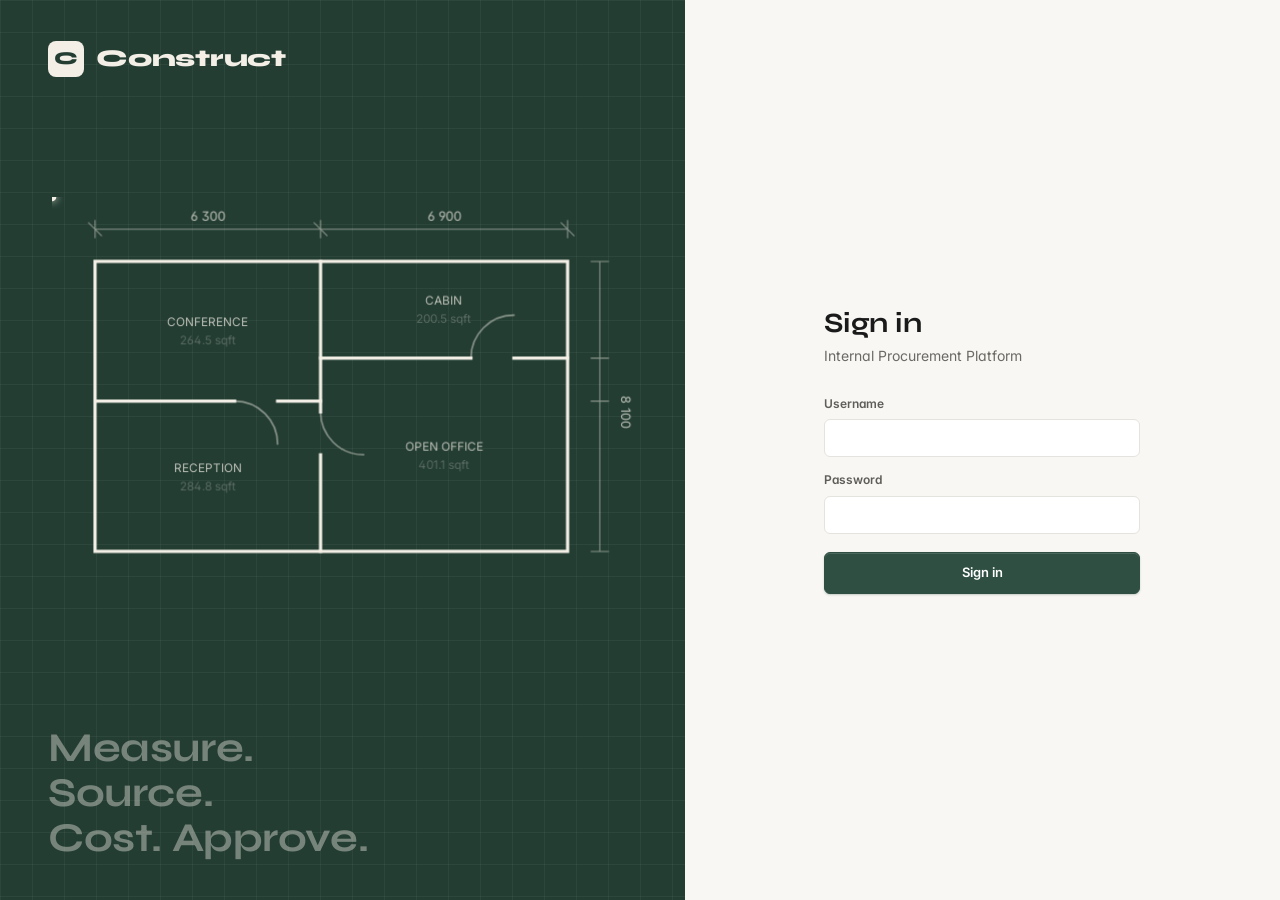
<file: suppliers.html>
<!DOCTYPE html>
<html lang="en">
<head>
    <meta charset="UTF-8">
    <meta name="viewport" content="width=device-width, initial-scale=1.0">
    <title>Suppliers — Construct</title>
    <link rel="stylesheet" href="styles.css?v=2">
    <link href="https://fonts.googleapis.com/css2?family=Material+Symbols+Outlined:opsz,wght,FILL,GRAD@20..48,100..700,0..1,-50..200" rel="stylesheet">
    <script src="auth.js?v=2"></script>
    <script src="toast.js?v=2"></script>
    <script src="ui.js?v=2"></script>
    <script src="api.js?v=2"></script>
    <script src="cart.js?v=2"></script>
</head>
<body>
    <div class="page-body">
        <div class="sidebar">
            <a href="catalog.html" class="back-btn">← Back to Catalog</a>
            <button class="add-btn btn-block" id="add-btn" style="margin-top:8px">+ Add supplier</button>
            <a href="all-products.html" class="btn btn-secondary btn-block">View all products</a>
            <div id="filter-tabs" style="display:grid;grid-template-columns:1fr 1fr;gap:8px;margin-top:12px;"></div>
        </div>

        <div class="main-content">
            <div class="page-header">
                <h1 id="category-title">Suppliers</h1>
                <div class="search-box">
                    <input type="search" placeholder="Search suppliers" aria-label="Search suppliers">
                </div>
            </div>
            <div id="supplier-container"><div class="skeleton card" role="status" aria-label="Loading"><div class="skel-row"><span class="skel" style="width:62%"></span><span class="skel skel-sm" style="width:28%"></span></div><div class="skel-row"><span class="skel" style="width:48%"></span><span class="skel skel-sm" style="width:22%"></span></div><div class="skel-row"><span class="skel" style="width:56%"></span><span class="skel skel-sm" style="width:30%"></span></div></div></div>
        </div>
    </div>

    <div class="modal-overlay" id="modal-overlay">
        <div class="modal">
    
            <h2 id="modal-title">Add New Supplier</h2>
    
            <div class="supplier-form-grid">
    
                <!-- LEFT COLUMN -->
                <div class="form-column">
    
                    <input type="text"
                           id="sup-name"
                           placeholder="Company Name">
    
                    <input type="text"
                           id="sup-conName"
                           placeholder="Contact Name">
    
                    <input type="text"
                           id="sup-num"
                           placeholder="Contact No.">
    
                    <select id="sup-type">
                        <option value="">Type</option>
                        <option value="Manufacturer">Manufacturer</option>
                        <option value="Supplier">Supplier</option>
                        <option value="Service Provider">Service Provider</option>
                    </select>
    
                    <div class="checkbox-grid" id="checkbox-grid"></div>
    
                </div>
    
                <!-- RIGHT COLUMN -->
                <div class="form-column">    
                    <input type="text"
                           id="sup-loc"
                           placeholder="Location">    
                    <input type="text"
                           id="sup-desgn"
                           placeholder="Designation">
                    <select id="sup-scale">
                        <option value="">Scale</option>
                        <option value="Small">Small</option>
                        <option value="Medium">Medium</option>
                        <option value="Large">Large</option>
                    </select>
                    <textarea id="sup-usp"
                              placeholder="USP"></textarea>
                </div>    
            </div>    
            <div class="modal-buttons">   
                <button id="delete-supplier-btn"
                        class="delete-btn"
                        style="display:none;">
                    Delete
                </button>    
                <button id="cancel-btn">
                    Cancel
                </button>    
                <button id="confirm-btn">
                    Add
                </button>  
            </div>
        </div>
    </div>

    <div class="modal-overlay" id="project-modal">
        <div class="modal">
            <h2>Select Project</h2>
            <div id="project-list-modal"></div>
            <div class="modal-buttons">
                <button id="project-modal-close">Close</button>
            </div>
        </div>
    </div>

    <script src="topbar.js?v=2"></script>
    <script>
        const filterIcons = {
    'Office Furniture': 'desk',
    'Modular Furniture': 'kitchen',
    'Collab Furniture': 'groups',
    'Loose Furniture': 'chair',
    'Outdoor Furniture': 'deck',
    'Decorative': 'star'
};

        let activeFilters = new Set();
        let editingId = null;
        let categoryId = localStorage.getItem('selectedCategoryId');
let categoryName = localStorage.getItem('selectedCategoryName');
document.getElementById('category-title').textContent = categoryName + ' — Suppliers';

        async function loadSuppliers() {
            let response = await authFetch('https://construct-backend-production.up.railway.app/api/suppliers/' + categoryId);
            let suppliers = await response.json();

            if (activeFilters.size > 0) {
    let filterArray = [...activeFilters];
    
    let supplierSets = await Promise.all(filterArray.map(async filterId => {
        let linksResponse = await authFetch('https://construct-backend-production.up.railway.app/api/supplier-subcategories/' + filterId);
        let links = await linksResponse.json();
        return new Set(links.map(link => link.supplierId));
    }));
    
    suppliers = suppliers.filter(s => supplierSets.every(set => set.has(s.id)));
}

            let grid = document.getElementById('supplier-container');
            grid.innerHTML = '';
            if (!suppliers.length) {
                grid.innerHTML = '<div class="empty-state card"><strong>No suppliers here yet</strong>Add a supplier, or clear the filters on the left.</div>';
                return;
            }

            let Manufacturer = suppliers.filter(s => s.supplierType === 'Manufacturer');
            let Supplier = suppliers.filter(s => s.supplierType === 'Supplier');
            let serviceProvider = suppliers.filter(s => s.supplierType === 'Service Provider');
            let untyped = suppliers.filter(s => !s.supplierType);

            function renderSection(title, list) {
                if (list.length === 0) return;

                let container = document.getElementById('supplier-container');

                let header = document.createElement('h2');
                header.className = 'section-title';
                header.textContent = title;
                container.appendChild(header);

                let table = document.createElement('table');
                table.className = 'list-table';
                let wrap = document.createElement('div');
                wrap.className = 'table-wrap';
                table.innerHTML = `
                    <thead>
                        <tr>
                            <th>Company</th>
                            <th>Contact</th>
                            <th>Phone</th>
                            <th>Location</th>
                            <th>Scale</th>
                            <th>USP</th>
                            <th></th>
                        </tr>
                    </thead>
                    <tbody id="tbody-${title.replace(/\s/g,'')}"></tbody>
                `;
                wrap.appendChild(table);
                container.appendChild(wrap);

                list.forEach(sup => renderSupplier(sup, `tbody-${title.replace(/\s/g,'')}`));
            }
            
            renderSection('Manufacturer', Manufacturer);
            renderSection('Supplier', Supplier);
            renderSection('Service Provider', serviceProvider);
            if (untyped.length > 0) renderSection('Other', untyped);
        }

        async function getCartQuantity(productId) {
    let cart = await getCart();
    let item = cart.find(i => i.productId === productId);
    return item ? item.quantity : 0;
}

        function cellText(v) { return v ? escapeHtml(v) : '<span class="text-muted">—</span>'; }

        function renderSupplier(sup, tbodyId) {
            let tbody = document.getElementById(tbodyId);
            let row = document.createElement('tr');
            row.style.cursor = 'pointer';
            row.innerHTML = `
                <td class="fw-600">${cellText(sup.name)}</td>
                <td>${[sup.conName, sup.desgn].filter(Boolean).map(escapeHtml).join(' · ') || '<span class="text-muted">—</span>'}</td>
                <td class="tnum">${cellText(sup.num)}</td>
                <td>${cellText(sup.location)}</td>
                <td>${cellText(sup.scale)}</td>
                <td>${cellText(sup.usp)}</td>
                <td><button aria-label="Edit supplier" title="Edit supplier" class="dots-btn" onclick="event.stopPropagation(); editSupplier(${sup.id})"><svg class="ic" width="18" height="18" viewBox="0 0 24 24" fill="none" stroke="currentColor" stroke-width="2" stroke-linecap="round" stroke-linejoin="round" aria-hidden="true"><circle cx="12" cy="5" r="1"/><circle cx="12" cy="12" r="1"/><circle cx="12" cy="19" r="1"/></svg></button></td>
            `;
            row.dataset.clickable = '';
            row.addEventListener('click', function() {
                localStorage.setItem('selectedSupplier', sup.name);
                localStorage.setItem('selectedSupplierId', sup.id);
                window.location.href = 'products.html';
            });
            tbody.appendChild(row);
        }

        async function loadSubCategoryCheckboxes(){
    console.log(categoryId)
    let response = await authFetch('https://construct-backend-production.up.railway.app/api/subcategories/' + categoryId)
    let sup = await response.json();

    let container = document.getElementById('checkbox-grid');
    container.innerHTML = '';

    sup.forEach(function(subcat) {
        container.innerHTML += `<label class="checkbox-item"><input type="checkbox" id="cb-${subcat.id}"> <span>${subcat.name}</span></label>`;
    });
}

        async function loadSidebarFilters() {
            let response = await authFetch('https://construct-backend-production.up.railway.app/api/subcategories/' + categoryId);
            let subcategories = await response.json();

            let container = document.getElementById('filter-tabs');
            container.innerHTML = '';

            subcategories.forEach(function(subcat) {
                let btn = document.createElement('button');
btn.dataset.subcatId = subcat.id;
btn.className = 'filter-tab';
btn.innerHTML = `
    <span class="material-symbols-outlined" style="font-size:24px;display:block;margin-bottom:4px">
    ${filterIcons[subcat.name] || 'category'}
</span>
    <span style="font-size:12px">${subcat.name}</span>
`;
btn.addEventListener('click', function() {
    let subcatId = subcat.id;
    if (activeFilters.has(subcatId)) {
        activeFilters.delete(subcatId);
        btn.classList.remove('active');
    } else {
        activeFilters.add(subcatId);
        btn.classList.add('active');
    }
    loadSuppliers();
});
                container.appendChild(btn);
            });
        }

        async function editSupplier(id) {
            let response = await authFetch('https://construct-backend-production.up.railway.app/api/suppliers/single/' + id);
            let sup = await response.json();

            editingId = id;
            document.getElementById('sup-name').value = sup.name || '';
            document.getElementById('sup-conName').value = sup.conName || '';
            document.getElementById('sup-desgn').value = sup.desgn || '';
            document.getElementById('sup-num').value = sup.num || '';
            document.getElementById('sup-loc').value = sup.location || '';
            document.getElementById('sup-usp').value = sup.usp || '';
            document.getElementById('sup-scale').value = sup.scale || '';
            document.getElementById('sup-type').value = sup.supplierType || '';
            document.getElementById('modal-title').textContent = 'Edit Supplier';
            document.getElementById('confirm-btn').textContent = 'Save';
            document.getElementById('delete-supplier-btn').style.display = 'block';

            await loadSubCategoryCheckboxes();
            let linksResponse = await authFetch('https://construct-backend-production.up.railway.app/api/supplier-subcategories/supplier/' + id);
            let links = await linksResponse.json();
            links.forEach(function(link) {
            document.getElementById('cb-' + link.subCategoryId).checked = true
        });

        modal.classList.add('open');
        }

        let modal = document.getElementById('modal-overlay');
        let addBtn = document.getElementById('add-btn');
        let cancelBtn = document.getElementById('cancel-btn');
        let confirmBtn = document.getElementById('confirm-btn');

        addBtn.addEventListener('click', function() {
            editingId = null;
            document.getElementById('sup-name').value = '';
            document.getElementById('sup-conName').value = '';
            document.getElementById('sup-desgn').value = '';
            document.getElementById('sup-usp').value = '';
            document.getElementById('sup-num').value = '';
            document.getElementById('sup-loc').value = '';
            document.getElementById('sup-scale').value = '';
            document.getElementById('modal-title').textContent = 'Add New Supplier';
            document.getElementById('confirm-btn').textContent = 'Add';
            document.getElementById('delete-supplier-btn').style.display = 'none';
            loadSubCategoryCheckboxes();
            modal.classList.add('open');
        });

        cancelBtn.addEventListener('click', function() {
            modal.classList.remove('open');
            editingId = null;
        });

        confirmBtn.addEventListener('click', async function() {
            let name = document.getElementById('sup-name').value.trim();
            let conName = document.getElementById('sup-conName').value.trim();
            let desgn = document.getElementById('sup-desgn').value.trim();
            let num = document.getElementById('sup-num').value.trim();
            let location = document.getElementById('sup-loc').value.trim();
            let usp = document.getElementById('sup-usp').value.trim();
            let scale = document.getElementById('sup-scale').value.trim();
            let supplierType = document.getElementById('sup-type').value;

            if (name === '') {
                showToast('Please enter a company name', 'error');
                return;
            }

            let supplier = { name, categoryId, conName, desgn, num, location, usp, scale, supplierType };

            if (editingId) {
                let saveResponse = await authFetch('https://construct-backend-production.up.railway.app/api/suppliers/' + editingId, {
                    method: 'PUT',
                    headers: { 'Content-Type': 'application/json' },
                    body: JSON.stringify(supplier)
                });
                var saved = await saveResponse.json();
            } else {
                let catalogPath = '';
                supplier.catalogPath = catalogPath;
                let saveResponse = await authFetch('https://construct-backend-production.up.railway.app/api/suppliers', {
                    method: 'POST',
                    headers: { 'Content-Type': 'application/json' },
                    body: JSON.stringify(supplier)
                });
                var saved = await saveResponse.json();
            }

            let checkedBoxes = document.querySelectorAll('#checkbox-grid input[type="checkbox"]:checked');
            await authFetch('https://construct-backend-production.up.railway.app/api/supplier-subcategories/supplier/' + saved.id, {
                method: 'DELETE'
            });
            checkedBoxes.forEach(async function(box) {
                let subCategoryId = Number(box.id.replace("cb-", ""));
                await authFetch('https://construct-backend-production.up.railway.app/api/supplier-subcategories', {
                    method: 'POST',
                    headers: {'Content-Type': 'application/json'},
                    body: JSON.stringify({ supplierId: saved.id, subCategoryId: subCategoryId})
                });
            });

            modal.classList.remove('open');
            editingId = null;
            document.getElementById('supplier-container').innerHTML = '';
            loadSuppliers();
        });

        document.querySelector('.search-box input').addEventListener('input', function() {
    let query = this.value.toLowerCase().trim();
    let rows = document.querySelectorAll('#supplier-container tr');
    rows.forEach(function(row) {
        if (row.closest('thead')) return; // skip header rows
        let text = row.textContent.toLowerCase();
        row.style.display = text.includes(query) ? '' : 'none';
    });
});

        document.getElementById('delete-supplier-btn').addEventListener('click', async function() {
            if (await uiConfirm('Delete this supplier? This cannot be undone.')) {
                await authFetch('https://construct-backend-production.up.railway.app/api/suppliers/' + editingId, {
                    method: 'DELETE'
                });
                modal.classList.remove('open');
                editingId = null;
                loadSuppliers();
            }
        });

        loadSuppliers();
        loadSidebarFilters();
        updateCartCount();
    </script>
</body>
</html>
</file>
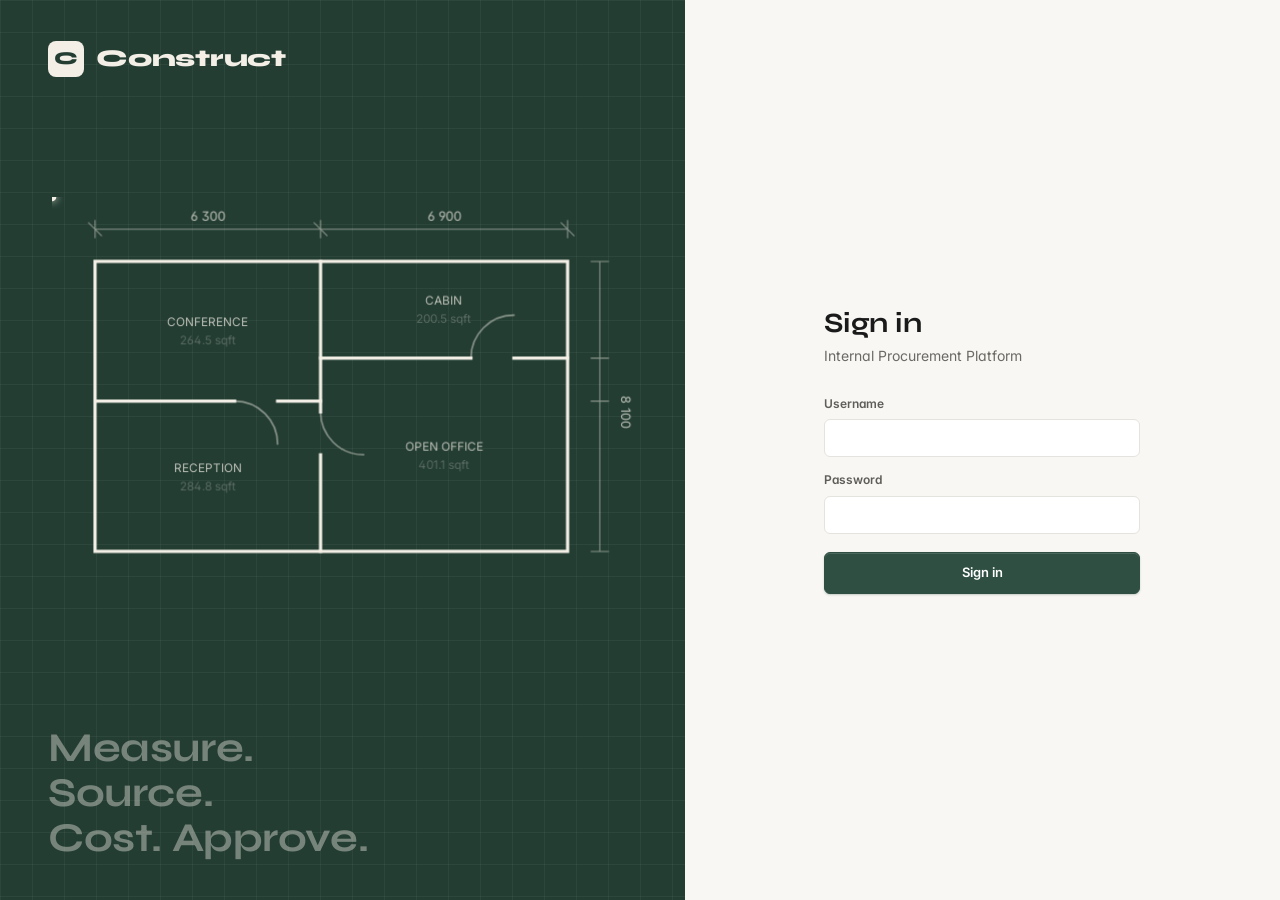
<file: tasks.html>
<!DOCTYPE html>
<html>
    <head>
    <meta charset="UTF-8">
    <meta name="viewport" content="width=device-width, initial-scale=1.0">
        <title>Tasks — Construct</title>
        <link rel="stylesheet" href="styles.css?v=2">
        <script src="auth.js?v=2"></script>
        <script src="toast.js?v=2"></script>
        <script src="ui.js?v=2"></script>
        <script src="api.js?v=2"></script>
        <script src="cart.js?v=2"></script>
        <link href="https://fonts.googleapis.com/css2?family=Inter:wght@300;400;500;600;700&family=Syne:wght@600;700;800&display=swap" rel="stylesheet">
    </head>
<body>

    <div class="page-body">
        <div class="main-content">
            <div class="page-header">
                <div>
                    <h1 id="tasks-title">To do</h1>
                    <p class="page-subtitle" id="tasks-subtitle">Your personal tasks and anything assigned to you</p>
                </div>
                <button class="add-btn" onclick="openTaskModal()">+ New task</button>
            </div>
            <div id="tasks-tab-toggle" class="segmented" role="tablist" style="display:flex;margin-bottom:20px">
                <button class="tasks-toggle-btn active" id="todo-tab-btn" role="tab" onclick="switchTab('todo')" style="flex:1">To do</button>
                <button class="tasks-toggle-btn" id="assigned-tab-btn" role="tab" onclick="switchTab('assigned')" style="flex:1">Assigned by me</button>
            </div>
            <div id="view-todo"></div>
            <div id="view-assigned" style="display:none"></div>
        </div>
    </div>

    <div class="modal-overlay" id="task-modal">
        <div class="modal" style="width:420px">
            <h2>New task</h2>
            <input type="text" id="task-title" placeholder="Task title">
            <textarea id="task-description" placeholder="Description (optional)" rows="3" style="resize:vertical"></textarea>
            <select id="task-assignee">
                <option value="">Assign to myself</option>
            </select>
            <input type="date" id="task-due-date">
            <div class="modal-buttons">
                <button id="task-modal-cancel">Cancel</button>
                <button id="task-modal-confirm" class="add-btn">Create Task</button>
            </div>
        </div>
    </div>

    <script src="topbar.js?v=2"></script>
<script>
    let currentTab = 'todo';
    let _allUsers = [];
    let currentUsername = sessionStorage.getItem('construct-user') || '';

    function switchTab(tab) {
        currentTab = tab;
        document.getElementById('view-todo').style.display = tab === 'todo' ? 'block' : 'none';
        document.getElementById('view-assigned').style.display = tab === 'assigned' ? 'block' : 'none';
        document.getElementById('todo-tab-btn').classList.toggle('active', tab === 'todo');
        document.getElementById('assigned-tab-btn').classList.toggle('active', tab === 'assigned');

        document.getElementById('tasks-title').textContent = tab === 'todo' ? 'To do' : 'Assigned by me';
        document.getElementById('tasks-subtitle').textContent = tab === 'todo'
            ? 'Your personal tasks and anything assigned to you'
            : 'Tasks you have assigned to others, and whether they are done';

        if (tab === 'todo') loadTodoTab();
        if (tab === 'assigned') loadAssignedTab();
    }

    function taskCard(task, options) {
        options = options || {};
        let isDone = task.status === 'COMPLETED';
        let assignedByOther = task.assignedBy && task.assignedBy !== task.assignedTo;
        let card = document.createElement('div');
        card.style.cssText = `
            background:var(--surface);
            border:1px solid var(--border);
            border-radius:8px;
            padding:14px 16px;
            margin-bottom:10px;
            display:flex;
            align-items:flex-start;
            gap:12px;
        `;

        let checkboxHtml = options.showCheckbox !== false ? `
            <input type="checkbox" ${isDone ? 'checked' : ''} onchange="toggleTask(${task.id})"
                style="width:18px;height:18px;margin-top:2px;accent-color:var(--accent);cursor:pointer;flex-shrink:0">
        ` : `
            <span style="font-size:12px;font-weight:600;padding:3px 8px;border-radius:4px;flex-shrink:0;margin-top:1px;
                background:${isDone ? 'var(--accent-glow)' : '#8A6A2E18'};
                color:${isDone ? 'var(--accent)' : 'var(--warning)'}">${isDone ? 'Completed' : 'Pending'}</span>
        `;

        card.innerHTML = `
            ${checkboxHtml}
            <div style="flex:1;min-width:0">
                <div style="font-size:14px;font-weight:600;color:var(--text-primary);${isDone ? 'text-decoration:line-through;color:var(--text-muted)' : ''}">${task.title}</div>
                ${task.description ? `<div style="font-size:13px;color:var(--text-secondary);margin-top:4px">${task.description}</div>` : ''}
                <div style="font-size:12px;color:var(--text-muted);margin-top:6px;display:flex;gap:10px;flex-wrap:wrap">
                    ${options.showAssignedBy && assignedByOther ? `<span>Assigned by ${task.assignedBy}</span>` : ''}
                    ${options.showAssignedTo ? `<span>Assigned to ${task.assignedTo}</span>` : ''}
                    ${task.dueDate ? `<span>Due ${task.dueDate}</span>` : ''}
                </div>
            </div>
            <button class="icon-btn hover-danger" onclick="deleteTask(${task.id})" aria-label="Delete task" title="Delete task"><svg class="ic" width="16" height="16" viewBox="0 0 24 24" fill="none" stroke="currentColor" stroke-width="2" stroke-linecap="round" stroke-linejoin="round" aria-hidden="true"><path d="M18 6L6 18M6 6l12 12"/></svg></button>
        `;
        return card;
    }

    async function loadTodoTab() {
        let container = document.getElementById('view-todo');
        container.innerHTML = skeleton(3);

        let response = await authFetch(`${API}/api/tasks/mine?username=${encodeURIComponent(currentUsername)}`);
        let tasks = await response.json();

        container.innerHTML = '';
        if (tasks.length === 0) {
            container.innerHTML = '<div class="empty-state card"><strong>Nothing on your plate</strong>New tasks you create or are given will show up here.</div>';
            return;
        }

        // Unfinished first, then completed
        tasks.sort((a, b) => (a.status === 'COMPLETED' ? 1 : 0) - (b.status === 'COMPLETED' ? 1 : 0));

        tasks.forEach(task => {
            container.appendChild(taskCard(task, { showAssignedBy: true }));
        });
    }

    async function loadAssignedTab() {
        let container = document.getElementById('view-assigned');
        container.innerHTML = skeleton(3);

        let response = await authFetch(`${API}/api/tasks/assigned-by-me?username=${encodeURIComponent(currentUsername)}`);
        let tasks = await response.json();

        container.innerHTML = '';
        if (tasks.length === 0) {
            container.innerHTML = '<p style="color:var(--text-muted);font-size:13px">You haven\'t assigned any tasks yet.</p>';
            return;
        }

        tasks.sort((a, b) => (a.status === 'COMPLETED' ? 1 : 0) - (b.status === 'COMPLETED' ? 1 : 0));

        tasks.forEach(task => {
            container.appendChild(taskCard(task, { showAssignedTo: true, showCheckbox: false }));
        });
    }

    async function toggleTask(id) {
        await authFetch(`${API}/api/tasks/${id}/toggle`, { method: 'POST', headers: authHeaders() });
        if (currentTab === 'todo') loadTodoTab(); else loadAssignedTab();
    }

    async function deleteTask(id) {
        await authFetch(`${API}/api/tasks/${id}`, { method: 'DELETE', headers: authHeaders() });
        showToast('Task deleted', 'info');
        if (currentTab === 'todo') loadTodoTab(); else loadAssignedTab();
    }

    // Everyone can assign tasks to everyone else, not just admins - the
    // assignee dropdown just needs the full user list to pick from.
    async function loadUsersForAssignee() {
        let select = document.getElementById('task-assignee');
        select.style.display = '';
        try {
            if (_allUsers.length === 0) {
                let response = await authFetch(`${API}/api/users`);
                if (!response.ok) throw new Error('Failed to load users (' + response.status + ')');
                _allUsers = await response.json();
            }
            select.innerHTML = '<option value="">Assign to myself</option>' +
                _allUsers
                    .filter(u => u.username !== currentUsername)
                    .map(u => `<option value="${u.username}">${u.username}</option>`)
                    .join('');
        } catch (e) {
            showToast('Could not load the user list — you can still create a task for yourself', 'error');
        }
    }

    function openTaskModal() {
        document.getElementById('task-title').value = '';
        document.getElementById('task-description').value = '';
        document.getElementById('task-due-date').value = '';
        loadUsersForAssignee();
        document.getElementById('task-modal').classList.add('open');
    }

    document.getElementById('task-modal-cancel').addEventListener('click', function() {
        document.getElementById('task-modal').classList.remove('open');
    });

    document.getElementById('task-modal-confirm').addEventListener('click', async function() {
        let title = document.getElementById('task-title').value.trim();
        if (!title) {
            showToast('Give the task a title', 'error');
            return;
        }
        let assignee = document.getElementById('task-assignee').value;
        let body = {
            title,
            description: document.getElementById('task-description').value.trim(),
            dueDate: document.getElementById('task-due-date').value,
            assignedBy: currentUsername,
            assignedTo: assignee || currentUsername
        };
        await authFetch(`${API}/api/tasks`, {
            method: 'POST',
            headers: authHeaders(),
            body: JSON.stringify(body)
        });
        document.getElementById('task-modal').classList.remove('open');
        showToast('Task created', 'success');
        switchTab(assignee && assignee !== currentUsername ? 'assigned' : 'todo');
    });

    switchTab('todo');
</script>
</body>
</html>
</file>
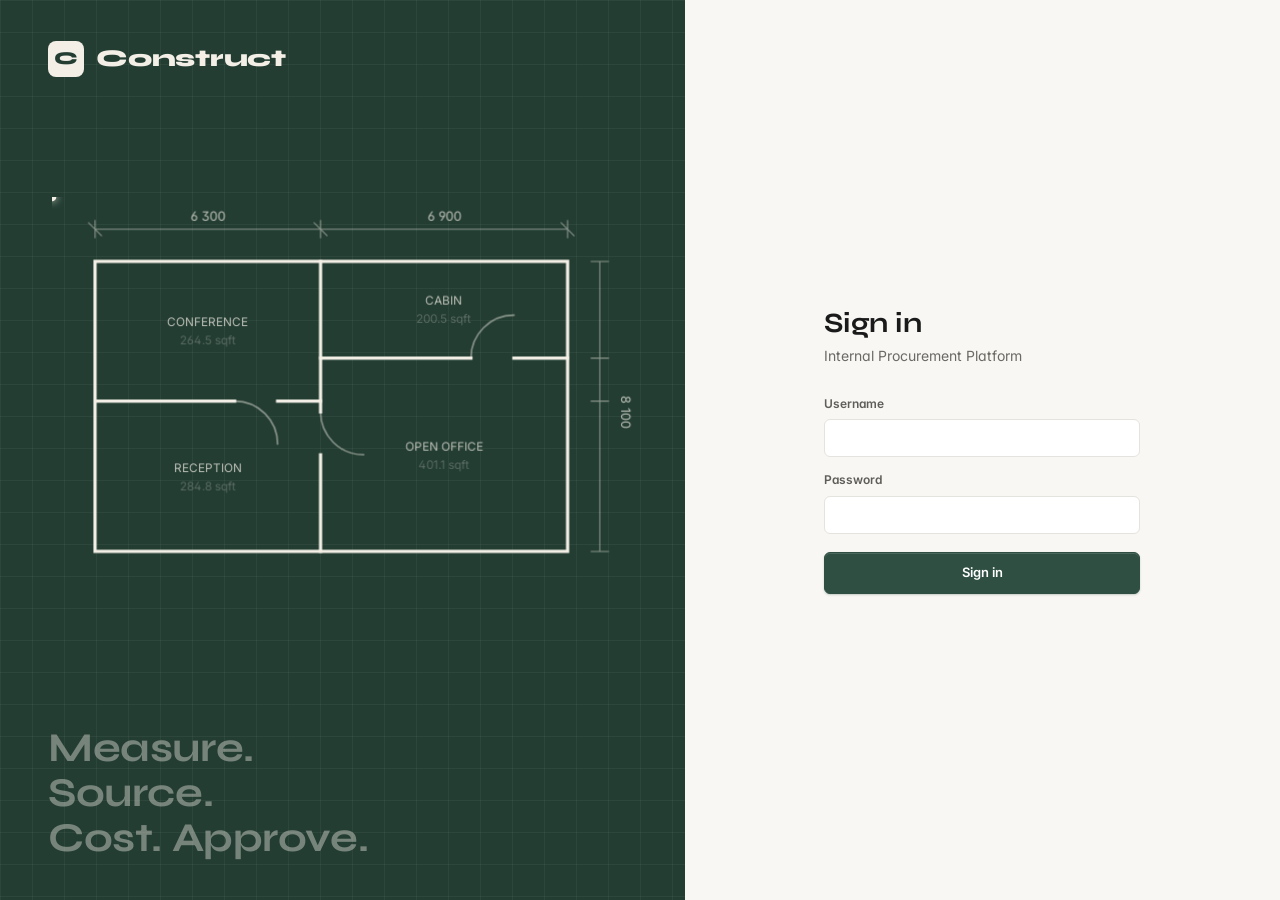
<file: users.html>
<!DOCTYPE html>
<html lang="en">
<head>
    <meta charset="UTF-8">
    <meta name="viewport" content="width=device-width, initial-scale=1.0">
    <title>Users — Construct</title>
    <link rel="stylesheet" href="styles.css?v=2">
    <link href="https://fonts.googleapis.com/css2?family=Inter:wght@300;400;500;600;700&family=Syne:wght@600;700;800&display=swap" rel="stylesheet">
    <script src="auth.js?v=2"></script>
    <script src="toast.js?v=2"></script>
    <script src="ui.js?v=2"></script>
    <script src="api.js?v=2"></script>
    <script src="cart.js?v=2"></script>
</head>
<body>

    <div class="page-body">
        <div class="main-content">
            <div class="page-header">
                <div>
                    <h1>Users</h1>
                    <p class="page-subtitle">Create accounts and choose who can see what</p>
                </div>
                <button class="add-btn" id="add-btn">+ New account</button>
            </div>

            <div class="table-wrap">
                <table class="list-table">
                    <thead>
                        <tr>
                            <th>Username</th>
                            <th>Role</th>
                            <th>Projects</th>
                            <th></th>
                        </tr>
                    </thead>
                    <tbody id="users-tbody"></tbody>
                </table>
            </div>
            <div id="users-empty" style="display:none;color:var(--text-muted);font-size:13px;padding:20px 0">No accounts yet.</div>
        </div>
    </div>

    <!-- New Account Modal -->
    <div class="modal-overlay" id="modal-overlay">
        <div class="modal" style="width:400px">
            <h2>New Account</h2>
            <input type="text" id="user-username" placeholder="Username" autocomplete="off">
            <input type="password" id="user-password" placeholder="Password" autocomplete="new-password">
            <select id="user-role">
                <option value="ADMIN">Admin</option>
                <option value="FINANCE">Finance</option>
                <option value="VISUALIZER" selected>Visualizer</option>
            </select>
            <div class="modal-buttons">
                <button id="cancel-btn">Cancel</button>
                <button id="confirm-btn">Create</button>
            </div>
        </div>
    </div>

    <!-- Reset Password Modal -->
    <div class="modal-overlay" id="password-modal">
        <div class="modal" style="width:360px">
            <h2>Reset Password</h2>
            <p style="font-size:13px;color:var(--text-muted);margin-top:-6px" id="password-modal-sub"></p>
            <input type="password" id="new-password" placeholder="New password" autocomplete="new-password">
            <div class="modal-buttons">
                <button id="password-cancel-btn">Cancel</button>
                <button id="password-confirm-btn">Save</button>
            </div>
        </div>
    </div>

    <!-- Manage Access Modal -->
    <div class="modal-overlay" id="access-modal">
        <div class="modal" style="width:420px">
            <h2>Manage Access</h2>
            <p style="font-size:13px;color:var(--text-muted);margin-top:-6px" id="access-modal-sub">Which projects this account can see and work on.</p>
            <div id="access-project-list" style="max-height:320px;overflow-y:auto;display:flex;flex-direction:column;gap:6px"></div>
            <div class="modal-buttons">
                <button id="access-modal-close">Done</button>
            </div>
        </div>
    </div>
    </div>

    <script src="topbar.js?v=2"></script>
    <script>
        // This page is admin-only — anyone else who lands here is bounced to the dashboard.
        if (!isAdmin()) {
            window.location.replace('dashboard.html');
        }

        let currentUsername = sessionStorage.getItem('construct-user') || '';
        let _allProjects = [];
        let roleLabels = { ADMIN: 'Admin', FINANCE: 'Finance', VISUALIZER: 'Visualizer', UNASSIGNED: 'Unassigned' };
        let roleColors = { ADMIN: '#355E45', FINANCE: '#3B5470', VISUALIZER: '#7A5C22', UNASSIGNED: 'var(--text-muted)' };

        async function loadUsers() {
            let [usersRes, projectsRes] = await Promise.all([
                authFetch(`${API}/api/users`),
                authFetch(`${API}/api/projects`)
            ]);
            let users = usersRes.ok ? await usersRes.json() : [];
            _allProjects = projectsRes.ok ? await projectsRes.json() : [];

            users.sort((a, b) => a.username.localeCompare(b.username));

            let assignmentCounts = await Promise.all(
                users.map(u => authFetch(`${API}/api/project-assignments/mine?username=${encodeURIComponent(u.username)}`)
                    .then(r => r.ok ? r.json() : []))
            );

            let tbody = document.getElementById('users-tbody');
            tbody.innerHTML = '';
            document.getElementById('users-empty').style.display = users.length === 0 ? 'block' : 'none';

            users.forEach(function(user, index) {
                let assignedCount = assignmentCounts[index].length;
                let isSelf = user.username === currentUsername;
                let row = document.createElement('tr');
                row.innerHTML = `
                    <td style="font-weight:500;white-space:nowrap">${user.username}${isSelf ? ' <span class="badge" style="margin-left:4px">You</span>' : ''}</td>
                    <td>
                        <select data-username="${user.username}" class="role-select" aria-label="Role for ${user.username}" style="color:${roleColors[user.role] || 'var(--text-primary)'};font-weight:600;padding:5px 30px 5px 10px">
                            <option value="ADMIN" ${user.role === 'ADMIN' ? 'selected' : ''}>Admin</option>
                            <option value="FINANCE" ${user.role === 'FINANCE' ? 'selected' : ''}>Finance</option>
                            <option value="VISUALIZER" ${user.role === 'VISUALIZER' ? 'selected' : ''}>Visualizer</option>
                            ${user.role === 'UNASSIGNED' ? '<option value="UNASSIGNED" selected>Unassigned</option>' : ''}
                        </select>
                    </td>
                    <td class="text-secondary" style="white-space:nowrap">
                        ${user.role === 'ADMIN' ? 'All projects' : `${assignedCount} project${assignedCount === 1 ? '' : 's'}`}
                    </td>
                    <td style="text-align:right;white-space:nowrap">
                        <div class="row" style="justify-content:flex-end">
                        <button class="btn btn-secondary btn-sm" style="${user.role === 'ADMIN' ? 'display:none' : ''}" onclick="openAccessModal('${user.username}')">Manage access</button>
                        <button class="btn btn-secondary btn-sm" onclick="openPasswordModal('${user.username}')">Reset password</button>
                        <button class="dots-btn hover-danger" style="${isSelf ? 'visibility:hidden' : ''}" onclick="deleteUser('${user.username}')" title="Delete account" aria-label="Delete ${user.username}'s account">${icon('trash')}</button>
                        </div>
                    </td>
                `;
                tbody.appendChild(row);
            });

            document.querySelectorAll('.role-select').forEach(select => {
                select.addEventListener('change', async function() {
                    let username = this.dataset.username;
                    let role = this.value;
                    let response = await authFetch(`${API}/api/users/${encodeURIComponent(username)}/role`, {
                        method: 'PUT',
                        headers: authHeaders(),
                        body: JSON.stringify({ role })
                    });
                    if (response.ok) {
                        showToast(`${username} is now ${roleLabels[role] || role}`, 'success');
                        loadUsers();
                    } else {
                        showToast('Could not change that role', 'error');
                        loadUsers();
                    }
                });
            });
        }

        async function openAccessModal(username) {
            document.getElementById('access-modal-sub').textContent = `Which projects ${username} can see and work on.`;
            let listEl = document.getElementById('access-project-list');
            listEl.innerHTML = skeleton(3);
            document.getElementById('access-modal').classList.add('open');

            let assignedRes = await authFetch(`${API}/api/project-assignments/mine?username=${encodeURIComponent(username)}`);
            let assigned = new Set(assignedRes.ok ? await assignedRes.json() : []);

            if (_allProjects.length === 0) {
                listEl.innerHTML = '<p style="color:var(--text-muted);font-size:13px">No projects yet.</p>';
                return;
            }

            listEl.innerHTML = _allProjects.map(p => `
                <label class="checkbox-item" style="cursor:pointer">
                    <input type="checkbox" data-project-id="${p.id}" ${assigned.has(p.id) ? 'checked' : ''}
                        onchange="toggleAccess(${p.id}, '${username}', this.checked)">
                    <span>${p.name}</span>
                </label>
            `).join('');
        }

        async function toggleAccess(projectId, username, shouldAssign) {
            if (shouldAssign) {
                await authFetch(`${API}/api/project-assignments`, {
                    method: 'POST',
                    headers: authHeaders(),
                    body: JSON.stringify({ projectId, username })
                });
                showToast(`${username} can now access this project`, 'success');
            } else {
                await authFetch(`${API}/api/project-assignments/${projectId}/${username}`, {
                    method: 'DELETE',
                    headers: authHeaders()
                });
                showToast(`${username} no longer has access`, 'info');
            }
        }

        document.getElementById('access-modal-close').addEventListener('click', function() {
            document.getElementById('access-modal').classList.remove('open');
            loadUsers();
        });

        let passwordTargetUsername = null;
        function openPasswordModal(username) {
            passwordTargetUsername = username;
            document.getElementById('password-modal-sub').textContent = `Set a new password for ${username}.`;
            document.getElementById('new-password').value = '';
            document.getElementById('password-modal').classList.add('open');
        }

        document.getElementById('password-cancel-btn').addEventListener('click', function() {
            document.getElementById('password-modal').classList.remove('open');
        });

        document.getElementById('password-confirm-btn').addEventListener('click', async function() {
            let password = document.getElementById('new-password').value;
            if (!password) {
                showToast('Enter a new password', 'error');
                return;
            }
            let response = await authFetch(`${API}/api/users/${encodeURIComponent(passwordTargetUsername)}/password`, {
                method: 'PUT',
                headers: authHeaders(),
                body: JSON.stringify({ password })
            });
            if (response.ok) {
                showToast('Password updated', 'success');
                document.getElementById('password-modal').classList.remove('open');
            } else {
                showToast('Could not update that password', 'error');
            }
        });

        async function deleteUser(username) {
            if (!await uiConfirm(`Delete ${username}'s account? This cannot be undone.`)) return;
            let response = await authFetch(`${API}/api/users/${encodeURIComponent(username)}`, {
                method: 'DELETE',
                headers: authHeaders()
            });
            if (response.ok) {
                showToast('Account deleted', 'info');
                loadUsers();
            } else {
                // Read as text first: if this 403 came from Spring Security itself
                // (e.g. the token wasn't accepted) rather than our own controller code,
                // the body won't be JSON at all, and response.json() would silently
                // swallow that detail behind a generic fallback message.
                let raw = await response.text().catch(() => '');
                let message = raw;
                try { message = JSON.parse(raw).error || raw; } catch (e) { /* not JSON - show raw text */ }
                showToast(`Delete failed (${response.status}): ${message || 'no details returned'}`, 'error');
            }
        }

        let modal = document.getElementById('modal-overlay');
        let addBtn = document.getElementById('add-btn');
        let cancelBtn = document.getElementById('cancel-btn');
        let confirmBtn = document.getElementById('confirm-btn');

        addBtn.addEventListener('click', function() {
            document.getElementById('user-username').value = '';
            document.getElementById('user-password').value = '';
            document.getElementById('user-role').value = 'VISUALIZER';
            modal.classList.add('open');
        });

        cancelBtn.addEventListener('click', function() {
            modal.classList.remove('open');
        });

        confirmBtn.addEventListener('click', async function() {
            let username = document.getElementById('user-username').value.trim();
            let password = document.getElementById('user-password').value;
            let role = document.getElementById('user-role').value;

            if (!username || !password) {
                showToast('Enter a username and password', 'error');
                return;
            }

            let response = await authFetch(`${API}/api/users`, {
                method: 'POST',
                headers: authHeaders(),
                body: JSON.stringify({ username, password, role })
            });

            if (response.ok) {
                modal.classList.remove('open');
                showToast(`Account created for ${username}`, 'success');
                loadUsers();
            } else {
                let body = await response.json().catch(() => ({}));
                showToast(body.error || 'Could not create that account', 'error');
            }
        });

        loadUsers();
        updateCartCount();
    </script>
</body>
</html>
</file>
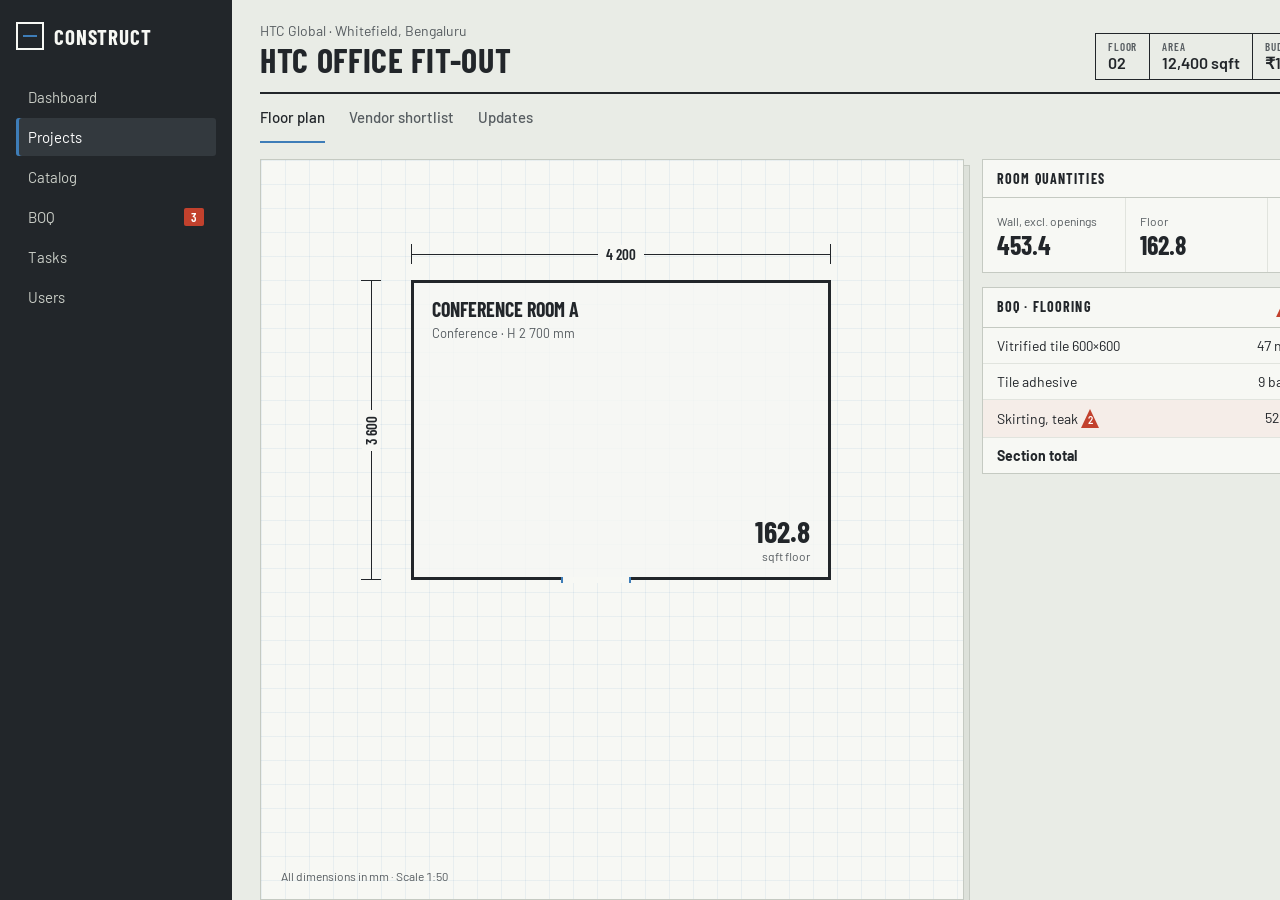
<file: .impeccable/mocks/decision/assigned.html>
<!doctype html>
<html><head><meta charset="utf-8">
<link href="https://fonts.googleapis.com/css2?family=Barlow:wght@400;500;600;700&family=Barlow+Condensed:wght@500;600;700&display=swap" rel="stylesheet">
<style>
*{box-sizing:border-box;margin:0;padding:0}
body{width:1440px;height:900px;overflow:hidden;display:flex;font-family:Barlow,sans-serif;background:#E9ECE6;color:#22262A;font-variant-numeric:tabular-nums}
.rail{width:232px;background:#22262A;color:#C9CDC6;display:flex;flex-direction:column;padding:22px 16px}
.mark{display:flex;align-items:center;gap:10px;color:#F7F8F4;font:700 21px 'Barlow Condensed';letter-spacing:.04em;text-transform:uppercase;margin-bottom:28px}
.mark i{width:28px;height:28px;border:2px solid #F7F8F4;display:block;position:relative}
.mark i:after{content:"";position:absolute;left:5px;right:5px;top:11px;height:2px;background:#3E7DB8}
.nav a{display:flex;justify-content:space-between;padding:10px 12px;font-size:15px;color:#C9CDC6;border-radius:3px;margin-bottom:2px}
.nav a.on{background:#33393E;color:#fff;box-shadow:inset 3px 0 #3E7DB8}
.nav b{font:600 13px 'Barlow Condensed';background:#C2412D;color:#fff;padding:1px 7px;border-radius:2px}
.sheet{flex:1;display:flex;flex-direction:column;padding:22px 28px 0}
.title{display:flex;align-items:flex-end;justify-content:space-between;border-bottom:2px solid #22262A;padding-bottom:12px}
.title h1{font:700 34px 'Barlow Condensed';text-transform:uppercase;letter-spacing:.02em}
.title p{font-size:14px;color:#565C60}
.tb{display:grid;grid-template-columns:repeat(4,auto);border:1.5px solid #22262A;font-size:12px}
.tb div{padding:6px 12px;border-left:1px solid #22262A}.tb div:first-child{border:0}
.tb span{display:block;font:600 11px 'Barlow Condensed';letter-spacing:.08em;text-transform:uppercase;color:#565C60}
.tb strong{font:600 16px Barlow}
.tabs{display:flex;gap:24px;margin:14px 0 16px;font-size:15px;font-weight:500}
.tabs a{padding-bottom:6px;color:#565C60}.tabs a.on{color:#22262A;border-bottom:2px solid #3E7DB8}
.work{flex:1;display:grid;grid-template-columns:1fr 430px;gap:18px;min-height:0}
.plan{background:#F7F8F4;border:1px solid #C5CAC2;box-shadow:6px 6px 0 -1px #DDE1DA,6px 6px 0 0 #C5CAC2;position:relative;background-image:linear-gradient(#3E7DB815 1px,transparent 1px),linear-gradient(90deg,#3E7DB815 1px,transparent 1px);background-size:24px 24px}
.room{position:absolute;left:150px;top:120px;width:420px;height:300px;border:3px solid #22262A;background:#F7F8F4cc}
.room h3{position:absolute;left:18px;top:14px;font:700 20px 'Barlow Condensed';text-transform:uppercase}
.room p{position:absolute;left:18px;top:42px;font-size:13px;color:#565C60}
.area{position:absolute;right:18px;bottom:14px;text-align:right}.area strong{font:700 30px 'Barlow Condensed'}.area span{display:block;font-size:12px;color:#565C60}
.dim{position:absolute;display:flex;align-items:center;justify-content:center;font:600 15px 'Barlow Condensed';color:#22262A}
.dim.h{left:150px;width:420px;top:84px;height:20px;border-left:1px solid #22262A;border-right:1px solid #22262A}
.dim.h:before{content:"";position:absolute;left:0;right:0;top:10px;height:1px;background:#22262A}
.dim.h span{background:#F7F8F4;padding:0 8px;position:relative}
.dim.v{left:100px;top:120px;height:300px;width:20px;border-top:1px solid #22262A;border-bottom:1px solid #22262A}
.dim.v:before{content:"";position:absolute;top:0;bottom:0;left:10px;width:1px;background:#22262A}
.dim.v span{background:#F7F8F4;padding:6px 0;writing-mode:vertical-rl;transform:rotate(180deg);position:relative}
.tick{position:absolute;width:12px;height:2px;background:#22262A;transform:rotate(-45deg)}
.door{position:absolute;left:300px;top:417px;width:70px;height:6px;background:#F7F8F4;border-left:2px solid #3E7DB8;border-right:2px solid #3E7DB8}
.legend{position:absolute;left:20px;bottom:16px;font-size:12px;color:#565C60}
.side{display:flex;flex-direction:column;gap:14px;min-height:0}
.card{background:#F7F8F4;border:1px solid #C5CAC2}
.card h4{display:flex;justify-content:space-between;font:700 14px 'Barlow Condensed';letter-spacing:.08em;text-transform:uppercase;padding:10px 14px;border-bottom:1px solid #C5CAC2}
.row{display:grid;grid-template-columns:1fr 70px 100px;padding:9px 14px;border-bottom:1px solid #E1E4DE;font-size:14px}
.row .n{text-align:right}
.rev{display:inline-flex;align-items:center;gap:6px;color:#C2412D;font-weight:600;font-size:12px}
.rev:before{content:"2";display:inline-grid;place-items:center;width:18px;height:16px;clip-path:polygon(50% 0,100% 100%,0 100%);background:#C2412D;color:#fff;font-size:10px;padding-top:3px}
.calc{display:grid;grid-template-columns:repeat(3,1fr);text-align:left}
.calc div{padding:12px 14px;border-right:1px solid #E1E4DE}.calc div:last-child{border:0}
.calc span{font-size:12px;color:#565C60}.calc strong{display:block;font:700 26px 'Barlow Condensed'}
.btn{background:#22262A;color:#fff;font-weight:600;font-size:14px;padding:9px 16px;border-radius:3px}
</style></head><body>
<nav class="rail"><div class="mark"><i></i>Construct</div>
<div class="nav"><a>Dashboard</a><a class="on">Projects</a><a>Catalog</a><a>BOQ <b>3</b></a><a>Tasks</a><a>Users</a></div></nav>
<main class="sheet">
<div class="title"><div><p>HTC Global · Whitefield, Bengaluru</p><h1>HTC Office Fit-out</h1></div>
<div class="tb"><div><span>Floor</span><strong>02</strong></div><div><span>Area</span><strong>12,400 sqft</strong></div><div><span>Budget</span><strong>₹1,84,00,000</strong></div><div><span>Rev</span><strong>C</strong></div></div></div>
<div class="tabs"><a class="on">Floor plan</a><a>Vendor shortlist</a><a>Updates</a><span style="margin-left:auto" class="btn">+ Add room</span></div>
<div class="work">
<div class="plan">
<div class="dim h"><span>4 200</span></div>
<div class="dim v"><span>3 600</span></div>
<div class="room"><h3>Conference Room A</h3><p>Conference · H 2 700 mm</p><div class="area"><strong>162.8</strong><span>sqft floor</span></div></div>
<div class="door"></div>
<div class="legend">All dimensions in mm · Scale 1:50</div>
</div>
<div class="side">
<div class="card"><h4>Room quantities <span style="color:#565C60">sqft</span></h4>
<div class="calc"><div><span>Wall, excl. openings</span><strong>453.4</strong></div><div><span>Floor</span><strong>162.8</strong></div><div><span>Ceiling</span><strong>162.8</strong></div></div></div>
<div class="card"><h4>BOQ · Flooring <span class="rev">Revision pending</span></h4>
<div class="row"><span>Vitrified tile 600×600</span><span class="n">47 nos</span><span class="n">₹38,540</span></div>
<div class="row"><span>Tile adhesive</span><span class="n">9 bags</span><span class="n">₹4,320</span></div>
<div class="row" style="background:#C2412D0F"><span>Skirting, teak <span class="rev"></span></span><span class="n">52 rft</span><span class="n">₹15,600</span></div>
<div class="row" style="border:0;font-weight:700"><span>Section total</span><span></span><span class="n">₹58,460</span></div></div>
</div></div></main></body></html>
</file>
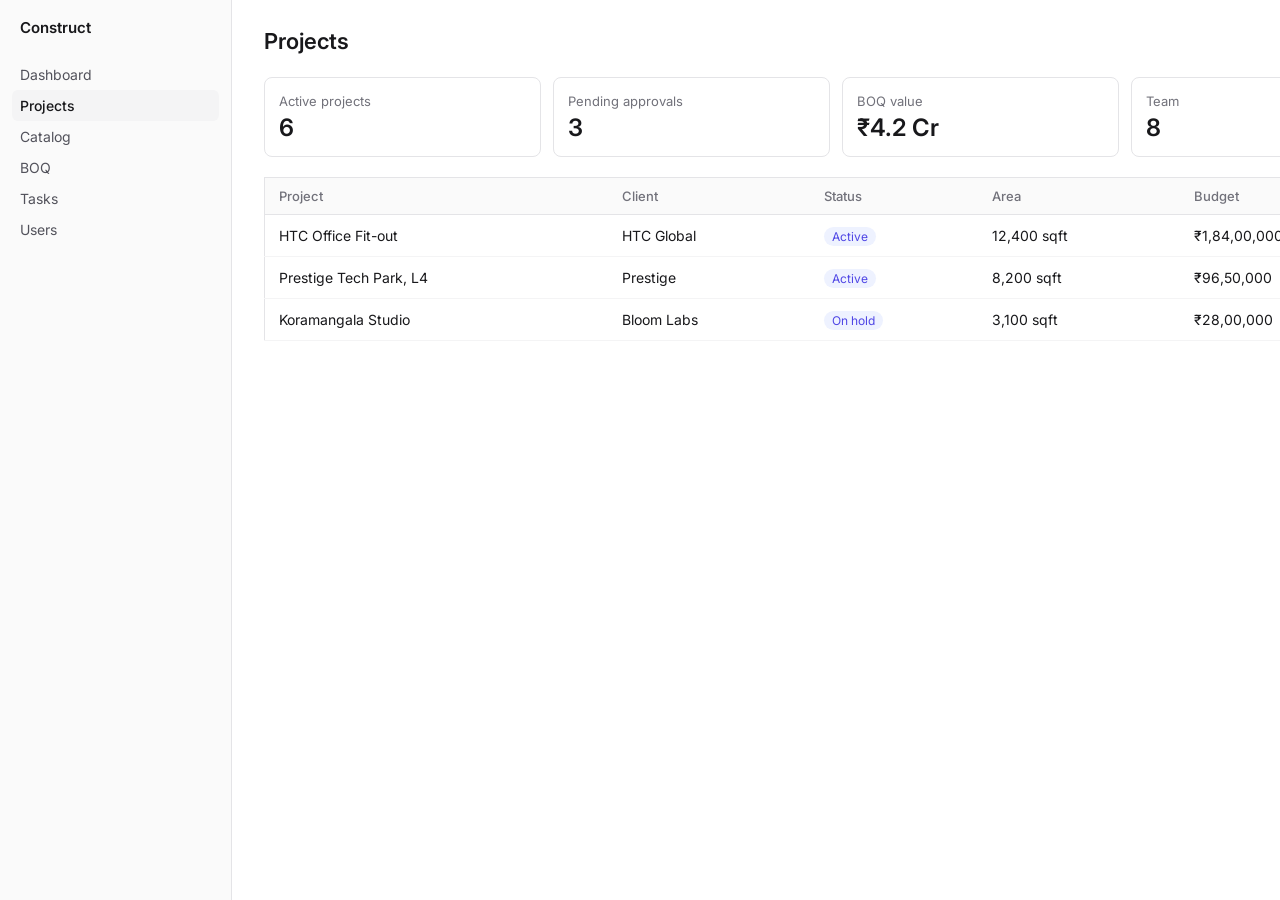
<file: .impeccable/mocks/decision/canon.html>
<!doctype html>
<html><head><meta charset="utf-8">
<link href="https://fonts.googleapis.com/css2?family=Inter:wght@400;500;600&display=swap" rel="stylesheet">
<style>
*{box-sizing:border-box;margin:0;padding:0}
body{width:1440px;height:900px;overflow:hidden;display:flex;font-family:Inter,sans-serif;background:#fff;color:#18181B;font-size:14px}
.rail{width:232px;background:#FAFAFA;border-right:1px solid #E4E4E7;padding:18px 12px}
.mark{font-weight:600;font-size:15px;margin-bottom:22px;padding:0 8px}
.rail a{display:block;padding:7px 8px;border-radius:6px;color:#52525B}.rail a.on{background:#F4F4F5;color:#18181B;font-weight:500}
main{flex:1;padding:24px 32px}
.top{display:flex;justify-content:space-between;align-items:center;margin-bottom:20px}
h1{font-size:22px;font-weight:600}
.btn{background:#4F46E5;color:#fff;padding:8px 14px;border-radius:6px;font-weight:500}
.stats{display:grid;grid-template-columns:repeat(4,1fr);gap:12px;margin-bottom:20px}
.stat{border:1px solid #E4E4E7;border-radius:8px;padding:14px}.stat span{color:#71717A;font-size:13px}.stat strong{display:block;font-size:24px;font-weight:600;margin-top:4px}
table{width:100%;border-collapse:collapse;border:1px solid #E4E4E7;border-radius:8px}
th{text-align:left;font-weight:500;color:#71717A;font-size:13px;padding:10px 14px;border-bottom:1px solid #E4E4E7;background:#FAFAFA}
td{padding:12px 14px;border-bottom:1px solid #F4F4F5}
.pill{font-size:12px;padding:2px 8px;border-radius:99px;background:#EEF2FF;color:#4F46E5}
</style></head><body>
<nav class="rail"><div class="mark">Construct</div><a>Dashboard</a><a class="on">Projects</a><a>Catalog</a><a>BOQ</a><a>Tasks</a><a>Users</a></nav>
<main><div class="top"><h1>Projects</h1><span class="btn">New project</span></div>
<div class="stats"><div class="stat"><span>Active projects</span><strong>6</strong></div><div class="stat"><span>Pending approvals</span><strong>3</strong></div><div class="stat"><span>BOQ value</span><strong>₹4.2 Cr</strong></div><div class="stat"><span>Team</span><strong>8</strong></div></div>
<table><tr><th>Project</th><th>Client</th><th>Status</th><th>Area</th><th>Budget</th></tr>
<tr><td>HTC Office Fit-out</td><td>HTC Global</td><td><span class="pill">Active</span></td><td>12,400 sqft</td><td>₹1,84,00,000</td></tr>
<tr><td>Prestige Tech Park, L4</td><td>Prestige</td><td><span class="pill">Active</span></td><td>8,200 sqft</td><td>₹96,50,000</td></tr>
<tr><td>Koramangala Studio</td><td>Bloom Labs</td><td><span class="pill">On hold</span></td><td>3,100 sqft</td><td>₹28,00,000</td></tr>
</table></main></body></html>
</file>
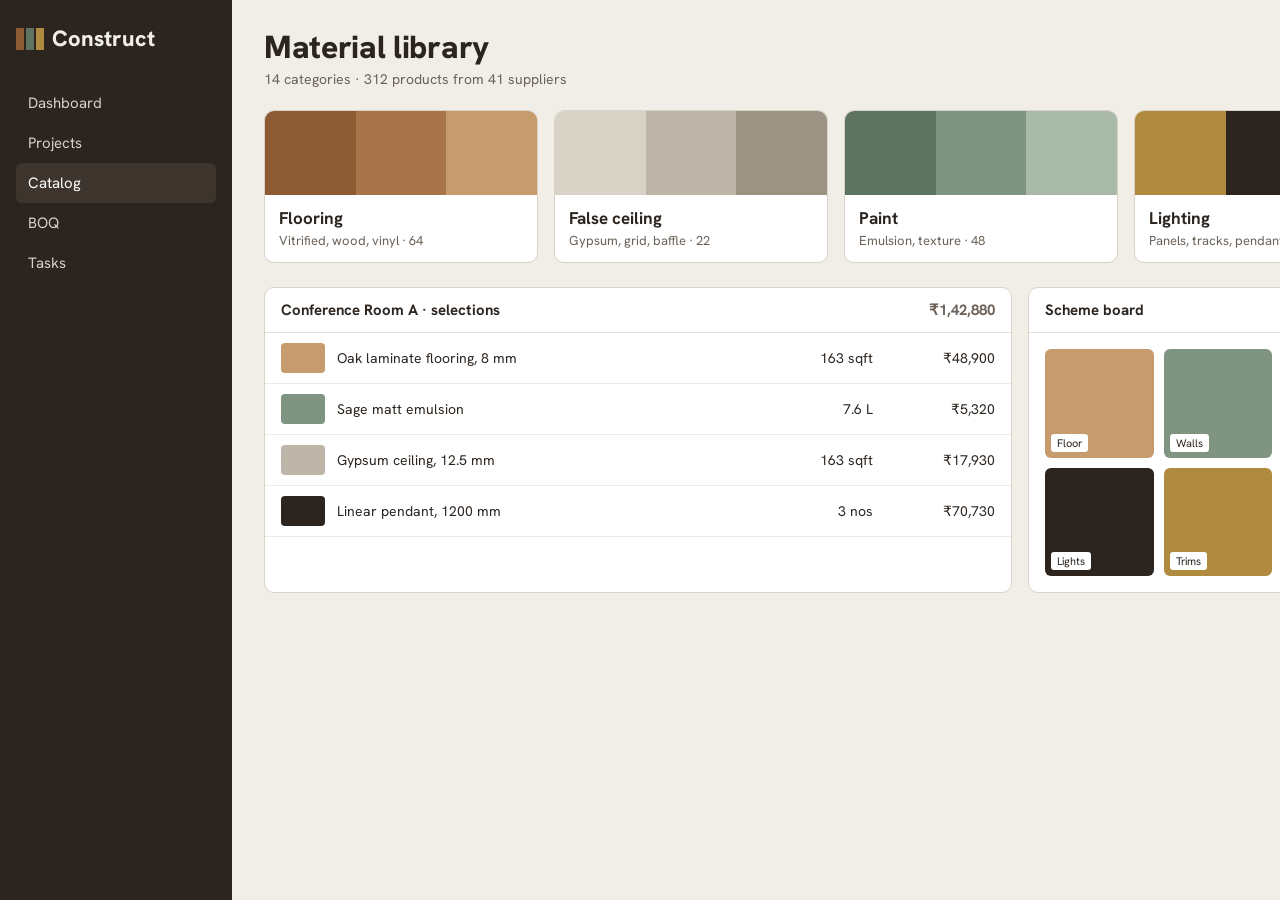
<file: .impeccable/mocks/decision/model-pick.html>
<!doctype html>
<html><head><meta charset="utf-8">
<link href="https://fonts.googleapis.com/css2?family=Hanken+Grotesk:wght@400;500;600;700;800&display=swap" rel="stylesheet">
<style>
*{box-sizing:border-box;margin:0;padding:0}
body{width:1440px;height:900px;overflow:hidden;display:flex;font-family:'Hanken Grotesk',sans-serif;background:#F1EEE8;color:#2B241F;font-variant-numeric:tabular-nums}
.rail{width:232px;background:#2B241F;color:#D8D2C7;padding:24px 16px}
.mark{font-weight:800;font-size:22px;color:#F1EEE8;margin-bottom:30px;display:flex;gap:8px;align-items:center}
.mark i{display:flex;gap:2px}.mark i b{width:8px;height:22px;display:block}
.nav a{display:block;padding:10px 12px;font-size:15px;border-radius:6px}
.nav a.on{background:#3D342D;color:#fff}
main{flex:1;padding:26px 32px}
h1{font-size:32px;font-weight:800;letter-spacing:-.01em}
.sub{color:#6B6158;font-size:14px;margin:2px 0 22px}
.grid{display:grid;grid-template-columns:repeat(4,1fr);gap:16px}
.cat{background:#fff;border:1px solid #D8D2C7;border-radius:10px;overflow:hidden}
.chips{display:flex;height:84px}.chips b{flex:1}
.cat div.t{padding:12px 14px}.cat strong{display:block;font-size:17px}.cat span{font-size:13px;color:#6B6158}
.board{margin-top:24px;display:grid;grid-template-columns:1fr 380px;gap:16px}
.panel{background:#fff;border:1px solid #D8D2C7;border-radius:10px}
.panel h3{font-size:15px;padding:12px 16px;border-bottom:1px solid #E6E1D8;display:flex;justify-content:space-between}
.row{display:grid;grid-template-columns:44px 1fr 90px 110px;align-items:center;gap:12px;padding:10px 16px;border-bottom:1px solid #EFEBE4;font-size:14px}
.sw{width:44px;height:30px;border-radius:4px}
.n{text-align:right}
.pin{display:grid;grid-template-columns:repeat(3,1fr);gap:10px;padding:16px}
.pin div{aspect-ratio:1;border-radius:6px;position:relative}.pin div span{position:absolute;left:6px;bottom:6px;font-size:11px;background:#fff;padding:2px 6px;border-radius:3px}
</style></head><body>
<nav class="rail"><div class="mark"><i><b style="background:#8C5A33"></b><b style="background:#5E7360"></b><b style="background:#B08A3E"></b></i>Construct</div>
<div class="nav"><a>Dashboard</a><a>Projects</a><a class="on">Catalog</a><a>BOQ</a><a>Tasks</a></div></nav>
<main><h1>Material library</h1><p class="sub">14 categories · 312 products from 41 suppliers</p>
<div class="grid">
<div class="cat"><div class="chips"><b style="background:#8C5A33"></b><b style="background:#A8754B"></b><b style="background:#C69B6D"></b></div><div class="t"><strong>Flooring</strong><span>Vitrified, wood, vinyl · 64</span></div></div>
<div class="cat"><div class="chips"><b style="background:#D8D2C7"></b><b style="background:#BDB5A8"></b><b style="background:#9C9385"></b></div><div class="t"><strong>False ceiling</strong><span>Gypsum, grid, baffle · 22</span></div></div>
<div class="cat"><div class="chips"><b style="background:#5E7360"></b><b style="background:#7F9481"></b><b style="background:#A9B9A9"></b></div><div class="t"><strong>Paint</strong><span>Emulsion, texture · 48</span></div></div>
<div class="cat"><div class="chips"><b style="background:#B08A3E"></b><b style="background:#2B241F"></b><b style="background:#8B8178"></b></div><div class="t"><strong>Lighting</strong><span>Panels, tracks, pendants · 37</span></div></div>
</div>
<div class="board">
<div class="panel"><h3>Conference Room A · selections <span style="color:#6B6158">₹1,42,880</span></h3>
<div class="row"><div class="sw" style="background:#C69B6D"></div><span>Oak laminate flooring, 8 mm</span><span class="n">163 sqft</span><span class="n">₹48,900</span></div>
<div class="row"><div class="sw" style="background:#7F9481"></div><span>Sage matt emulsion</span><span class="n">7.6 L</span><span class="n">₹5,320</span></div>
<div class="row"><div class="sw" style="background:#BDB5A8"></div><span>Gypsum ceiling, 12.5 mm</span><span class="n">163 sqft</span><span class="n">₹17,930</span></div>
<div class="row"><div class="sw" style="background:#2B241F"></div><span>Linear pendant, 1200 mm</span><span class="n">3 nos</span><span class="n">₹70,730</span></div></div>
<div class="panel"><h3>Scheme board</h3><div class="pin"><div style="background:#C69B6D"><span>Floor</span></div><div style="background:#7F9481"><span>Walls</span></div><div style="background:#BDB5A8"><span>Ceiling</span></div><div style="background:#2B241F"><span>Lights</span></div><div style="background:#B08A3E"><span>Trims</span></div><div style="background:#F1EEE8;border:1px dashed #BDB5A8"><span>+ Add</span></div></div></div>
</div></main></body></html>
</file>
<file: styles.css>
/* =====================================================================
   CONSTRUCT — Warm Studio
   One stylesheet for every page. Tokens first, then base, shell,
   components, page patterns, motion and the phone layout.
   ===================================================================== */

@import url('https://fonts.googleapis.com/css2?family=Inter:wght@400;500;600;700&family=Syne:wght@600;700;800&display=swap');

/* ===== Tokens ===== */
:root {
    /* Surfaces */
    --bg: #F8F7F4;
    --surface: #FFFFFF;
    --surface-raised: #F2F0EB;
    --surface-sunken: #EEECE6;
    --border: #E5E3DD;
    --border-subtle: #EDEBE6;
    --border-strong: #D3D0C8;

    /* Text — every text token passes 4.5:1 on --bg, --surface and --surface-raised */
    --text-primary: #1A1A1A;
    --text-secondary: #5F5D58;
    --text-muted: #6B6963;
    --text-faint: #A19E97; /* icons and decoration only, never text */

    /* Brand */
    --accent: #2E4F42;
    --accent-hover: #243D33;
    --accent-soft: #E6ECE8;
    --accent-glow: rgba(46, 79, 66, 0.12);

    /* Shell: the brand green owns the navigation rail */
    --shell: #233D33;
    --shell-active: rgba(255, 255, 255, 0.1);
    --shell-hover: rgba(255, 255, 255, 0.06);
    --shell-line: rgba(255, 255, 255, 0.1);
    --shell-text: #B9C7BF;
    --shell-text-strong: #F3EFE6;

    /* Status */
    --destructive: #B3362B;
    --destructive-hover: #962C23;
    --destructive-soft: #F7E6E3;
    --success: #355E45;
    --success-soft: #E4EEE7;
    --warning: #7A5C22;
    --warning-soft: #F5EDDC;
    --info: #3B5470;
    --info-soft: #E5EBF2;

    /* Type */
    --font-sans: 'Inter', -apple-system, BlinkMacSystemFont, 'Segoe UI', sans-serif;
    --font-display: 'Syne', 'Inter', sans-serif;
    --fs-12: 12px;
    --fs-13: 13px;
    --fs-14: 14px;
    --fs-16: 16px;
    --fs-20: 20px;
    --fs-24: 24px;
    --fs-28: 28px;

    /* Space (4px grid) */
    --sp-1: 4px;
    --sp-2: 8px;
    --sp-3: 12px;
    --sp-4: 16px;
    --sp-5: 20px;
    --sp-6: 24px;
    --sp-8: 32px;

    /* Shape & depth */
    --radius-sm: 4px;
    --radius-md: 6px;
    --radius-lg: 8px;
    --radius-xl: 12px;
    --shadow-sm: 0 1px 2px rgba(26, 26, 26, 0.06);
    --shadow-md: 0 4px 12px rgba(26, 26, 26, 0.08);
    --shadow-lg: 0 16px 40px rgba(26, 26, 26, 0.14);

    /* Motion */
    --ease-out: cubic-bezier(0.23, 1, 0.32, 1);
    --ease-in-out: cubic-bezier(0.77, 0, 0.175, 1);
    --ease-drawer: cubic-bezier(0.32, 0.72, 0, 1);
    --dur-press: 140ms;
    --dur-fast: 150ms;
    --dur-base: 200ms;
    --dur-slow: 280ms;

    /* Layout */
    --sidebar-w: 216px;
    --sidebar-w-collapsed: 60px;
    --mobile-bar-h: 56px;

    color-scheme: light;
}

/* ===== Reset & base ===== */
*, *::before, *::after {
    margin: 0;
    padding: 0;
    box-sizing: border-box;
}

html { -webkit-text-size-adjust: 100%; }

body {
    font-family: var(--font-sans);
    font-size: var(--fs-14);
    line-height: 1.55;
    background: var(--bg);
    color: var(--text-primary);
    min-height: 100vh;
    -webkit-font-smoothing: antialiased;
    -webkit-tap-highlight-color: transparent;
    font-feature-settings: 'cv11', 'ss01';
}

/* Figures line up in every table, total and input */
table, input, .num, .tnum { font-variant-numeric: tabular-nums; }

::selection { background: var(--accent-soft); color: var(--accent-hover); }

a { color: inherit; }

img { max-width: 100%; }

h1 {
    font-family: var(--font-display);
    font-size: var(--fs-24);
    font-weight: 700;
    letter-spacing: -0.01em;
    line-height: 1.25;
    text-wrap: balance;
}

h2, h3 { text-wrap: balance; }

/* Visible keyboard focus everywhere; mouse clicks stay quiet */
:focus { outline: none; }
:focus-visible {
    outline: 2px solid var(--accent);
    outline-offset: 2px;
    border-radius: var(--radius-sm);
}

/* ===== Form controls (base; classes and inline styles still win) ===== */
:where(input:not([type=checkbox]):not([type=radio]):not([type=file]):not([type=range]):not([type=color]), select, textarea) {
    font-family: inherit;
    font-size: var(--fs-13);
    color: var(--text-primary);
    background: var(--surface);
    border: 1px solid var(--border);
    border-radius: var(--radius-md);
    padding: 8px 12px;
    transition: border-color var(--dur-fast) ease, box-shadow var(--dur-fast) ease;
}
.modal :where(input:not([type=checkbox]):not([type=radio]):not([type=file]), select),
.search-box input, .field :where(input, select) { min-height: 38px; }
:where(textarea) { min-height: 72px; resize: vertical; line-height: 1.5; }
:where(select) {
    appearance: none;
    -webkit-appearance: none;
    padding-right: 32px;
    background-image: url("data:image/svg+xml,%3Csvg xmlns='http://www.w3.org/2000/svg' width='12' height='12' viewBox='0 0 24 24' fill='none' stroke='%236B6963' stroke-width='2.2' stroke-linecap='round' stroke-linejoin='round'%3E%3Cpath d='M6 9l6 6 6-6'/%3E%3C/svg%3E");
    background-repeat: no-repeat;
    background-position: right 10px center;
    cursor: pointer;
}
input::placeholder, textarea::placeholder { color: var(--text-muted); opacity: 1; }
input:focus, select:focus, textarea:focus {
    border-color: var(--accent) !important;
    box-shadow: 0 0 0 3px var(--accent-glow);
    outline: none;
}
input:disabled, select:disabled, textarea:disabled,
button:disabled { cursor: not-allowed; opacity: 0.55; }

input[type=checkbox], input[type=radio] { accent-color: var(--accent); width: 16px; height: 16px; cursor: pointer; }

input[type=number]::-webkit-inner-spin-button,
input[type=number]::-webkit-outer-spin-button { -webkit-appearance: none; margin: 0; }
input[type=number] { -moz-appearance: textfield; }
input[type=search]::-webkit-search-cancel-button { -webkit-appearance: none; }

label { cursor: pointer; }

.field { display: flex; flex-direction: column; gap: 6px; }
.field-label {
    font-size: var(--fs-12);
    font-weight: 600;
    color: var(--text-secondary);
}

/* ===== App shell (sidebar is injected by topbar.js) ===== */
html, body { height: 100%; }
body.sb-body { margin: 0; display: flex; overflow: hidden; }

.sb-sidebar {
    width: var(--sidebar-w);
    flex-shrink: 0;
    height: 100vh;
    height: 100dvh;
    background: var(--shell);
    color: var(--shell-text);
    display: flex;
    flex-direction: column;
    overflow: hidden;
    transition: width var(--dur-base) var(--ease-out);
    z-index: 200;
}
.sb-sidebar.collapsed { width: var(--sidebar-w-collapsed); }

.sb-sidebar-header {
    display: flex; align-items: center; gap: 10px;
    padding: 18px 16px 14px; flex-shrink: 0;
}
.sb-brand {
    display: flex; align-items: center; gap: 10px;
    text-decoration: none; color: var(--text-primary);
    border-radius: var(--radius-md);
    min-width: 0;
}
.sb-sidebar .sb-brand { color: var(--shell-text-strong); }
.sb-logo-mark {
    width: 30px; height: 30px; flex-shrink: 0;
    background: var(--accent); border-radius: 8px;
    display: flex; align-items: center; justify-content: center;
    color: #fff; font-family: var(--font-display); font-weight: 800; font-size: 15px;
}
.sb-sidebar .sb-logo-mark { background: var(--shell-text-strong); color: var(--shell); }
.sb-logo-text {
    font-family: var(--font-display); font-weight: 800; font-size: 18px;
    letter-spacing: -0.01em; white-space: nowrap;
}
.sb-sidebar.collapsed .sb-logo-text { display: none; }
.sb-sidebar.collapsed .sb-sidebar-header { justify-content: center; padding-inline: 0; }

.sb-nav { flex: 1; overflow-y: auto; padding: 8px 10px; display: flex; flex-direction: column; gap: 2px; }
.sb-nav-link {
    position: relative;
    display: flex; align-items: center; gap: 12px;
    min-height: 40px; padding: 8px 12px; border-radius: var(--radius-md);
    color: var(--shell-text); text-decoration: none;
    font-size: var(--fs-14); font-weight: 500;
    white-space: nowrap; overflow: hidden;
    border: none; background: none; cursor: pointer; width: 100%; text-align: left;
    font-family: inherit;
    transition: background-color var(--dur-fast) ease, color var(--dur-fast) ease;
}
.sb-nav-link.active { background: var(--shell-active); color: var(--shell-text-strong); font-weight: 600; }
.sb-nav-link.active::before {
    content: ""; position: absolute; left: 0; top: 10px; bottom: 10px; width: 3px;
    border-radius: 0 3px 3px 0; background: var(--shell-text-strong);
}
.sb-nav-link svg { flex-shrink: 0; width: 18px; height: 18px; opacity: 0.85; }
.sb-nav-link.active svg { opacity: 1; }
.sb-sidebar.collapsed .sb-nav-link { justify-content: center; padding: 8px; }
.sb-nav-label { flex: 1; }
.sb-sidebar.collapsed .sb-nav-label { display: none; }
.sb-cart-badge {
    background: var(--shell-text-strong); color: var(--shell); font-size: var(--fs-12); font-weight: 700;
    border-radius: 99px; padding: 0 7px; min-width: 22px; text-align: center; line-height: 20px;
    flex-shrink: 0;
}
.sb-cart-badge[data-count="0"] { background: var(--shell-active); color: var(--shell-text); }
.sb-cart-badge.bump { animation: badge-bump 360ms var(--ease-out); }
@keyframes badge-bump { 40% { transform: scale(1.18); } }
.sb-sidebar.collapsed .sb-cart-badge { display: none; }

.sb-sidebar-footer {
    border-top: 1px solid var(--shell-line); padding: 10px; flex-shrink: 0;
    display: flex; flex-direction: column; gap: 4px;
}
.sb-user {
    display: flex; align-items: center; gap: 10px;
    padding: 8px 10px; min-width: 0;
}
.sb-avatar {
    width: 30px; height: 30px; border-radius: 50%; flex-shrink: 0;
    background: var(--shell-active); color: var(--shell-text-strong);
    display: flex; align-items: center; justify-content: center;
    font-size: var(--fs-13); font-weight: 700; text-transform: uppercase;
}
.sb-user-text { min-width: 0; line-height: 1.25; }
.sb-user-name { display: block; color: var(--shell-text-strong); font-size: var(--fs-13); font-weight: 600; white-space: nowrap; overflow: hidden; text-overflow: ellipsis; }
.sb-user-role { display: block; color: var(--shell-text); font-size: var(--fs-12); text-transform: capitalize; }
.sb-sidebar.collapsed .sb-user { justify-content: center; padding-inline: 0; }
.sb-sidebar.collapsed .sb-user-text { display: none; }
.sb-footer-row { display: flex; align-items: center; gap: 4px; }
.sb-footer-row .sb-nav-link { flex: 1; }
.sb-sidebar.collapsed .sb-footer-row { flex-direction: column; }
.sb-collapse-btn {
    display: flex; align-items: center; justify-content: center;
    width: 32px; height: 32px; border-radius: var(--radius-md);
    border: none; background: transparent;
    color: var(--shell-text); cursor: pointer; flex-shrink: 0;
    transition: color var(--dur-fast) ease, background-color var(--dur-fast) ease;
}
.sb-collapse-btn svg { transition: transform var(--dur-base) var(--ease-out); }
.sb-sidebar.collapsed .sb-collapse-btn svg { transform: rotate(180deg); }
.sb-sidebar :focus-visible { outline-color: var(--shell-text-strong); }

.sb-main-wrapper { flex: 1; min-width: 0; height: 100vh; height: 100dvh; overflow-y: auto; }
.sb-main-wrapper > .page-body { min-height: 100%; }

/* Phone app bar + drawer (shown below 768px) */
.sb-mobile-bar { display: none; }
.sb-scrim { display: none; }

/* ===== Page layout ===== */
.page-body {
    display: flex;
    min-height: 100vh;
}

/* Secondary column used by catalog, BOQ and project pages */
.sidebar {
    width: 216px;
    flex-shrink: 0;
    background: var(--surface);
    border-right: 1px solid var(--border);
    padding: 20px 12px;
    display: flex;
    flex-direction: column;
    gap: 8px;
}

.main-content {
    flex: 1;
    min-width: 0;
    padding: 28px 32px 48px;
}

.main-content h1 { margin-bottom: 20px; }

.page-header {
    display: flex;
    align-items: center;
    justify-content: space-between;
    gap: var(--sp-4);
    flex-wrap: wrap;
    margin-bottom: 20px;
}
.page-header h1 { margin-bottom: 0; }
.page-subtitle { font-size: var(--fs-13); color: var(--text-muted); margin-top: 2px; }

.back-btn {
    color: var(--text-secondary);
    text-decoration: none;
    font-size: var(--fs-13);
    display: inline-flex;
    align-items: center;
    gap: 6px;
    min-height: 32px;
    padding: 4px 6px;
    margin-left: -6px;
    border-radius: var(--radius-md);
    transition: color var(--dur-fast) ease, background-color var(--dur-fast) ease;
}

/* ===== Buttons ===== */
.btn, .add-btn, .nav-btn, .edit-btn, .catalog-btn, .modal-buttons button, .tasks-toggle-btn, .view-toggle-btn {
    -webkit-user-select: none;
    user-select: none;
    touch-action: manipulation;
}

.btn, .add-btn, .catalog-btn {
    display: inline-flex;
    align-items: center;
    justify-content: center;
    gap: 6px;
    min-height: 36px;
    padding: 8px 16px;
    border-radius: var(--radius-md);
    border: 1px solid transparent;
    font-family: inherit;
    font-size: var(--fs-13);
    font-weight: 600;
    line-height: 1.2;
    text-decoration: none;
    white-space: nowrap;
    cursor: pointer;
    transition: background-color var(--dur-fast) ease, border-color var(--dur-fast) ease,
                color var(--dur-fast) ease, box-shadow var(--dur-fast) ease,
                transform var(--dur-press) var(--ease-out);
}

/* Primary */
.btn-primary, .add-btn, .catalog-btn {
    background: var(--accent);
    color: #fff;
    border-color: var(--accent);
    box-shadow: inset 0 1px 0 rgba(255, 255, 255, 0.14), 0 1px 2px rgba(35, 61, 51, 0.24);
}
label.add-btn { cursor: pointer; }
.catalog-btn { display: flex; width: 100%; margin-top: 10px; }

/* Secondary */
.btn-secondary, .edit-btn, .nav-btn {
    background: var(--surface);
    color: var(--text-primary);
    border: 1px solid var(--border);
}
.edit-btn, .nav-btn {
    display: inline-flex; align-items: center; justify-content: center; gap: 6px;
    min-height: 32px; padding: 6px 12px;
    border-radius: var(--radius-md);
    font-family: inherit; font-size: var(--fs-13); font-weight: 500;
    text-decoration: none; white-space: nowrap; cursor: pointer;
    transition: background-color var(--dur-fast) ease, border-color var(--dur-fast) ease,
                color var(--dur-fast) ease, transform var(--dur-press) var(--ease-out);
}
.nav-btn.active, .nav-btn.cart-btn { background: var(--accent); color: #fff; border-color: var(--accent); }

/* Quiet */
.btn-ghost { background: transparent; color: var(--text-secondary); border-color: transparent; }

/* Danger */
.btn-danger { background: var(--destructive); color: #fff; border-color: var(--destructive); }
.btn-danger-outline, .delete-btn {
    background: transparent !important;
    color: var(--destructive) !important;
    border: 1px solid var(--destructive) !important;
}
.modal-buttons .delete-btn { margin-right: auto; }

.btn-sm { min-height: 30px; padding: 5px 10px; font-size: var(--fs-12); }
.btn-block { width: 100%; }

/* Icon-only buttons: 32px visual, 40px hit area via padding where space allows */
.icon-btn, .dots-btn {
    display: inline-flex; align-items: center; justify-content: center;
    width: 32px; height: 32px; padding: 0;
    border: none; background: transparent;
    border-radius: var(--radius-md);
    color: var(--text-muted);
    cursor: pointer; flex-shrink: 0;
    font-size: 18px; line-height: 1;
    transition: background-color var(--dur-fast) ease, color var(--dur-fast) ease, transform var(--dur-press) var(--ease-out);
}
.icon-btn svg, .dots-btn svg { width: 18px; height: 18px; }

/* Pressed feedback on everything pressable */
.btn:active, .add-btn:active, .catalog-btn:active, .edit-btn:active, .nav-btn:active,
.icon-btn:active, .dots-btn:active, .modal-buttons button:active, .add-to-cart-btn:active,
.view-toggle-btn:active, .tasks-toggle-btn:active, .sb-collapse-btn:active, .filter-tab:active {
    transform: scale(0.97);
}

/* Hover only where a real pointer exists, so taps on site don't leave stuck states */
@media (hover: hover) and (pointer: fine) {
    .sb-nav-link:hover { background: var(--shell-hover); color: var(--shell-text-strong); }
    .sb-nav-link.active:hover { background: var(--shell-active); }
    .sb-collapse-btn:hover { color: var(--shell-text-strong); background: var(--shell-hover); }
    .back-btn:hover { color: var(--accent); background: var(--accent-soft); }
    .btn-primary:hover, .add-btn:hover, .catalog-btn:hover, .nav-btn.active:hover, .nav-btn.cart-btn:hover {
        background: var(--accent-hover); border-color: var(--accent-hover);
    }
    .btn-secondary:hover, .edit-btn:hover, .nav-btn:not(.active):not(.cart-btn):hover {
        border-color: var(--border-strong); background: var(--surface-raised);
    }
    .btn-ghost:hover { background: var(--surface-raised); color: var(--text-primary); }
    .btn-danger:hover { background: var(--destructive-hover); border-color: var(--destructive-hover); }
    .btn-danger-outline:hover, .delete-btn:hover { background: var(--destructive) !important; color: #fff !important; }
    .icon-btn:hover, .dots-btn:hover { background: var(--surface-raised); color: var(--text-primary); }
    .category-tile:hover, .product-tile-card:hover, .card-link:hover { border-color: var(--border-strong); box-shadow: var(--shadow-md); }
    .list-table tbody tr:hover td { background: var(--bg); }
    .checkbox-item:hover { background: var(--surface-raised); color: var(--text-primary); }
    .filter-tab:hover { border-color: var(--accent); color: var(--accent); }
    .add-to-cart-btn:hover { background: var(--accent-hover); }
    .view-toggle-btn:not(.active):hover { color: var(--text-primary); background: var(--surface-raised); }
    .menu-item:hover, .dropdown-item:hover { background: var(--surface-raised); }
    .boq-nav-btn:hover, .boq-cat-btn:hover { background: var(--surface-raised); color: var(--text-primary); }
    .hover-accent:hover { color: var(--accent) !important; border-color: var(--accent) !important; }
    .hover-danger:hover { color: var(--destructive) !important; border-color: var(--destructive) !important; }
    .hover-raise:hover { border-color: var(--border-strong) !important; box-shadow: var(--shadow-md); }
    .hover-bg:hover { background: var(--surface-raised) !important; }
    .hover-text:hover { color: var(--text-primary) !important; }
    .link-btn:hover { color: var(--accent-hover); text-decoration: underline; }
}

.link-btn {
    background: none; border: none; padding: 0;
    font: inherit; font-weight: 600; color: var(--accent);
    cursor: pointer; text-underline-offset: 3px;
}

/* ===== Search ===== */
.search-box { flex: 1; max-width: 360px; position: relative; }
.search-box input {
    width: 100%;
    padding-left: 34px;
    background: var(--surface) url("data:image/svg+xml,%3Csvg xmlns='http://www.w3.org/2000/svg' width='16' height='16' viewBox='0 0 24 24' fill='none' stroke='%236B6963' stroke-width='2' stroke-linecap='round' stroke-linejoin='round'%3E%3Ccircle cx='11' cy='11' r='7'/%3E%3Cpath d='M20 20l-3.5-3.5'/%3E%3C/svg%3E") no-repeat 11px center;
}

/* ===== Cards & grids ===== */
.card {
    background: var(--surface);
    border: 1px solid var(--border);
    border-radius: var(--radius-lg);
    box-shadow: var(--shadow-sm);
}

.category-grid {
    display: grid;
    grid-template-columns: repeat(auto-fill, minmax(200px, 1fr));
    gap: 12px;
}

.category-tile {
    background: var(--surface);
    border: 1px solid var(--border);
    border-radius: var(--radius-lg);
    padding: 18px;
    cursor: pointer;
    text-align: left;
    transition: border-color var(--dur-fast) ease, box-shadow var(--dur-base) var(--ease-out);
}
.tile-title { font-size: var(--fs-14); font-weight: 600; color: var(--text-primary); margin-bottom: 6px; }
.tile-desc { font-size: var(--fs-12); color: var(--text-muted); line-height: 1.5; }

/* ===== Tables ===== */
.table-wrap {
    width: 100%;
    overflow-x: auto;
    -webkit-overflow-scrolling: touch;
    border: 1px solid var(--border);
    border-radius: var(--radius-lg);
    background: var(--surface);
}
.table-wrap > table { border: none; border-radius: 0; }

.list-table {
    width: 100%;
    border-collapse: separate;
    border-spacing: 0;
    background: var(--surface);
    border-radius: var(--radius-lg);
    overflow: hidden;
    border: 1px solid var(--border);
}
.list-table th {
    padding: 10px 16px;
    text-align: left;
    font-size: var(--fs-12);
    font-weight: 600;
    letter-spacing: 0.02em;
    color: var(--text-secondary);
    border-bottom: 1px solid var(--border);
    background: var(--bg);
    white-space: nowrap;
}
.list-table td {
    padding: 12px 16px;
    font-size: var(--fs-13);
    color: var(--text-primary);
    border-bottom: 1px solid var(--border-subtle);
    vertical-align: middle;
}
.list-table tr:last-child td { border-bottom: none; }
.list-table td, .list-table th { transition: background-color var(--dur-fast) ease; }

/* Money and quantities read right-aligned */
.num, td.num, th.num { text-align: right; font-variant-numeric: tabular-nums; }

/* Compact inputs inside table cells */
.cell-input {
    padding: 5px 8px !important;
    min-height: 30px;
    border: 1px solid var(--border);
    border-radius: var(--radius-sm);
    background: var(--surface);
    font-size: var(--fs-13);
    font-variant-numeric: tabular-nums;
}
.num .cell-input, input[type=number].cell-input { text-align: right; }
.cell-input.is-staged { border-color: var(--info); background: var(--info-soft); }

/* Inline-editable text that looks like plain text until focused */
.ghost-input {
    display: block;
    width: 160px;
    margin-top: 4px;
    padding: 3px 6px !important;
    min-height: 0;
    border: 1px solid transparent !important;
    border-radius: var(--radius-sm);
    background: transparent;
    font-size: var(--fs-12);
    color: var(--text-secondary);
    transition: border-color var(--dur-fast) ease, background-color var(--dur-fast) ease;
}
.ghost-input:hover { border-color: var(--border) !important; }
.ghost-input:focus { border-color: var(--accent) !important; background: var(--surface); color: var(--text-primary); }
td > .ghost-input:only-child { font-size: var(--fs-13); }

.list-table tr.row-pending td { background: var(--warning-soft); }
.list-table tr.row-staged td { background: var(--info-soft); }

.section-title { font-size: var(--fs-14); font-weight: 600; color: var(--text-secondary); margin: 24px 0 10px; }
.section-title:first-child { margin-top: 0; }

/* ===== Forms in modals ===== */
.form-grid { display: grid; grid-template-columns: 1fr 1fr; gap: 12px; }
.form-grid-2 { display: grid; grid-template-columns: 1fr 1fr; gap: 12px; }
.input-affix { position: relative; display: block; }
.affix-left, .affix-right {
    position: absolute; top: 50%; transform: translateY(-50%);
    color: var(--text-muted); font-size: var(--fs-13); pointer-events: none;
}
.affix-left { left: 12px; }
.affix-right { right: 12px; }
@media (max-width: 767px) { .form-grid { grid-template-columns: 1fr; } }

/* ===== Projects list ===== */
.filter-bar { display: flex; gap: 8px; flex-wrap: wrap; margin-bottom: 16px; }
.project-card {
    display: flex; align-items: center; justify-content: space-between; gap: 20px;
    padding: 18px 20px; margin-bottom: 10px;
    transition: border-color var(--dur-fast) ease, box-shadow var(--dur-base) var(--ease-out);
}
.project-main { flex: 1; min-width: 0; cursor: pointer; border-radius: var(--radius-md); }
.project-title-row { display: flex; align-items: baseline; gap: 10px; flex-wrap: wrap; margin-bottom: 8px; }
.project-name { font-family: var(--font-display); font-size: var(--fs-16); font-weight: 700; }
.project-facts { display: flex; gap: 24px; flex-wrap: wrap; margin-bottom: 12px; }
.project-facts dt { font-size: var(--fs-12); color: var(--text-muted); font-weight: 500; }
.project-facts dd { font-size: var(--fs-14); font-weight: 600; font-variant-numeric: tabular-nums; }
.project-progress { display: flex; align-items: center; gap: 10px; }
.progress-track { flex: 1; max-width: 320px; height: 4px; background: var(--surface-sunken); border-radius: 99px; overflow: hidden; }
.progress-track > div { height: 100%; background: var(--accent); border-radius: 99px; }
.project-actions { display: flex; gap: 8px; align-items: center; flex-shrink: 0; }
@media (hover: hover) and (pointer: fine) {
    .project-card:hover { border-color: var(--border-strong); box-shadow: var(--shadow-md); }
}
@media (max-width: 767px) {
    .project-card { flex-direction: column; align-items: stretch; gap: 14px; padding: 16px; }
    .project-actions { justify-content: flex-start; flex-wrap: wrap; }
    .project-actions .dots-btn { margin-left: auto; }
    .filter-bar select { flex: 1 1 140px; }
}

.approval-head {
    display: flex; align-items: center; justify-content: space-between; gap: 12px; flex-wrap: wrap;
    padding: 14px 16px; background: var(--bg); border-bottom: 1px solid var(--border);
}

/* ===== Sign in ===== */
.login-body {
    display: grid; grid-template-columns: minmax(0, 1.15fr) minmax(380px, 1fr);
    min-height: 100vh; min-height: 100dvh;
    background: var(--bg);
}
.login-art {
    position: relative; overflow: hidden;
    background: var(--shell); color: var(--shell-text-strong);
    display: flex; flex-direction: column; justify-content: space-between;
    padding: 40px 48px;
}
.login-art::after {
    /* faint drafting grid, only on this panel */
    content: ""; position: absolute; inset: 0; pointer-events: none;
    background-image: linear-gradient(rgba(243,239,230,.05) 1px, transparent 1px), linear-gradient(90deg, rgba(243,239,230,.05) 1px, transparent 1px);
    background-size: 32px 32px;
}
.login-art-brand { display: flex; align-items: center; gap: 12px; position: relative; z-index: 1; }
.login-art-brand .sb-logo-mark { background: var(--shell-text-strong); color: var(--shell); width: 36px; height: 36px; font-size: 18px; }
.login-art-brand .sb-logo-text { font-size: 24px; }
.login-plan { width: min(100%, 580px); align-self: center; color: var(--shell-text-strong); position: relative; z-index: 1; }
.plan-walls path, .plan-doors path, .plan-dims path { stroke-dasharray: 1600; stroke-dashoffset: 0; }
.plan-dims, .plan-doors { opacity: 0.5; }
.plan-labels { opacity: 0.75; }
.plan-labels .area { opacity: 0.35; }
.plan-rooms .room { opacity: 0; }
.plan-measured { opacity: 0.9; stroke-dasharray: 440; stroke-dashoffset: 440; }
.plan-measured.v { stroke-dasharray: 270; stroke-dashoffset: 270; }
.plan-laser { filter: drop-shadow(0 0 4px rgba(243, 239, 230, 0.9)); }
.login-art-line {
    position: relative; z-index: 1;
    font-family: var(--font-display); font-weight: 700; font-size: clamp(28px, 3.2vw, 44px);
    line-height: 1.1; letter-spacing: -0.01em; max-width: 12ch; text-wrap: balance;
}
.login-art-line .w { transition: opacity var(--dur-base) ease; }

@media (prefers-reduced-motion: no-preference) {
    /* Intro: the plan draws itself once */
    .plan-walls path { animation: plan-draw 1.6s var(--ease-in-out) both; }
    .plan-doors path, .plan-dims path { animation: plan-draw 1.2s var(--ease-out) 0.9s both; }
    .plan-labels { animation: plan-fade 0.6s ease 1.6s both; }
    .login-card { animation: card-in 0.5s var(--ease-out) 0.15s both; }

    /* Loop (12s): each room is measured in turn while its word lights up */
    .plan-rooms .room, .plan-labels .area, .login-art-line .w { animation: 12s ease-in-out infinite both; }
    .plan-rooms .room { animation-name: room-on; }
    .plan-labels .area { animation-name: area-on; }
    .login-art-line .w { animation-name: word-on; }
    .r1, .a1, .w1 { animation-delay: 1.8s !important; }
    .r2, .a2, .w2 { animation-delay: 4.8s !important; }
    .r3, .a3, .w3 { animation-delay: 7.8s !important; }
    .r4, .a4, .w4 { animation-delay: 10.8s !important; }

    /* The dimension string fills in behind the laser dot */
    .plan-measured { animation: measure-h 6s linear 1.8s infinite both; }
    .plan-measured.v { animation-name: measure-v; }
}
.login-art.is-done * { animation-play-state: paused !important; }

@keyframes plan-draw { from { stroke-dashoffset: 1600; } }
@keyframes plan-fade { from { opacity: 0; } }
@keyframes card-in { from { opacity: 0; transform: translateY(8px); } }
@keyframes room-on { 0%, 100% { opacity: 0; } 4%, 22% { opacity: 0.12; } 27% { opacity: 0; } }
@keyframes area-on { 0%, 100% { opacity: 0.35; } 4%, 22% { opacity: 1; } 27% { opacity: 0.35; } }
@keyframes word-on { 0%, 100% { opacity: 0.4; } 4%, 22% { opacity: 1; } 27% { opacity: 0.4; } }
@keyframes measure-h { 0% { stroke-dashoffset: 440; } 40%, 48% { stroke-dashoffset: 0; opacity: 0.9; } 50%, 100% { stroke-dashoffset: 0; opacity: 0; } }
@keyframes measure-v { 0%, 50% { stroke-dashoffset: 270; opacity: 0.9; } 90%, 98% { stroke-dashoffset: 0; opacity: 0.9; } 100% { stroke-dashoffset: 0; opacity: 0; } }

.login-card {
    align-self: center; justify-self: center;
    width: 100%; max-width: 380px; padding: 40px 32px;
}
.login-brand { display: none; align-items: center; gap: 10px; margin-bottom: 28px; }
.login-brand .sb-logo-text { font-size: 22px; }
.login-title { font-size: var(--fs-28); margin-bottom: 4px; }
.login-sub { font-size: var(--fs-14); color: var(--text-muted); margin: 0 0 28px; }
.login-error { font-size: var(--fs-13); color: var(--destructive); }
@media (max-width: 900px) {
    .login-body { grid-template-columns: 1fr; }
    .login-art { display: none; }
    .login-brand { display: flex; }
    .login-card { padding: 32px 20px; }
}

/* ===== Loading skeletons ===== */
.skeleton { display: flex; flex-direction: column; gap: 14px; padding: 16px; }
.skeleton.card { padding: 20px; }
.skel-row { display: flex; flex-direction: column; gap: 7px; }
.skel {
    display: block; height: 12px; border-radius: 4px;
    background: linear-gradient(90deg, var(--surface-sunken) 0%, var(--surface-raised) 50%, var(--surface-sunken) 100%);
    background-size: 200% 100%;
    animation: skel-shimmer 1.2s linear infinite;
}
.skel-sm { height: 9px; opacity: 0.7; }
@keyframes skel-shimmer { from { background-position: 100% 0; } to { background-position: -100% 0; } }
@media (prefers-reduced-motion: reduce) { .skel { animation: none; } }

/* ===== Page transitions (same-origin navigations, where supported) ===== */
@view-transition { navigation: auto; }
.sb-sidebar { view-transition-name: app-rail; }
.sb-mobile-bar { view-transition-name: app-bar; }
::view-transition-old(root) { animation: vt-out 120ms ease both; }
::view-transition-new(root) { animation: vt-in 200ms var(--ease-out) both; }
@keyframes vt-out { to { opacity: 0; } }
@keyframes vt-in { from { opacity: 0; transform: translateY(4px); } }
::view-transition-group(app-rail), ::view-transition-group(app-bar) { animation: none; }
@media (prefers-reduced-motion: reduce) {
    ::view-transition-old(root), ::view-transition-new(root) { animation: none; }
}

/* ===== Badges ===== */
.badge {
    display: inline-flex; align-items: center; gap: 4px;
    padding: 2px 8px;
    border-radius: 99px;
    font-size: var(--fs-12);
    font-weight: 600;
    line-height: 18px;
    white-space: nowrap;
    background: var(--surface-sunken);
    color: var(--text-secondary);
}
.badge-accent  { background: var(--accent-soft);      color: var(--accent); }
.badge-success { background: var(--success-soft);     color: var(--success); }
.badge-warning { background: var(--warning-soft);     color: var(--warning); }
.badge-danger  { background: var(--destructive-soft); color: var(--destructive); }
.badge-info    { background: var(--info-soft);        color: var(--info); }

/* ===== Empty states ===== */
.empty-state {
    display: flex; flex-direction: column; align-items: center; justify-content: center;
    gap: 8px; text-align: center;
    padding: 40px 24px;
    color: var(--text-muted);
    font-size: var(--fs-13);
}
.empty-state svg { width: 28px; height: 28px; color: var(--text-faint); }
.empty-state:not(:has(svg))::before {
    content: ""; width: 40px; height: 40px; margin-bottom: 4px;
    border-radius: 12px; background-color: var(--accent-soft);
    -webkit-mask: none;
    background-image: url("data:image/svg+xml,%3Csvg xmlns='http://www.w3.org/2000/svg' width='20' height='20' viewBox='0 0 24 24' fill='none' stroke='%232E4F42' stroke-width='2' stroke-linecap='round' stroke-linejoin='round'%3E%3Cpath d='M3 3h18v18H3z'/%3E%3Cpath d='M3 9h6v12M15 3v6h6'/%3E%3C/svg%3E");
    background-repeat: no-repeat; background-position: center;
}
.empty-state strong { color: var(--text-primary); font-size: var(--fs-14); font-weight: 600; }

/* ===== Modal ===== */
.modal-overlay {
    position: fixed;
    inset: 0;
    background: rgba(26, 26, 26, 0.42);
    display: none;
    align-items: center;
    justify-content: center;
    padding: 24px;
    z-index: 999;
    opacity: 0;
    transition: opacity var(--dur-fast) ease, display var(--dur-fast) allow-discrete, overlay var(--dur-fast) allow-discrete;
}
.modal-overlay.open {
    display: flex;
    opacity: 1;
}
@starting-style {
    .modal-overlay.open { opacity: 0; }
}

.modal {
    background: var(--surface);
    border: 1px solid var(--border);
    border-radius: var(--radius-xl);
    padding: 28px;
    width: 600px;
    max-width: 100%;
    max-height: calc(100dvh - 48px);
    overflow-y: auto;
    display: flex;
    flex-direction: column;
    gap: 12px;
    box-shadow: var(--shadow-lg);
    transform: scale(1);
    transition: transform var(--dur-base) var(--ease-out);
}
@starting-style {
    .modal-overlay.open .modal { transform: scale(0.96); }
}

.modal h2 {
    font-family: var(--font-display);
    font-size: var(--fs-20);
    font-weight: 700;
    color: var(--text-primary);
    letter-spacing: -0.01em;
    line-height: 1.3;
}

.modal input:not([type=checkbox]):not([type=radio]):not([type=file]),
.modal select,
.modal textarea { width: 100%; }

.modal-buttons {
    display: flex;
    gap: 8px;
    justify-content: flex-end;
    margin-top: 8px;
    flex-wrap: wrap;
}
.modal-buttons button {
    min-height: 36px;
    padding: 8px 18px;
    border-radius: var(--radius-md);
    font-size: var(--fs-13);
    font-weight: 500;
    cursor: pointer;
    border: 1px solid var(--border);
    background: var(--surface);
    color: var(--text-primary);
    font-family: inherit;
    transition: background-color var(--dur-fast) ease, border-color var(--dur-fast) ease, color var(--dur-fast) ease, transform var(--dur-press) var(--ease-out);
}
#confirm-btn, #pdf-confirm, #mapping-confirm, .modal-buttons .btn-primary {
    background: var(--accent);
    border-color: var(--accent);
    color: #fff;
    font-weight: 600;
}
@media (hover: hover) and (pointer: fine) {
    .modal-buttons button:hover { background: var(--surface-raised); border-color: var(--border-strong); }
    #confirm-btn:hover, #pdf-confirm:hover, #mapping-confirm:hover, .modal-buttons .btn-primary:hover {
        background: var(--accent-hover); border-color: var(--accent-hover);
    }
}

.modal-close {
    margin-left: auto;
}
.modal-buttons .add-btn, .modal-buttons [id$="-confirm"], .modal-buttons [id$="-save"], .modal-buttons [id$="-apply-btn"] {
    background: var(--accent); border-color: var(--accent); color: #fff; font-weight: 600;
}
@media (hover: hover) and (pointer: fine) {
    .modal-buttons .add-btn:hover, .modal-buttons [id$="-confirm"]:hover, .modal-buttons [id$="-save"]:hover, .modal-buttons [id$="-apply-btn"]:hover {
        background: var(--accent-hover); border-color: var(--accent-hover);
    }
}
.project-head { margin-bottom: 20px; padding-bottom: 16px; border-bottom: 1px solid var(--border); }
.project-head h1 { margin-bottom: 2px; }

/* ===== Confirm / prompt dialog (ui.js) ===== */
.ui-dialog .modal { width: 420px; gap: 8px; }
.ui-dialog-message { font-size: var(--fs-14); color: var(--text-secondary); line-height: 1.55; white-space: pre-line; }
.ui-dialog .modal-buttons .ui-danger { background: var(--destructive); border-color: var(--destructive); color: #fff; font-weight: 600; }
@media (hover: hover) and (pointer: fine) {
    .ui-dialog .modal-buttons .ui-danger:hover { background: var(--destructive-hover); border-color: var(--destructive-hover); }
}

/* ===== Dropdown menus ===== */
.menu {
    position: absolute;
    top: calc(100% + 6px);
    right: 0;
    min-width: 180px;
    background: var(--surface);
    border: 1px solid var(--border);
    border-radius: var(--radius-lg);
    box-shadow: var(--shadow-md);
    padding: 4px;
    z-index: 50;
    transform-origin: top right;
}
.menu.open, #add-menu-dropdown.open {
    opacity: 1;
    transform: scale(1);
    transition: opacity var(--dur-fast) var(--ease-out), transform var(--dur-fast) var(--ease-out);
}
@starting-style {
    .menu.open, #add-menu-dropdown.open { opacity: 0; transform: scale(0.97); }
}
.menu-item, .dropdown-item {
    display: flex; align-items: center; gap: 8px;
    width: 100%;
    min-height: 34px;
    padding: 8px 10px;
    border: none; background: none;
    border-radius: var(--radius-md);
    font-family: inherit; font-size: var(--fs-13);
    color: var(--text-primary);
    text-align: left; cursor: pointer;
    transition: background-color var(--dur-fast) ease;
}
.menu-item.danger { color: var(--destructive); }

/* ===== Supplier form ===== */
.supplier-form-grid { display: flex; gap: 20px; }
.form-column { flex: 1; display: flex; flex-direction: column; gap: 10px; }

/* ===== Checkbox list ===== */
.checkbox-grid { display: grid; grid-template-columns: 1fr 1fr; gap: 4px 8px; }
.checkbox-item {
    display: flex; align-items: center; gap: 8px;
    font-size: var(--fs-13);
    color: var(--text-secondary);
    cursor: pointer;
    padding: 6px 8px;
    border-radius: var(--radius-sm);
    transition: background-color var(--dur-fast) ease, color var(--dur-fast) ease;
}
.checkbox-item input[type="checkbox"] { flex-shrink: 0; padding: 0; border: none; }

/* ===== Filter tabs (supplier sub-categories) ===== */
.filter-tab {
    display: flex; flex-direction: column; align-items: center; justify-content: center;
    gap: 4px;
    min-height: 64px;
    padding: 10px 6px;
    border-radius: var(--radius-md);
    border: 1px solid var(--border);
    background: var(--surface);
    color: var(--text-secondary);
    font-size: var(--fs-12);
    font-weight: 500;
    cursor: pointer;
    font-family: inherit;
    text-align: center;
    line-height: 1.3;
    transition: border-color var(--dur-fast) ease, color var(--dur-fast) ease, background-color var(--dur-fast) ease, transform var(--dur-press) var(--ease-out);
}
.filter-tab.active { background: var(--accent-soft); border-color: var(--accent); color: var(--accent); font-weight: 600; }

.material-symbols-outlined {
    font-variation-settings: 'FILL' 0, 'wght' 300, 'GRAD' 0, 'opsz' 24;
    font-size: 22px !important;
    display: block;
}

/* ===== Product grid ===== */
.product-grid {
    display: grid;
    grid-template-columns: repeat(auto-fill, minmax(220px, 1fr));
    gap: 16px;
}

.product-tile-card {
    background: var(--surface);
    border: 1px solid var(--border);
    border-radius: var(--radius-lg);
    overflow: hidden;
    display: flex;
    flex-direction: column;
    transition: border-color var(--dur-fast) ease, box-shadow var(--dur-base) var(--ease-out);
}
.product-tile-image {
    position: relative;
    width: 100%;
    aspect-ratio: 4 / 3;
    background: var(--surface-raised);
    display: flex;
    align-items: center;
    justify-content: center;
    color: var(--text-faint);
}
.product-tile-image img { width: 100%; height: 100%; object-fit: cover; }
.product-tile-placeholder { display: flex; align-items: center; justify-content: center; color: var(--text-faint); }
.product-tile-placeholder svg { width: 32px; height: 32px; }
.product-tile-dots {
    position: absolute;
    top: 8px; right: 8px;
    background: var(--surface);
    border: 1px solid var(--border);
    border-radius: 50%;
    width: 30px; height: 30px;
    display: flex; align-items: center; justify-content: center;
    box-shadow: var(--shadow-sm);
}
.product-tile-body { padding: 14px; display: flex; flex-direction: column; gap: 4px; }
.product-tile-name {
    font-size: var(--fs-14); font-weight: 600; color: var(--text-primary);
    margin-bottom: 4px;
    white-space: nowrap; overflow: hidden; text-overflow: ellipsis;
}
.product-tile-row { display: flex; justify-content: space-between; gap: 8px; font-size: var(--fs-12); }
.product-tile-row span:first-child { color: var(--text-muted); }
.product-tile-row span:last-child {
    color: var(--text-primary); font-weight: 500; text-align: right;
    white-space: nowrap; overflow: hidden; text-overflow: ellipsis; max-width: 60%;
}
.product-tile-footer {
    display: flex; align-items: center; justify-content: space-between;
    margin-top: 8px; padding-top: 10px;
    border-top: 1px solid var(--border-subtle);
}
.product-tile-price { font-size: var(--fs-16); font-weight: 700; color: var(--accent); font-variant-numeric: tabular-nums; }

.add-to-cart-btn {
    width: 32px; height: 32px;
    border-radius: 50%;
    background: var(--accent);
    color: #fff;
    border: none;
    font-size: 18px;
    cursor: pointer;
    display: flex; align-items: center; justify-content: center;
    line-height: 1;
    flex-shrink: 0;
    transition: background-color var(--dur-fast) ease, transform var(--dur-press) var(--ease-out);
}

#cart-count { font-variant-numeric: tabular-nums; }

/* ===== View toggle / segmented control ===== */
.view-toggle, .segmented {
    display: inline-flex;
    background: var(--surface-raised);
    border: 1px solid var(--border);
    border-radius: var(--radius-md);
    padding: 3px;
    gap: 2px;
}
.view-toggle-btn, .segmented > button, .tasks-toggle-btn {
    display: inline-flex; align-items: center; justify-content: center; gap: 6px;
    min-height: 30px;
    padding: 4px 12px;
    background: transparent;
    border: none;
    border-radius: 4px;
    font-size: var(--fs-13);
    font-weight: 500;
    color: var(--text-secondary);
    cursor: pointer;
    font-family: inherit;
    transition: background-color var(--dur-fast) ease, color var(--dur-fast) ease, box-shadow var(--dur-fast) ease, transform var(--dur-press) var(--ease-out);
}
.view-toggle-btn svg { width: 15px; height: 15px; }
.view-toggle-btn.active, .segmented > button.active, .tasks-toggle-btn.active {
    background: var(--surface);
    color: var(--text-primary);
    font-weight: 600;
    box-shadow: var(--shadow-sm);
}

/* ===== Compare tray (products) ===== */
.compare-tray {
    position: fixed; bottom: 0; left: 0; right: 0; z-index: 500;
    display: flex; align-items: center; gap: 12px;
    padding: 12px 24px calc(12px + env(safe-area-inset-bottom));
    background: var(--surface); border-top: 1px solid var(--border);
    box-shadow: 0 -4px 20px rgba(26, 26, 26, 0.08);
}
.compare-tray > div { display: flex; gap: 8px; flex: 1; overflow-x: auto; min-width: 0; }

/* ===== Thumbnails ===== */
.list-thumb { width: 40px; height: 40px; border-radius: var(--radius-sm); object-fit: cover; }
.list-thumb-placeholder {
    width: 40px; height: 40px;
    border-radius: var(--radius-sm);
    background: var(--surface-raised);
    border: 1px solid var(--border);
    display: flex; align-items: center; justify-content: center;
    color: var(--text-faint);
}
.list-thumb-placeholder svg { width: 18px; height: 18px; }

/* ===== Supplier / product meta ===== */
.supplier-name, .product-name { font-size: var(--fs-16); font-weight: 600; color: var(--text-primary); margin-bottom: 8px; }
.supplier-meta, .product-meta { font-size: var(--fs-13); color: var(--text-muted); margin-bottom: 4px; line-height: 1.5; }

/* ===== Section nav (BOQ / project secondary column) ===== */
.boq-nav-btn {
    display: flex; align-items: center; gap: 8px;
    min-height: 36px;
    padding: 8px 10px;
    border-radius: var(--radius-md);
    border: none;
    background: transparent;
    color: var(--text-secondary);
    font-size: var(--fs-13);
    font-weight: 500;
    font-family: inherit;
    cursor: pointer;
    width: 100%;
    text-align: left;
    transition: background-color var(--dur-fast) ease, color var(--dur-fast) ease;
}
.boq-nav-btn.active { background: var(--accent-soft); color: var(--accent); font-weight: 600; }

.boq-cat-btn {
    display: block;
    width: 100%;
    min-height: 32px;
    padding: 6px 10px;
    border-radius: var(--radius-sm);
    border: none;
    background: transparent;
    color: var(--text-secondary);
    font-size: var(--fs-13);
    font-family: inherit;
    cursor: pointer;
    text-align: left;
    white-space: nowrap;
    overflow: hidden;
    text-overflow: ellipsis;
    transition: background-color var(--dur-fast) ease, color var(--dur-fast) ease;
}
.boq-cat-btn.active { color: var(--accent); font-weight: 600; background: var(--accent-soft); }

.boq-table th, .boq-table td { white-space: nowrap; }
#summary-tfoot tr td, #category-tfoot tr td { padding: 12px 16px; font-size: var(--fs-13); color: var(--text-secondary); }

/* BOQ header + import mapping */
.boq-actions { margin-left: auto; flex-wrap: wrap; }
.btn.is-confirmed { background: var(--success-soft); color: var(--success); border-color: var(--success-soft); }
.map-grid { display: grid; grid-template-columns: 140px 1fr; gap: 8px 12px; align-items: center; margin-bottom: 12px; font-size: var(--fs-13); }
.map-grid select { width: 100%; }
@media (max-width: 767px) { .map-grid { grid-template-columns: 1fr; gap: 4px; } .map-grid select { margin-bottom: 8px; } .boq-actions { margin-left: 0; } }

/* ===== Project: floor plan + room detail ===== */
.totals-bar { display: flex; flex-wrap: wrap; gap: 12px 24px; padding: 4px 0 14px; margin-bottom: 14px; border-bottom: 1px solid var(--border); }
.total-field { display: flex; align-items: center; gap: 8px; }
.floor-toolbar { display: flex; align-items: center; justify-content: space-between; gap: 12px; flex-wrap: wrap; margin-bottom: 16px; }
.layout-split { display: flex; gap: 16px; height: calc(100vh - 260px); min-height: 420px; }
.layout-drawing { flex: 1; min-width: 0; border: 1px solid var(--border); border-radius: var(--radius-lg); position: relative; overflow: hidden; background: var(--surface); }
.layout-rooms { width: 300px; flex-shrink: 0; overflow-y: auto; display: flex; flex-direction: column; gap: 8px; }

.room-header {
    display: flex; align-items: center; gap: 16px;
    min-height: 60px; padding: 8px 20px;
    background: var(--surface); border-bottom: 1px solid var(--border);
}
.room-title { display: flex; align-items: center; gap: 8px; min-width: 0; }
.room-name { font-family: var(--font-display); font-size: var(--fs-16); font-weight: 700; white-space: nowrap; overflow: hidden; text-overflow: ellipsis; }
.room-divider { width: 1px; height: 28px; background: var(--border); flex-shrink: 0; }
.room-dims { display: flex; align-items: center; gap: 16px; flex: 1; }
.dim-field { display: flex; align-items: center; gap: 6px; }
.dim-label { font-size: var(--fs-12); font-weight: 600; color: var(--text-secondary); }
.dim-unit { font-size: var(--fs-12); color: var(--text-muted); }
.dim-input {
    width: 84px; padding: 6px 8px !important; text-align: center;
    font-size: var(--fs-13); font-weight: 600; background: var(--surface);
}
.room-stats { display: flex; align-items: center; gap: 20px; }
.room-stat { display: flex; flex-direction: column; gap: 1px; }
.room-stat-label { font-size: var(--fs-12); color: var(--text-muted); font-weight: 500; }
.room-stat-value { font-size: var(--fs-14); font-weight: 700; color: var(--text-primary); font-variant-numeric: tabular-nums; }
.room-grid {
    display: grid; grid-template-columns: minmax(0, 1fr) 300px 260px; gap: 10px;
    padding: 12px; height: calc(100vh - 68px); background: var(--bg);
}
.room-grid > * { min-height: 0; }

@media (max-width: 1100px) {
    .room-header { flex-wrap: wrap; }
    .room-grid { grid-template-columns: minmax(0, 1fr) 280px; height: auto; }
    .room-grid > :first-child { grid-row: span 2; min-height: 480px; }
}

@media (max-width: 767px) {
    .layout-split { flex-direction: column; height: auto; min-height: 0; }
    .layout-drawing { height: 60vh; min-height: 320px; flex: none; }
    .layout-rooms { width: 100%; overflow: visible; }

    .room-header { padding: 10px 12px; gap: 10px 12px; }
    .room-title { flex-basis: 100%; }
    .room-divider { display: none; }
    .room-dims { flex-basis: 100%; gap: 8px; justify-content: space-between; }
    .dim-field { flex: 1; min-width: 0; }
    .dim-input { width: 100%; min-height: 44px; font-size: 16px; }
    .room-stats { flex: 1; gap: 16px; }
    .room-delete { margin-left: auto; }
    .room-grid { grid-template-columns: 1fr; height: auto; padding: 10px; }
    .room-grid > :first-child { grid-row: auto; min-height: 300px; }
}

/* ===== Small text helpers (replace repeated inline styles) ===== */
.text-muted { color: var(--text-muted); }
.text-secondary { color: var(--text-secondary); }
.text-primary { color: var(--text-primary); }
.text-accent { color: var(--accent); }
.text-danger { color: var(--destructive); }
.text-12 { font-size: var(--fs-12); }
.text-13 { font-size: var(--fs-13); }
.text-14 { font-size: var(--fs-14); }
.fw-500 { font-weight: 500; }
.fw-600 { font-weight: 600; }
.label-caps {
    font-size: var(--fs-12);
    font-weight: 600;
    color: var(--text-secondary);
    letter-spacing: 0.02em;
    margin-bottom: 4px;
}
.row { display: flex; align-items: center; gap: 8px; }
.row-between { display: flex; align-items: center; justify-content: space-between; gap: 8px; }
.stack { display: flex; flex-direction: column; gap: 8px; }
.grow { flex: 1; min-width: 0; }
.hidden { display: none !important; }
.sr-only {
    position: absolute; width: 1px; height: 1px; padding: 0; margin: -1px;
    overflow: hidden; clip: rect(0, 0, 0, 0); white-space: nowrap; border: 0;
}

/* Disclosure chevron */
.chev { display: inline-flex; transition: transform var(--dur-base) var(--ease-out); }
.chev.open { transform: rotate(180deg); }

/* Inline SVG icons from ui.js */
.ic { width: 16px; height: 16px; flex-shrink: 0; display: inline-block; vertical-align: -3px; }

/* ===== Scrollbars ===== */
* { scrollbar-width: thin; scrollbar-color: var(--border-strong) transparent; }
::-webkit-scrollbar { width: 8px; height: 8px; }
::-webkit-scrollbar-track { background: transparent; }
::-webkit-scrollbar-thumb { background: var(--border-strong); border-radius: 99px; border: 2px solid transparent; background-clip: padding-box; }
::-webkit-scrollbar-thumb:hover { background: var(--text-faint); background-clip: padding-box; }

/* ===== Toasts ===== */
#toast-container {
    position: fixed;
    bottom: 24px;
    right: 24px;
    z-index: 9999;
    display: flex;
    flex-direction: column;
    align-items: flex-end;
    gap: 8px;
    pointer-events: none;
}
.toast {
    padding: 11px 14px;
    border-radius: var(--radius-lg);
    font-size: var(--fs-13);
    font-family: var(--font-sans);
    font-weight: 500;
    color: #fff;
    max-width: 360px;
    box-shadow: var(--shadow-lg);
    pointer-events: auto;
    display: flex;
    align-items: center;
    gap: 10px;
    cursor: pointer;
    background: var(--text-primary);
    opacity: 1;
    transform: translateY(0);
    transition: opacity var(--dur-base) var(--ease-out), transform var(--dur-base) var(--ease-out);
}
@starting-style {
    .toast { opacity: 0; transform: translateY(12px); }
}
.toast.leaving {
    opacity: 0;
    transform: translateY(8px);
    transition-duration: var(--dur-fast);
}
.toast svg { width: 16px; height: 16px; flex-shrink: 0; }
.toast.success { background: var(--accent); }
.toast.error { background: var(--destructive); }
.toast.info { background: var(--text-primary); }
.toast.warning { background: var(--warning); }

/* ===== Progress bar & loading ===== */
#progress-bar {
    position: fixed;
    top: 0;
    left: 0;
    height: 2px;
    background: var(--accent);
    z-index: 9999;
    width: 0%;
    pointer-events: none;
}

#loading-overlay {
    position: fixed;
    inset: 0;
    display: flex;
    align-items: center;
    justify-content: center;
    z-index: 9998;
    pointer-events: none;
    opacity: 0;
    animation: loading-in var(--dur-base) ease 300ms forwards; /* only shows for slow requests */
}
#loading-overlay .spinner {
    width: 28px; height: 28px;
    border: 2.5px solid var(--border);
    border-top-color: var(--accent);
    border-radius: 50%;
    animation: spin 0.6s linear infinite;
}
@keyframes loading-in { to { opacity: 1; } }
@keyframes spin { to { transform: rotate(360deg); } }

/* ===== Reduced motion: keep fades, drop movement ===== */
@media (prefers-reduced-motion: reduce) {
    .modal, .toast, .sb-sidebar, .sb-collapse-btn svg { transition-property: opacity !important; }
    .btn:active, .add-btn:active, .catalog-btn:active, .edit-btn:active, .nav-btn:active,
    .icon-btn:active, .dots-btn:active, .modal-buttons button:active, .add-to-cart-btn:active,
    .view-toggle-btn:active, .tasks-toggle-btn:active, .filter-tab:active { transform: none; }
    @starting-style {
        .modal-overlay.open .modal { transform: none; }
        .toast { transform: none; }
    }
}

/* =====================================================================
   Tablet
   ===================================================================== */
@media (max-width: 1100px) {
    .main-content { padding: 24px 24px 40px; }
    .sidebar { width: 196px; }
}

/* =====================================================================
   Phone & small tablet: app bar + drawer, stacked secondary nav,
   scrollable tables, sheet-style modals.
   ===================================================================== */
@media (max-width: 767px) {
    body.sb-body { flex-direction: column; }

    .sb-mobile-bar {
        display: flex;
        align-items: center;
        gap: 10px;
        height: var(--mobile-bar-h);
        padding: 0 12px;
        padding-top: env(safe-area-inset-top);
        background: var(--shell);
        color: var(--shell-text-strong);
        flex-shrink: 0;
        position: relative;
        z-index: 150;
    }
    .sb-mobile-bar .icon-btn { width: 40px; height: 40px; color: var(--shell-text-strong); }
    .sb-mobile-bar .sb-brand { color: var(--shell-text-strong); }
    .sb-mobile-bar .sb-logo-mark { background: var(--shell-text-strong); color: var(--shell); }
    .sb-mobile-bar .sb-logo-mark { width: 28px; height: 28px; font-size: 14px; }
    .sb-mobile-title {
        font-weight: 600; font-size: var(--fs-14);
        white-space: nowrap; overflow: hidden; text-overflow: ellipsis;
        flex: 1; min-width: 0;
    }

    .sb-sidebar,
    .sb-sidebar.collapsed {
        position: fixed;
        top: 0; left: 0; bottom: 0;
        width: min(280px, 82vw);
        transform: translateX(-100%);
        transition: transform var(--dur-slow) var(--ease-drawer), box-shadow var(--dur-slow) ease;
        box-shadow: none;
        padding-top: env(safe-area-inset-top);
        visibility: hidden;
    }
    .sb-sidebar.collapsed .sb-logo-text,
    .sb-sidebar.collapsed .sb-nav-label,
    .sb-sidebar.collapsed .sb-cart-badge,
    .sb-sidebar.collapsed .sb-user-text { display: revert; }
    .sb-sidebar.collapsed .sb-user, .sb-sidebar.collapsed .sb-sidebar-header { justify-content: flex-start; padding-inline: 10px; }
    .sb-sidebar.collapsed .sb-nav-link { justify-content: flex-start; padding: 8px 10px; }
    .sb-sidebar.drawer-open { transform: translateX(0); box-shadow: var(--shadow-lg); visibility: visible; }
    .sb-sidebar:not(.drawer-open) { transition: transform var(--dur-slow) var(--ease-drawer), visibility 0s linear var(--dur-slow); }
    .sb-collapse-btn { display: none; }
    .sb-sidebar .sb-footer-row { flex-direction: row; }
    .sb-nav-link { min-height: 44px; }

    .sb-scrim {
        display: block;
        position: fixed; inset: 0;
        background: rgba(26, 26, 26, 0.36);
        z-index: 190;
        opacity: 0;
        pointer-events: none;
        transition: opacity var(--dur-slow) ease;
    }
    .sb-scrim.visible { opacity: 1; pointer-events: auto; }

    .sb-main-wrapper { height: auto; flex: 1; min-height: 0; }

    .page-body { flex-direction: column; min-height: 0; }

    /* Secondary column becomes a horizontal strip above the content */
    .sidebar {
        width: 100%;
        border-right: none;
        border-bottom: 1px solid var(--border);
        padding: 10px 16px;
        flex-direction: row;
        flex-wrap: nowrap;
        align-items: center;
        gap: 6px;
        overflow-x: auto;
        scrollbar-width: none;
    }
    .sidebar::-webkit-scrollbar { display: none; }
    .sidebar:has(#filter-tabs), .sidebar:has(#category-nav) { flex-wrap: wrap; }
    .sidebar .boq-nav-btn { white-space: nowrap; min-height: 40px; }
    .sidebar [style*="margin-top:auto"] { margin-top: 0 !important; padding-top: 0 !important; border-top: none !important; }
    .totals-bar .total-field { flex: 1 1 140px; }
    .totals-bar .dim-input { width: 100%; }
    .sidebar > * { flex-shrink: 0; }
    .sidebar .boq-nav-btn { width: auto; }
    .sidebar .add-btn, .sidebar .catalog-btn, .sidebar .btn-block { width: auto !important; margin-top: 0 !important; }
    .sidebar #filter-tabs { width: 100%; grid-template-columns: repeat(auto-fill, minmax(96px, 1fr)) !important; margin-top: 4px !important; }

    .main-content { padding: 16px 16px 40px; }
    .main-content h1 { font-size: 22px; }
    .page-header { margin-bottom: 16px; }
    .search-box { max-width: none; flex-basis: 100%; }

    /* Wide tables scroll sideways inside their own box instead of the page */
    .main-content table {
        display: block;
        max-width: 100%;
        overflow-x: auto;
        -webkit-overflow-scrolling: touch;
    }
    .main-content .table-wrap > table { display: table; }

    .category-grid { grid-template-columns: repeat(auto-fill, minmax(150px, 1fr)); }
    /* One product per row: image on the left, details on the right */
    .product-grid { grid-template-columns: 1fr; gap: 10px; }
    .product-tile-card { flex-direction: row; }
    .product-tile-image { width: 112px; aspect-ratio: auto; flex-shrink: 0; align-self: stretch; min-height: 140px; }
    .product-tile-dots { top: 6px; right: 6px; }
    .product-tile-body { flex: 1; min-width: 0; padding: 12px 14px; }
    .product-tile-footer { margin-top: 6px; padding-top: 8px; }

    .supplier-form-grid { flex-direction: column; gap: 10px; }
    .checkbox-grid { grid-template-columns: 1fr; }

    /* Modals become bottom sheets */
    .modal-overlay { align-items: flex-end; padding: 0; }
    .modal {
        width: 100% !important;
        max-width: 100% !important;
        max-height: 92dvh;
        border-radius: 16px 16px 0 0;
        border-bottom: none;
        padding: 20px 16px calc(20px + env(safe-area-inset-bottom));
        transform: translateY(0);
        transition: transform var(--dur-slow) var(--ease-drawer);
    }
    @starting-style {
        .modal-overlay.open .modal { transform: translateY(24px); }
    }
    .modal-buttons { position: sticky; bottom: calc(-20px - env(safe-area-inset-bottom)); background: var(--surface); padding-top: 8px; }
    .modal-buttons button { flex: 1; min-height: 44px; }
    .modal-buttons .delete-btn { flex: 0 0 auto; }

    /* Comfortable touch targets */
    .btn, .add-btn, .catalog-btn { min-height: 40px; }
    .edit-btn, .nav-btn { min-height: 36px; }
    .icon-btn, .dots-btn { width: 36px; height: 36px; }
    :where(input:not([type=checkbox]):not([type=radio]):not([type=file]), select, textarea) { font-size: 16px; }
    .modal :where(input:not([type=checkbox]):not([type=radio]):not([type=file]), select) { min-height: 44px; }

    #toast-container { left: 16px; right: 16px; bottom: calc(16px + env(safe-area-inset-bottom)); align-items: stretch; }
    .toast { max-width: none; }
}
</file>
